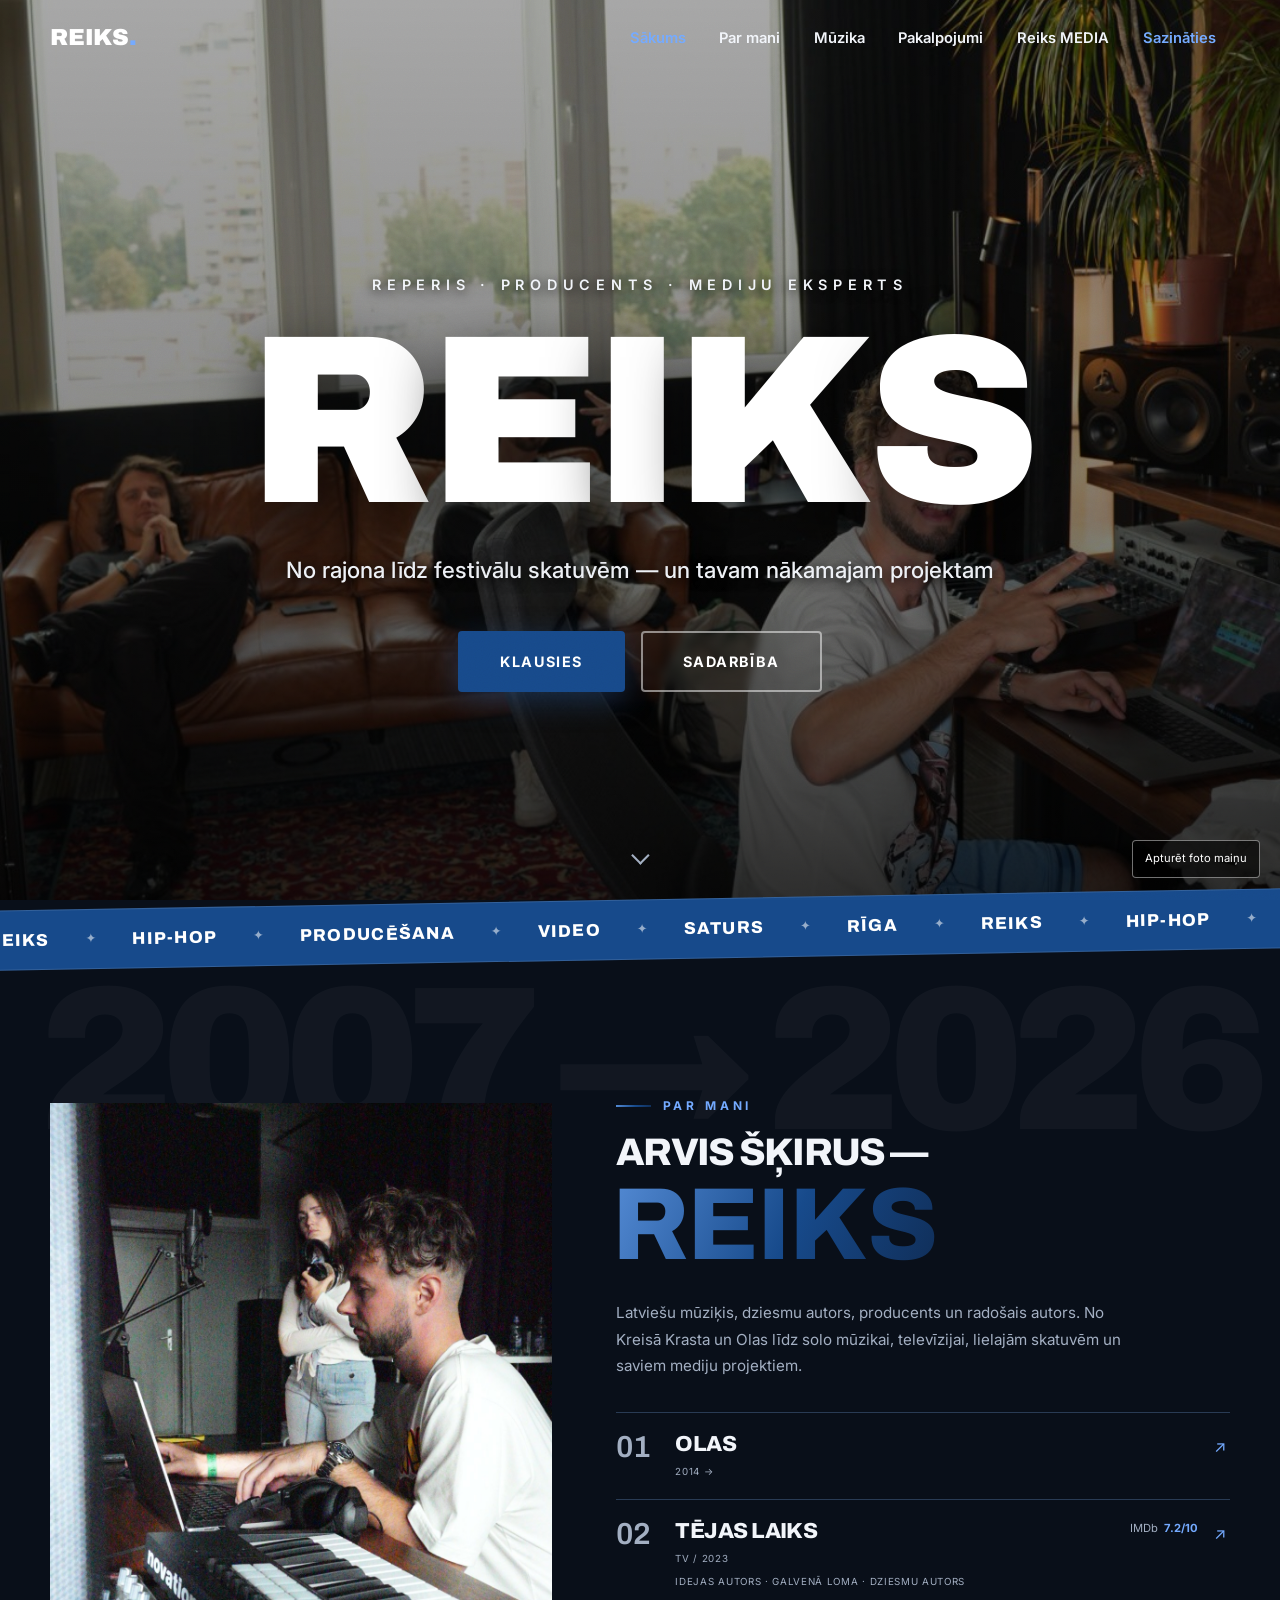
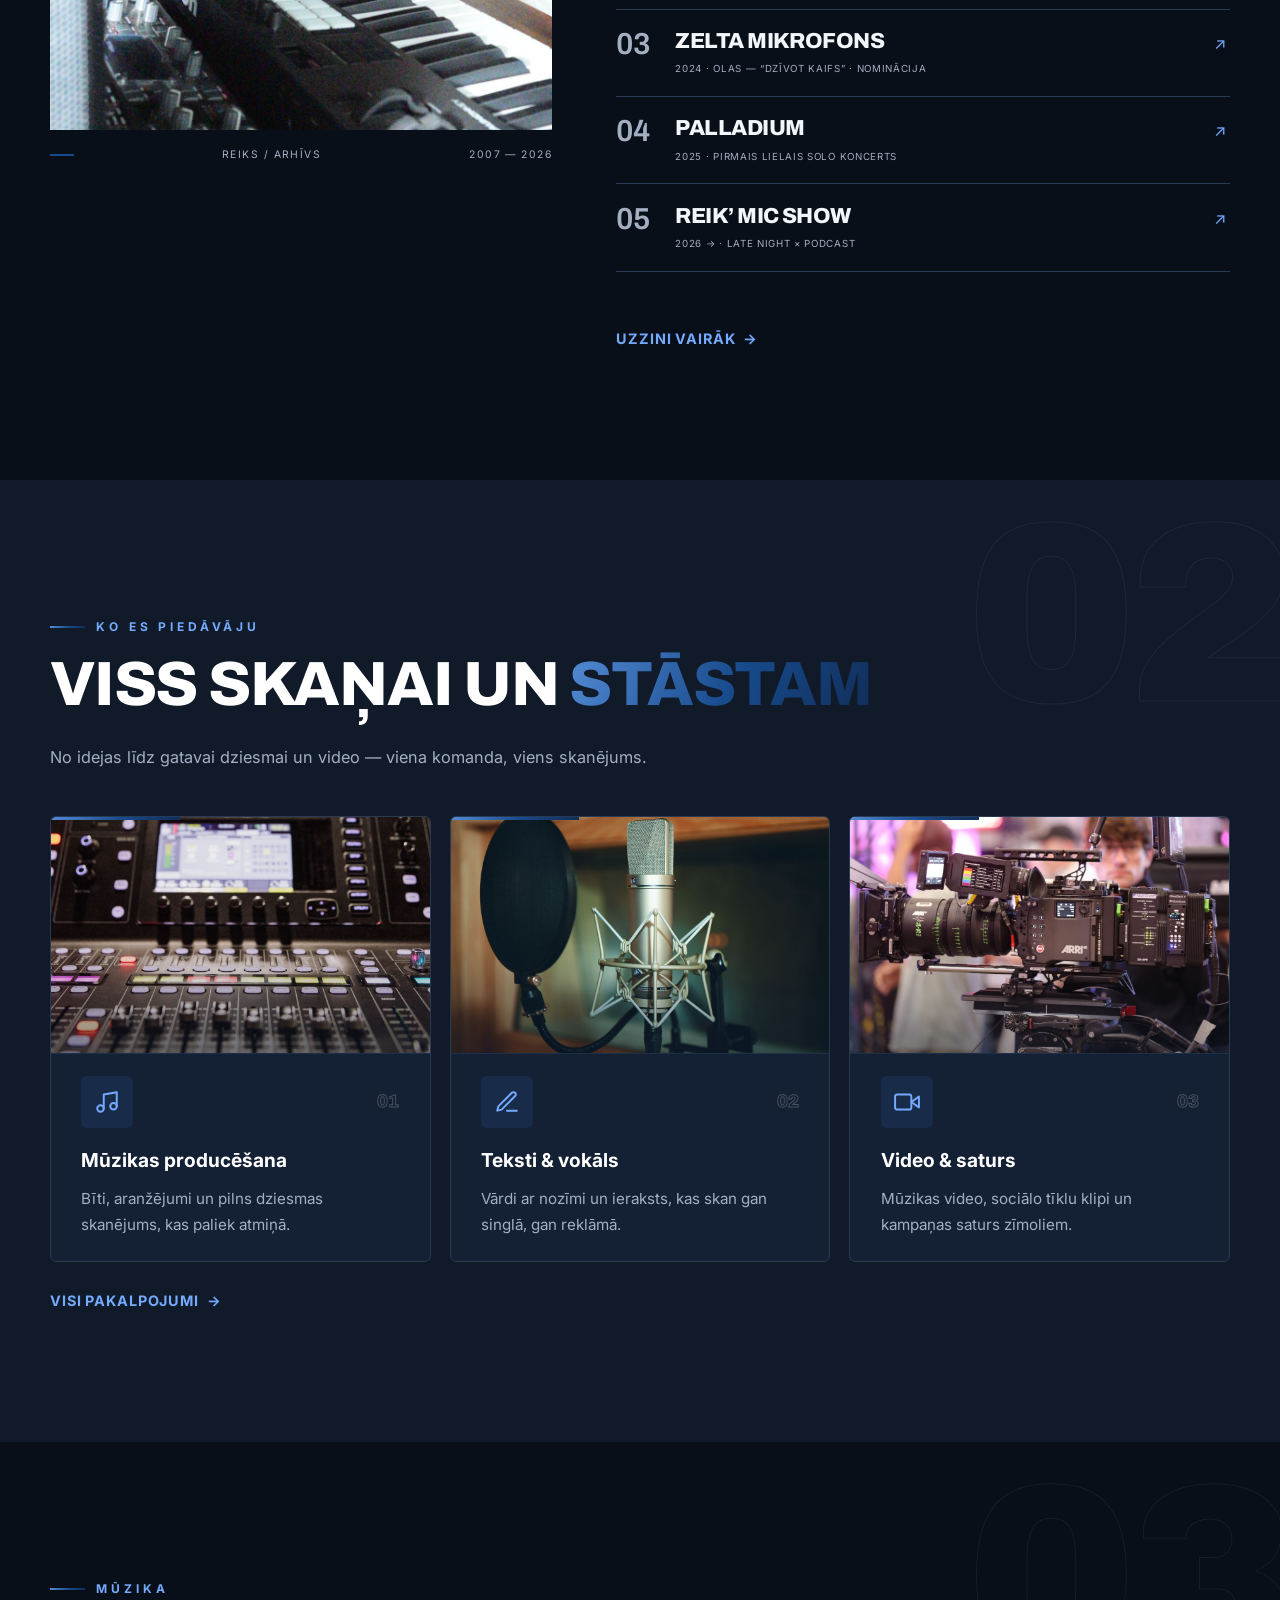
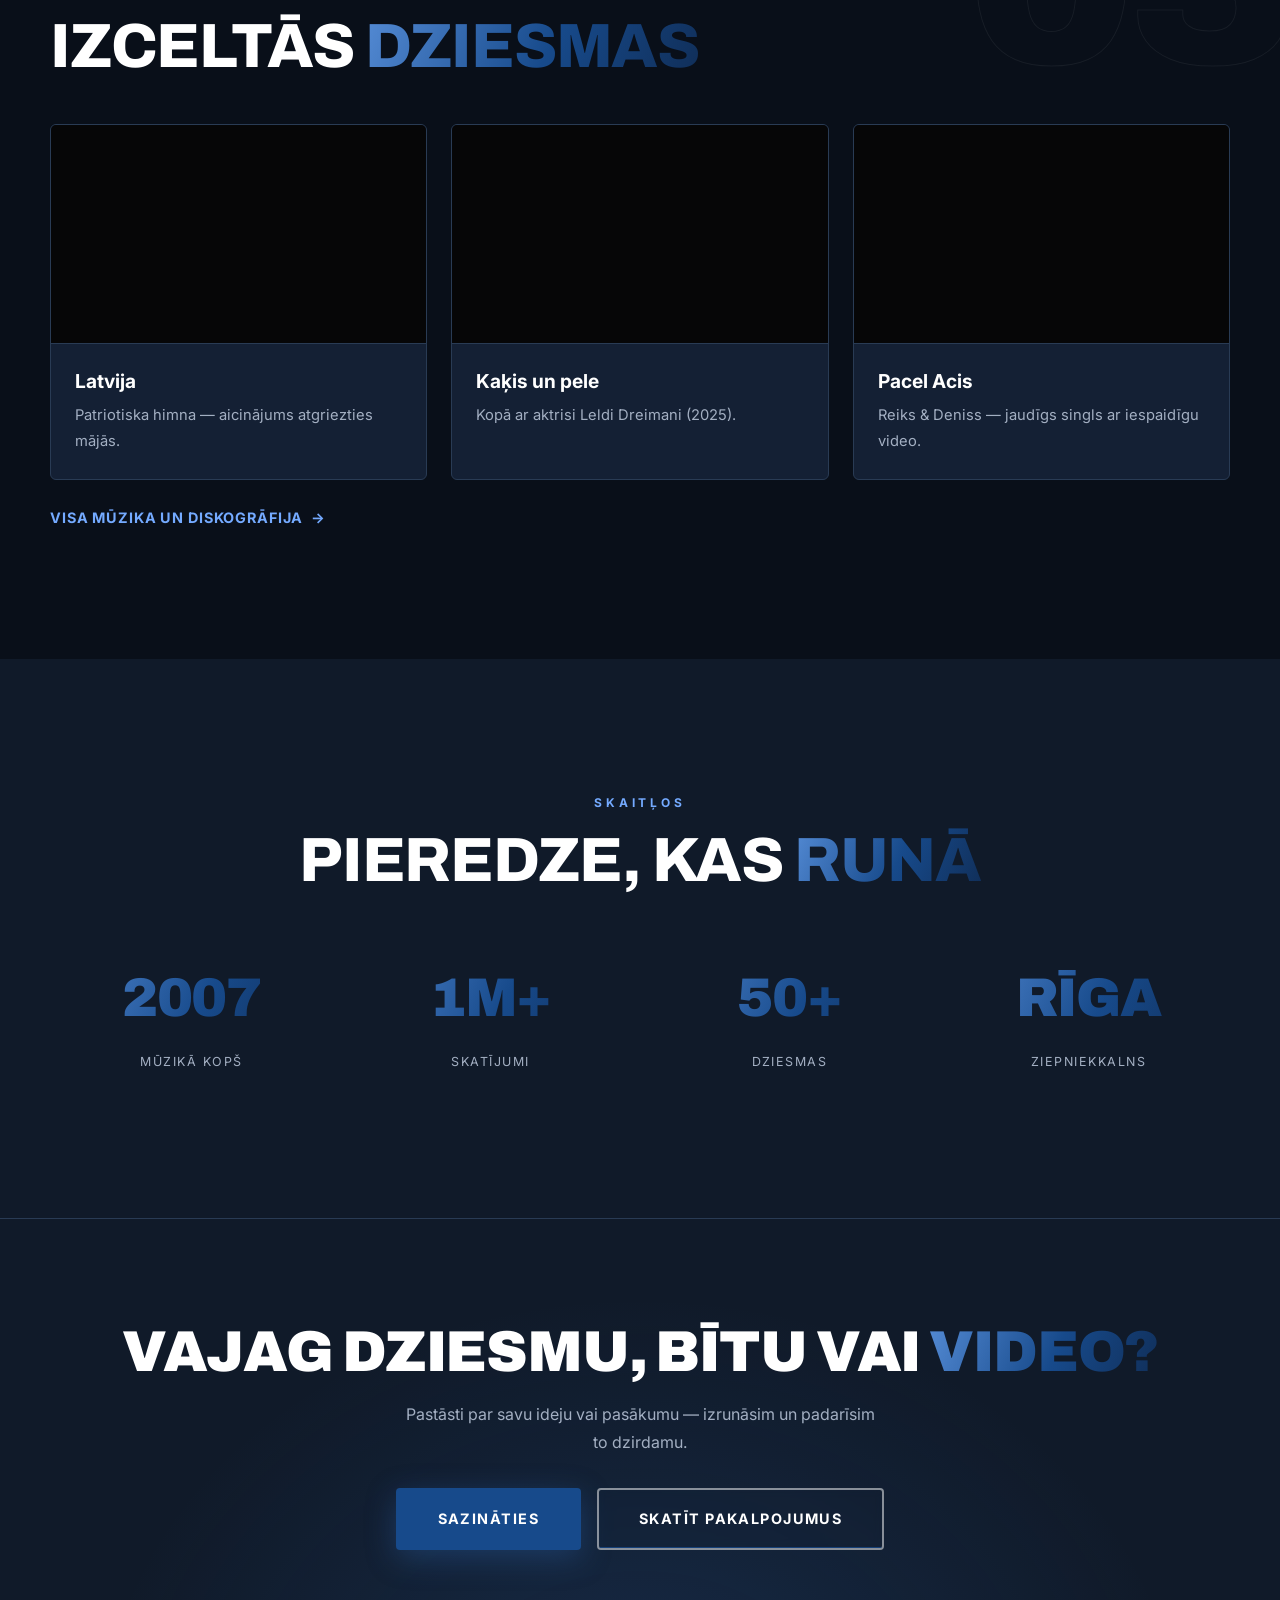
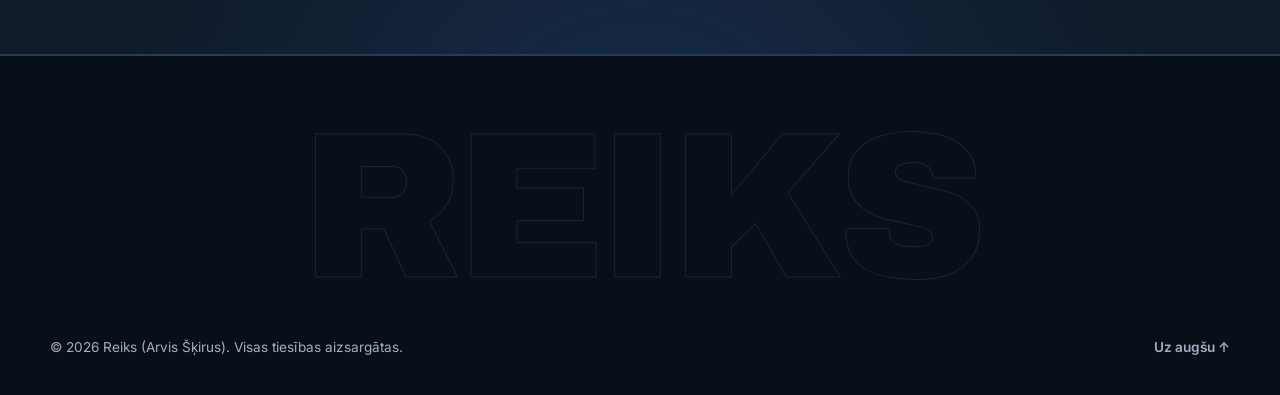
<file: index.html>
<!DOCTYPE html>
<html lang="lv">
<head>
  <meta charset="UTF-8">
  <meta name="viewport" content="width=device-width, initial-scale=1.0">
  <meta name="description" content="REIKS (Arvis Šķirus) — latviešu reperis, dziesmu autors, producents un mediju eksperts no Rīgas. Mūzika, sadarbības, producēšana, video un saturs.">
  <title>REIKS — Reperis · Producents · Mediju eksperts</title>
  <link rel="icon" type="image/svg+xml" href="assets/favicon.svg">
  <link rel="canonical" href="https://reiks.lv/">

  <!-- Open Graph / social sharing -->
  <meta property="og:type" content="website">
  <meta property="og:site_name" content="REIKS">
  <meta property="og:locale" content="lv_LV">
  <meta property="og:url" content="https://reiks.lv/">
  <meta property="og:title" content="REIKS — Reperis · Producents · Mediju eksperts">
  <meta property="og:description" content="Latviešu reperis, dziesmu autors, producents un mediju eksperts no Rīgas. Mūzika, producēšana, video un saturs.">
  <meta name="twitter:card" content="summary_large_image">

  <link rel="preconnect" href="https://fonts.googleapis.com">
  <link rel="preconnect" href="https://fonts.gstatic.com" crossorigin>
  <link href="https://fonts.googleapis.com/css2?family=Archivo:wght@600;700;800;900&family=Inter:wght@400;500;600;700;800&display=swap" rel="stylesheet">
  <link rel="stylesheet" href="styles.css">
  <link rel="stylesheet" href="career.css">
  <script src="career.js" defer></script>
</head>
<body>

  <div class="scroll-progress" aria-hidden="true"></div>

  <!-- ============================================================
       SHARED NAVIGATION (identical on every page — update all 4
       files if you change the links)
       ============================================================ -->
  <header class="site-header" id="site-header">
    <nav class="nav container" aria-label="Galvenā navigācija">
      <a href="/" class="nav__logo">REIKS<span class="nav__logo-dot">.</span></a>
      <button class="nav__toggle" aria-label="Atvērt izvēlni" aria-expanded="false" aria-controls="nav-menu">
        <span class="nav__toggle-bar"></span>
        <span class="nav__toggle-bar"></span>
        <span class="nav__toggle-bar"></span>
      </button>
      <ul class="nav__menu" id="nav-menu">
        <li><a href="/" class="nav__link nav__link--active">Sākums</a></li>
        <li><a href="/about" class="nav__link">Par mani</a></li>
        <li><a href="/music" class="nav__link">Mūzika</a></li>
        <li><a href="/services" class="nav__link">Pakalpojumi</a></li>
        <li><a href="/media" class="nav__link">Reiks MEDIA</a></li>
        <li><a href="/services#kontakti" class="nav__link nav__link--cta">Sazināties</a></li>
      </ul>
    </nav>
  </header>

  <main>

    <!-- ============================================================
         HERO
         ============================================================ -->
    <section class="hero hero--photos" id="sakums">
      <div class="hero__backdrop" aria-hidden="true">
        <img class="hero__slide is-active" src="assets/images/DSC04930.jpg" alt="" width="1080" height="1616" fetchpriority="high">
        <img class="hero__slide" src="assets/images/DSC04987.jpg" alt="" width="1080" height="1616" decoding="async">
      </div>
      <div class="hero__overlay"></div>
      <div class="hero__content container">
        <p class="hero__kicker">Reperis · Producents · Mediju eksperts</p>
        <h1 class="hero__title" id="hero-title">REIKS</h1>
        <p class="hero__tagline">No rajona līdz festivālu skatuvēm — un tavam nākamajam projektam</p>
        <div class="hero__actions">
          <a href="/music" class="btn btn--primary">Klausies</a>
          <a href="/services" class="btn btn--outline">Sadarbība</a>
        </div>
      </div>
      <button class="hero__pause" type="button" aria-pressed="false">Apturēt foto maiņu</button>
      <a href="#par-mani" class="hero__scroll" aria-label="Ritināt uz leju">
        <span class="hero__scroll-arrow"></span>
      </a>
    </section>

    <!-- MARQUEE -->
    <div class="marquee" aria-hidden="true">
      <div class="marquee__inner">
        <span>REIKS</span><i>✦</i><span>HIP-HOP</span><i>✦</i><span>PRODUCĒŠANA</span><i>✦</i><span>VIDEO</span><i>✦</i><span>SATURS</span><i>✦</i><span>RĪGA</span><i>✦</i>
        <span>REIKS</span><i>✦</i><span>HIP-HOP</span><i>✦</i><span>PRODUCĒŠANA</span><i>✦</i><span>VIDEO</span><i>✦</i><span>SATURS</span><i>✦</i><span>RĪGA</span><i>✦</i>
      </div>
    </div>

    <!-- ============================================================
         ABOUT TEASER (links to About page)
         ============================================================ -->
    <section class="section career" id="par-mani" aria-labelledby="career-title">
      <span class="career__years" aria-hidden="true">2007 → 2026</span>
      <div class="container career__grid">
        <figure class="career__media reveal">
          <div class="career__stage">
            <img class="career__image is-active" data-career-image="portrait" src="assets/images/DSC04987.jpg" alt="Reiks mūzikas studijā" width="1080" height="1616" loading="lazy">
            <img class="career__image" data-career-image="olas" src="assets/images/about/olas-photo.jpg" alt="Grupas OLAS dalībnieki — Arvis Reiks un Žanis Pavlovskis" width="500" height="500" loading="lazy" aria-hidden="true"><img class="career__image" data-career-image="tejas-laiks" src="assets/images/about/tejas-laiks-imdb.jpg" alt="Seriāla Tējas laiks plakāts no IMDb" width="380" height="562" loading="lazy" aria-hidden="true"><img class="career__image" data-career-image="zelta-mikrofons" src="assets/images/about/zelta-mikrofons-photo.jpg" alt="Zelta Mikrofons — balvas vizuālis pie OLAS nominācijas paziņojuma" width="1200" height="630" loading="lazy" aria-hidden="true"><img class="career__image" data-career-image="palladium" src="assets/images/about/palladium-photo.webp" alt="Reika solo koncerts Palladium — 2025. gada 14. novembris" width="1900" height="1000" loading="lazy" aria-hidden="true"><img class="career__image" data-career-image="reik-mic-show" src="assets/images/about/reik-mic-show-photo.jpg" alt="Reik Mic Show — epizode ar Alishuks M un Lāsmu Noviku" width="480" height="360" loading="lazy" aria-hidden="true">
          </div>
          <figcaption class="career__caption"><span>REIKS / ARHĪVS</span><span>2007 — 2026</span></figcaption>
        </figure>
        <div class="career__text">
          <p class="section__kicker reveal">Par mani</p>
          <h2 class="career__title reveal" id="career-title">ARVIS ŠĶIRUS —<br><span class="accent">REIKS</span></h2>
          <p class="career__intro reveal">Latviešu mūziķis, dziesmu autors, producents un radošais autors. No Kreisā Krasta un Olas līdz solo mūzikai, televīzijai, lielajām skatuvēm un saviem mediju projektiem.</p>
          <ol class="career__index"><li class="career__entry reveal">
      <button class="career__trigger" type="button" data-career="olas" aria-expanded="false" aria-controls="career-olas">
        <span class="career__number" aria-hidden="true">01</span><span class="career__copy"><span class="career__name">OLAS</span><span class="career__meta">2014 →</span></span><span class="career__arrow" aria-hidden="true">↗</span>
      </button>
      <div class="career__inline" id="career-olas" hidden><img src="assets/images/about/olas-photo.jpg" alt="Grupas OLAS dalībnieki — Arvis Reiks un Žanis Pavlovskis" width="500" height="500" loading="lazy"></div>
    </li><li class="career__entry reveal">
      <button class="career__trigger" type="button" data-career="tejas-laiks" aria-expanded="false" aria-controls="career-tejas-laiks">
        <span class="career__number" aria-hidden="true">02</span><span class="career__copy"><span class="career__name">TĒJAS LAIKS</span><span class="career__meta">TV / 2023</span><span class="career__meta">IDEJAS AUTORS · GALVENĀ LOMA · DZIESMU AUTORS</span></span><span class="career__arrow" aria-hidden="true">↗</span>
      </button>
      <a class="career__rating" href="https://www.imdb.com/title/tt29414906/" target="_blank" rel="noopener noreferrer" title="IMDb: 7.2/10 no 42 vērtējumiem; pārbaudīts 05.10.2026">IMDb <strong>7.2/10</strong><span aria-hidden="true">↗</span></a>
      <div class="career__inline" id="career-tejas-laiks" hidden><img src="assets/images/about/tejas-laiks-imdb.jpg" alt="Seriāla Tējas laiks plakāts no IMDb" width="380" height="562" loading="lazy"></div>
    </li><li class="career__entry reveal">
      <button class="career__trigger" type="button" data-career="zelta-mikrofons" aria-expanded="false" aria-controls="career-zelta-mikrofons">
        <span class="career__number" aria-hidden="true">03</span><span class="career__copy"><span class="career__name">ZELTA MIKROFONS</span><span class="career__meta">2024 · OLAS — “DZĪVOT KAIFS” · NOMINĀCIJA</span></span><span class="career__arrow" aria-hidden="true">↗</span>
      </button>
      <div class="career__inline" id="career-zelta-mikrofons" hidden><img src="assets/images/about/zelta-mikrofons-photo.jpg" alt="Zelta Mikrofons — balvas vizuālis pie OLAS nominācijas paziņojuma" width="1200" height="630" loading="lazy"></div>
    </li><li class="career__entry reveal">
      <button class="career__trigger" type="button" data-career="palladium" aria-expanded="false" aria-controls="career-palladium">
        <span class="career__number" aria-hidden="true">04</span><span class="career__copy"><span class="career__name">PALLADIUM</span><span class="career__meta">2025 · PIRMAIS LIELAIS SOLO KONCERTS</span></span><span class="career__arrow" aria-hidden="true">↗</span>
      </button>
      <div class="career__inline" id="career-palladium" hidden><img src="assets/images/about/palladium-photo.webp" alt="Reika solo koncerts Palladium — 2025. gada 14. novembris" width="1900" height="1000" loading="lazy"></div>
    </li><li class="career__entry reveal">
      <button class="career__trigger" type="button" data-career="reik-mic-show" aria-expanded="false" aria-controls="career-reik-mic-show">
        <span class="career__number" aria-hidden="true">05</span><span class="career__copy"><span class="career__name">REIK’ MIC SHOW</span><span class="career__meta">2026 → · LATE NIGHT × PODCAST</span></span><span class="career__arrow" aria-hidden="true">↗</span>
      </button>
      <div class="career__inline" id="career-reik-mic-show" hidden><img src="assets/images/about/reik-mic-show-photo.jpg" alt="Reik Mic Show — epizode ar Alishuks M un Lāsmu Noviku" width="480" height="360" loading="lazy"></div>
    </li></ol>
          <a href="/about" class="arrow-link reveal">Uzzini vairāk <span aria-hidden="true">→</span></a>
        </div>
      </div>
    </section>

    <!-- ============================================================
         CAPABILITIES PREVIEW (links to Services page)
         ============================================================ -->
    <section class="section section--alt" id="prasmes">
      <span class="section__ghost" aria-hidden="true">02</span>
      <div class="container">
        <p class="section__kicker reveal">Ko es piedāvāju</p>
        <h2 class="section__title reveal">Viss skaņai un <span class="accent">stāstam</span></h2>
        <p class="section__lead reveal">
          No idejas līdz gatavai dziesmai un video — viena komanda, viens skanējums.
        </p>

        <div class="services-grid">
          <article class="service-card service-card--visual glow-card reveal">
            <div class="service-card__media"><img class="service-card__photo service-card__photo--production" src="assets/images/services/production.jpg" alt="Mūzikas studijas miksēšanas pults" loading="lazy" decoding="async"></div>
            <div class="service-card__head">
              <div class="service-card__icon" aria-hidden="true">
                <svg viewBox="0 0 24 24" fill="none" stroke="currentColor" stroke-width="1.8" stroke-linecap="round" stroke-linejoin="round"><path d="M9 18V5l12-2v13"/><circle cx="6" cy="18" r="3"/><circle cx="18" cy="16" r="3"/></svg>
              </div>
              <span class="service-card__no">01</span>
            </div>
            <h3 class="service-card__title">Mūzikas producēšana</h3>
            <p class="service-card__text">Bīti, aranžējumi un pilns dziesmas skanējums, kas paliek atmiņā.</p>
          </article>

          <article class="service-card service-card--visual glow-card reveal">
            <div class="service-card__media"><img class="service-card__photo service-card__photo--vocals" src="assets/images/services/vocals.jpg" alt="Studijas mikrofons ar popfiltru vokāla ierakstam" loading="lazy" decoding="async"></div>
            <div class="service-card__head">
              <div class="service-card__icon" aria-hidden="true">
                <svg viewBox="0 0 24 24" fill="none" stroke="currentColor" stroke-width="1.8" stroke-linecap="round" stroke-linejoin="round"><path d="M12 20h9"/><path d="M16.5 3.5a2.121 2.121 0 0 1 3 3L7 19l-4 1 1-4L16.5 3.5z"/></svg>
              </div>
              <span class="service-card__no">02</span>
            </div>
            <h3 class="service-card__title">Teksti & vokāls</h3>
            <p class="service-card__text">Vārdi ar nozīmi un ieraksts, kas skan gan singlā, gan reklāmā.</p>
          </article>

          <article class="service-card service-card--visual glow-card reveal">
            <div class="service-card__media"><img class="service-card__photo service-card__photo--video" src="assets/images/services/video.jpg" alt="Profesionāla kino kamera filmēšanas laukumā" loading="lazy" decoding="async"></div>
            <div class="service-card__head">
              <div class="service-card__icon" aria-hidden="true">
                <svg viewBox="0 0 24 24" fill="none" stroke="currentColor" stroke-width="1.8" stroke-linecap="round" stroke-linejoin="round"><path d="M23 7l-7 5 7 5V7z"/><rect x="1" y="5" width="15" height="14" rx="2" ry="2"/></svg>
              </div>
              <span class="service-card__no">03</span>
            </div>
            <h3 class="service-card__title">Video & saturs</h3>
            <p class="service-card__text">Mūzikas video, sociālo tīklu klipi un kampaņas saturs zīmoliem.</p>
          </article>
        </div>

        <a href="/services" class="arrow-link reveal">Visi pakalpojumi <span aria-hidden="true">→</span></a>
      </div>
    </section>

    <!-- ============================================================
         FEATURED MUSIC (links to Music page)
         ============================================================ -->
    <section class="section music" id="muzika">
      <span class="section__ghost" aria-hidden="true">03</span>
      <div class="container">
        <p class="section__kicker reveal">Mūzika</p>
        <h2 class="section__title reveal">Izceltās <span class="accent">dziesmas</span></h2>

        <div class="music__grid">
          <article class="track-card glow-card reveal">
            <div class="track-card__embed">
              <iframe src="https://www.youtube-nocookie.com/embed/NeEOlbkTz-A" title="REIKS — LATVIJA (Official Video)" loading="lazy" allow="accelerometer; autoplay; clipboard-write; encrypted-media; gyroscope; picture-in-picture; web-share" allowfullscreen></iframe>
            </div>
            <div class="track-card__body">
              <h3 class="track-card__title">Latvija</h3>
              <p class="track-card__text">Patriotiska himna — aicinājums atgriezties mājās.</p>
            </div>
          </article>

          <article class="track-card glow-card reveal">
            <div class="track-card__embed">
              <iframe src="https://www.youtube-nocookie.com/embed/PH-bj7ggvGA" title="Reiks, Lelde Dreimane — Kaķis un pele (Laternu Stundā)" loading="lazy" allow="accelerometer; autoplay; clipboard-write; encrypted-media; gyroscope; picture-in-picture; web-share" allowfullscreen></iframe>
            </div>
            <div class="track-card__body">
              <h3 class="track-card__title">Kaķis un pele</h3>
              <p class="track-card__text">Kopā ar aktrisi Leldi Dreimani (2025).</p>
            </div>
          </article>

          <article class="track-card glow-card reveal">
            <div class="track-card__embed">
              <iframe src="https://www.youtube-nocookie.com/embed/BonzBC7Jm8U" title="Reiks & Deniss — Pacel Acis (Official Video)" loading="lazy" allow="accelerometer; autoplay; clipboard-write; encrypted-media; gyroscope; picture-in-picture; web-share" allowfullscreen></iframe>
            </div>
            <div class="track-card__body">
              <h3 class="track-card__title">Pacel Acis</h3>
              <p class="track-card__text">Reiks & Deniss — jaudīgs singls ar iespaidīgu video.</p>
            </div>
          </article>
        </div>

        <a href="/music" class="arrow-link reveal">Visa mūzika un diskogrāfija <span aria-hidden="true">→</span></a>
      </div>
    </section>

    <!-- ============================================================
         METRICS BAND
         ============================================================ -->
    <section class="section section--alt section--center">
      <div class="container">
        <p class="section__kicker reveal">Skaitļos</p>
        <h2 class="section__title reveal">Pieredze, kas <span class="accent">runā</span></h2>
        <div class="metrics">
          <div class="metric reveal"><span class="metric__num">2007</span><span class="metric__label">Mūzikā kopš</span></div>
          <div class="metric reveal"><span class="metric__num">1M+</span><span class="metric__label">Skatījumi</span></div>
          <div class="metric reveal"><span class="metric__num">50+</span><span class="metric__label">Dziesmas</span></div>
          <div class="metric reveal"><span class="metric__num">RĪGA</span><span class="metric__label">Ziepniekkalns</span></div>
        </div>
      </div>
    </section>

    <!-- ============================================================
         CTA BAND
         ============================================================ -->
    <section class="cta-band">
      <div class="container">
        <h2 class="cta-band__title reveal">Vajag dziesmu, bītu vai <span class="accent">video?</span></h2>
        <p class="cta-band__text reveal">Pastāsti par savu ideju vai pasākumu — izrunāsim un padarīsim to dzirdamu.</p>
        <div class="cta-band__actions reveal">
          <a href="/services#kontakti" class="btn btn--primary">Sazināties</a>
          <a href="/services" class="btn btn--outline">Skatīt pakalpojumus</a>
        </div>
      </div>
    </section>

  </main>

  <!-- ============================================================
       SHARED FOOTER
       ============================================================ -->
  <footer class="site-footer">
    <p class="site-footer__wordmark" aria-hidden="true">REIKS</p>
    <div class="container site-footer__inner">
      <p class="site-footer__copy">© <span id="year">2026</span> Reiks (Arvis Šķirus). Visas tiesības aizsargātas.</p>
      <a href="#sakums" class="site-footer__top">Uz augšu ↑</a>
    </div>
  </footer>

  <script src="script.js"></script>
</body>
</html>
</file>
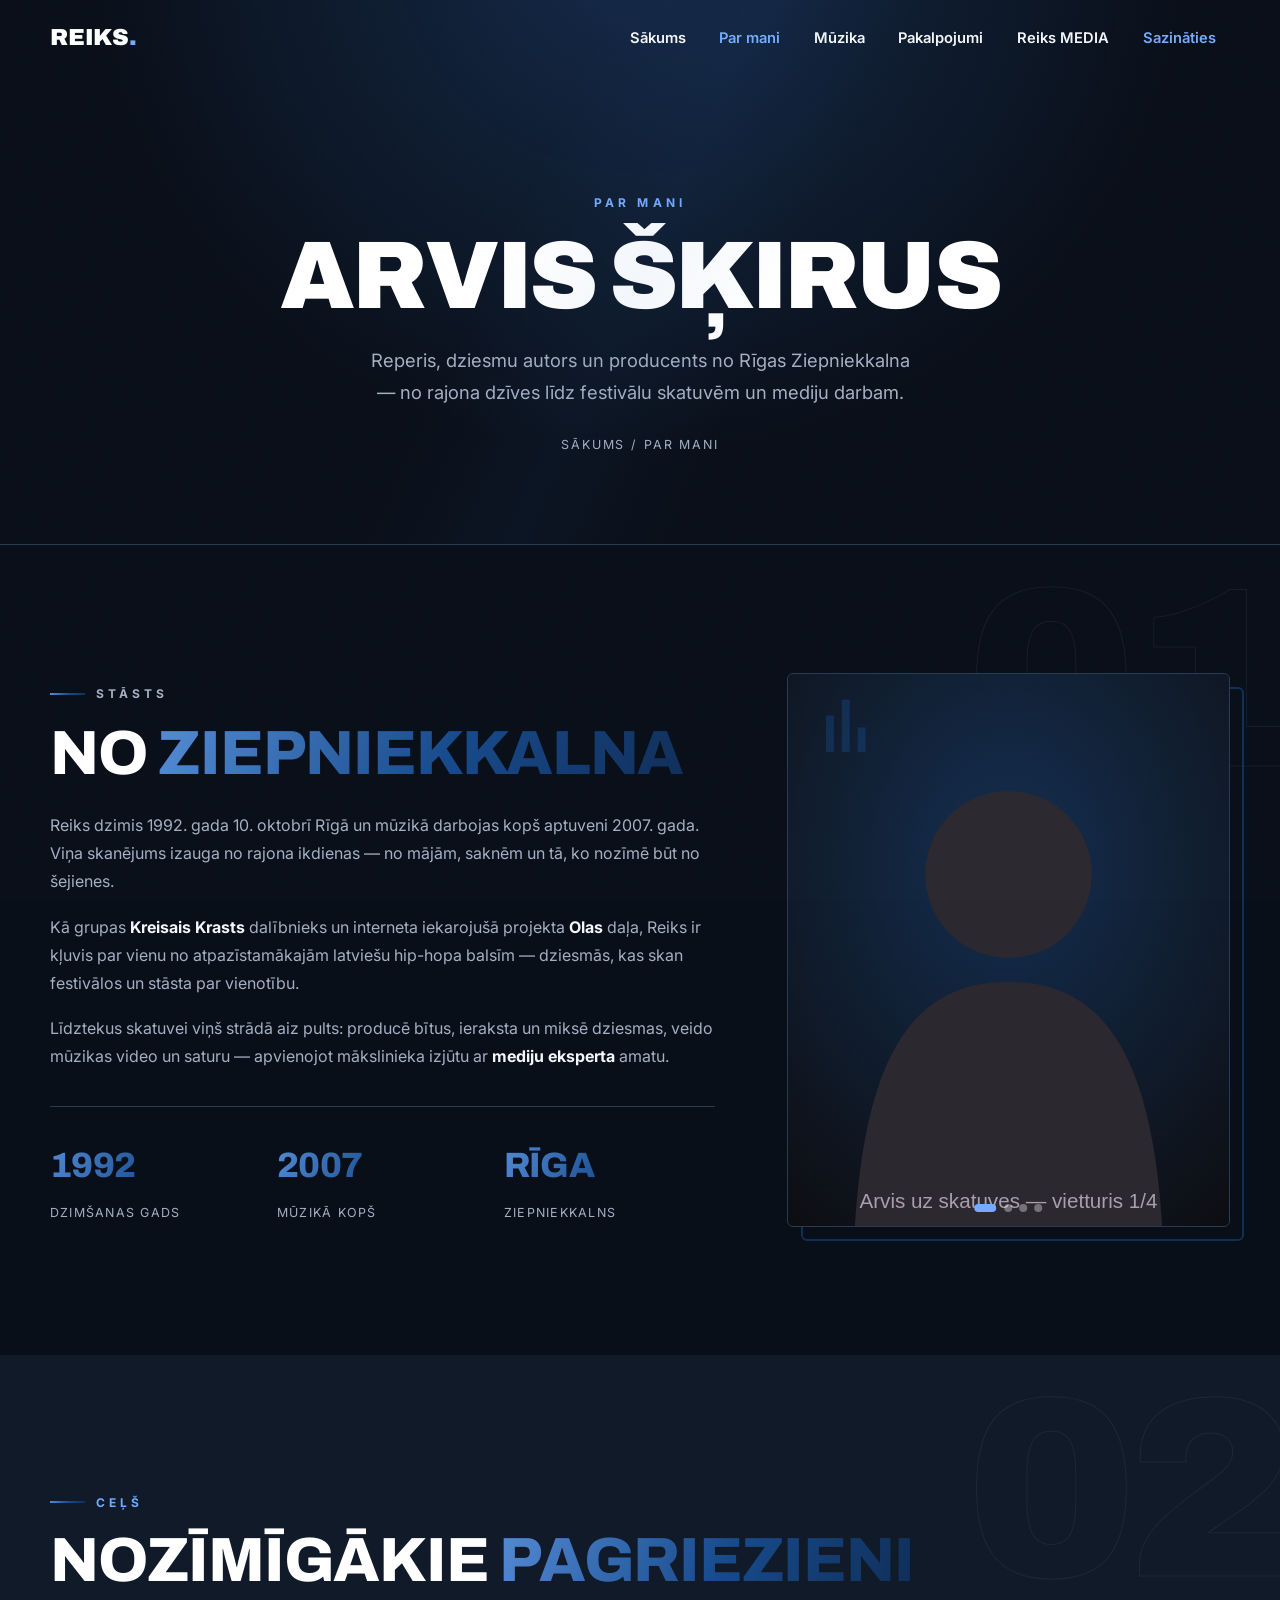
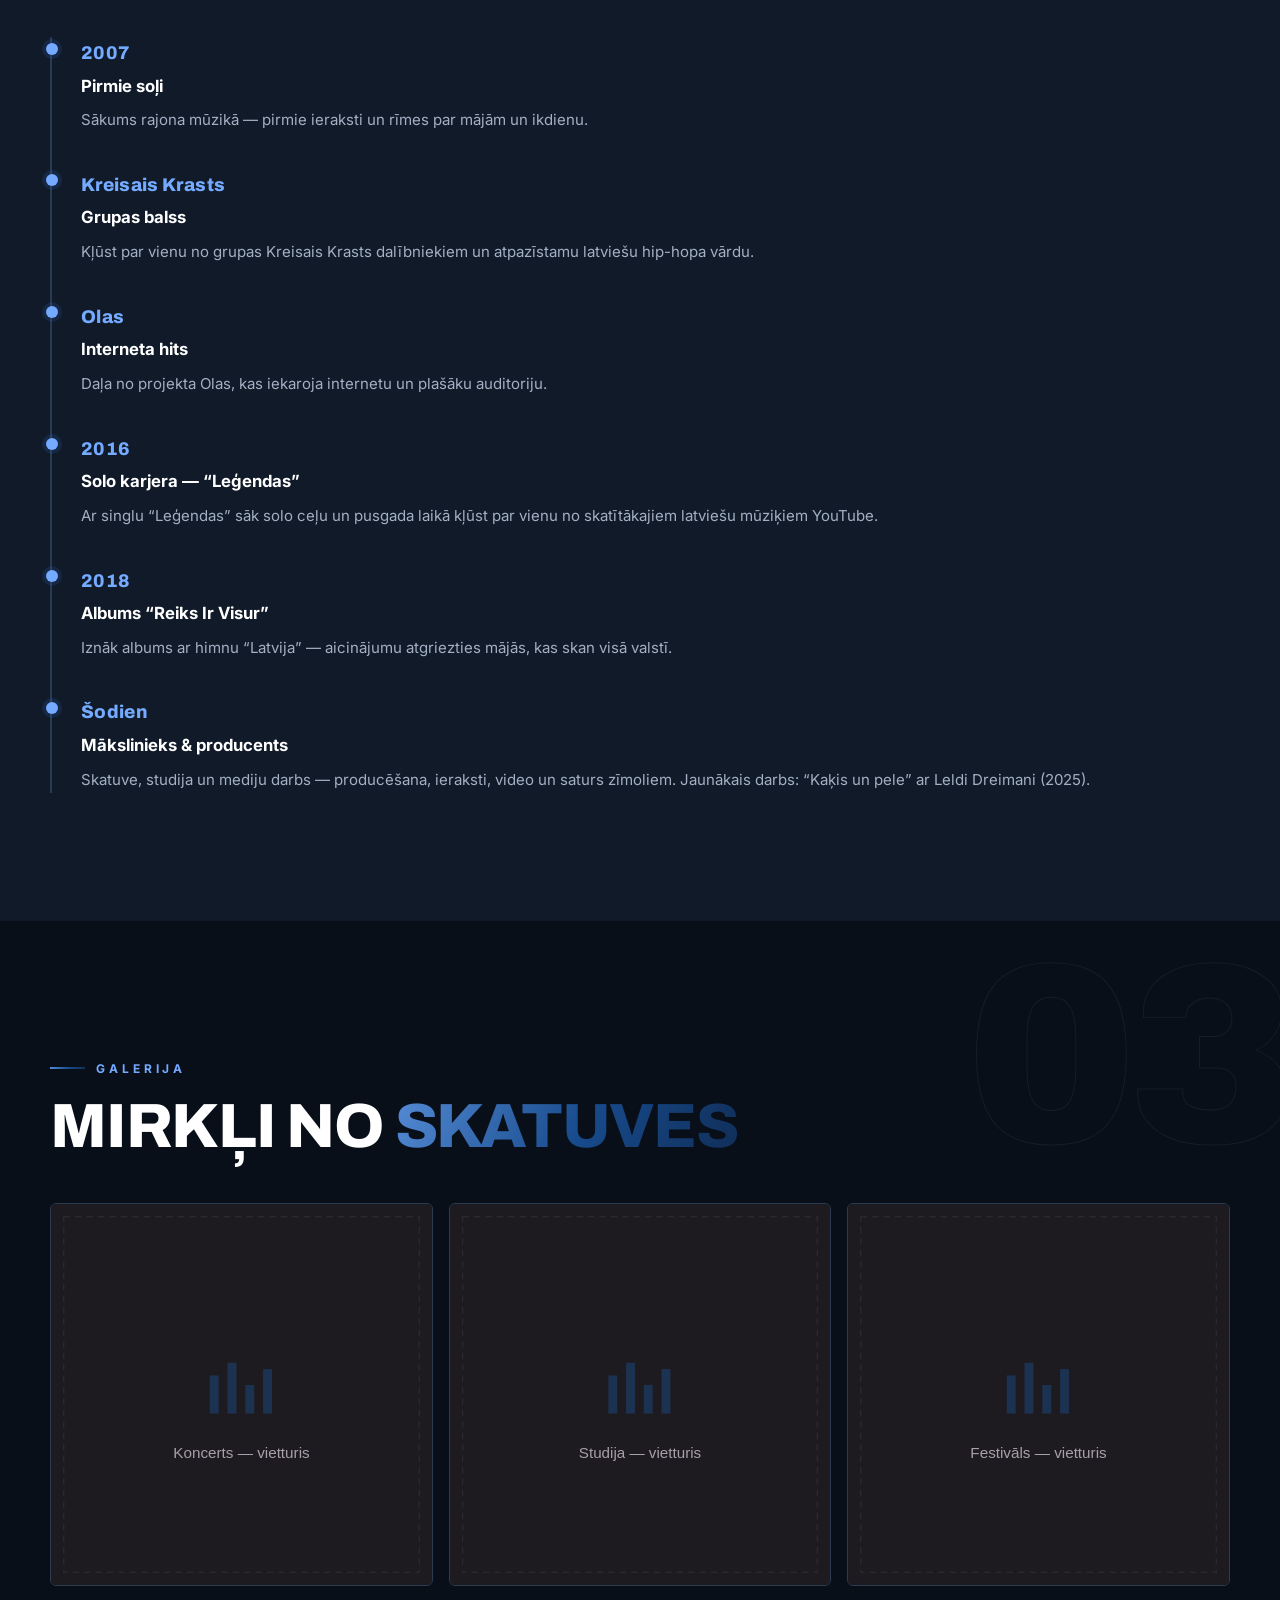
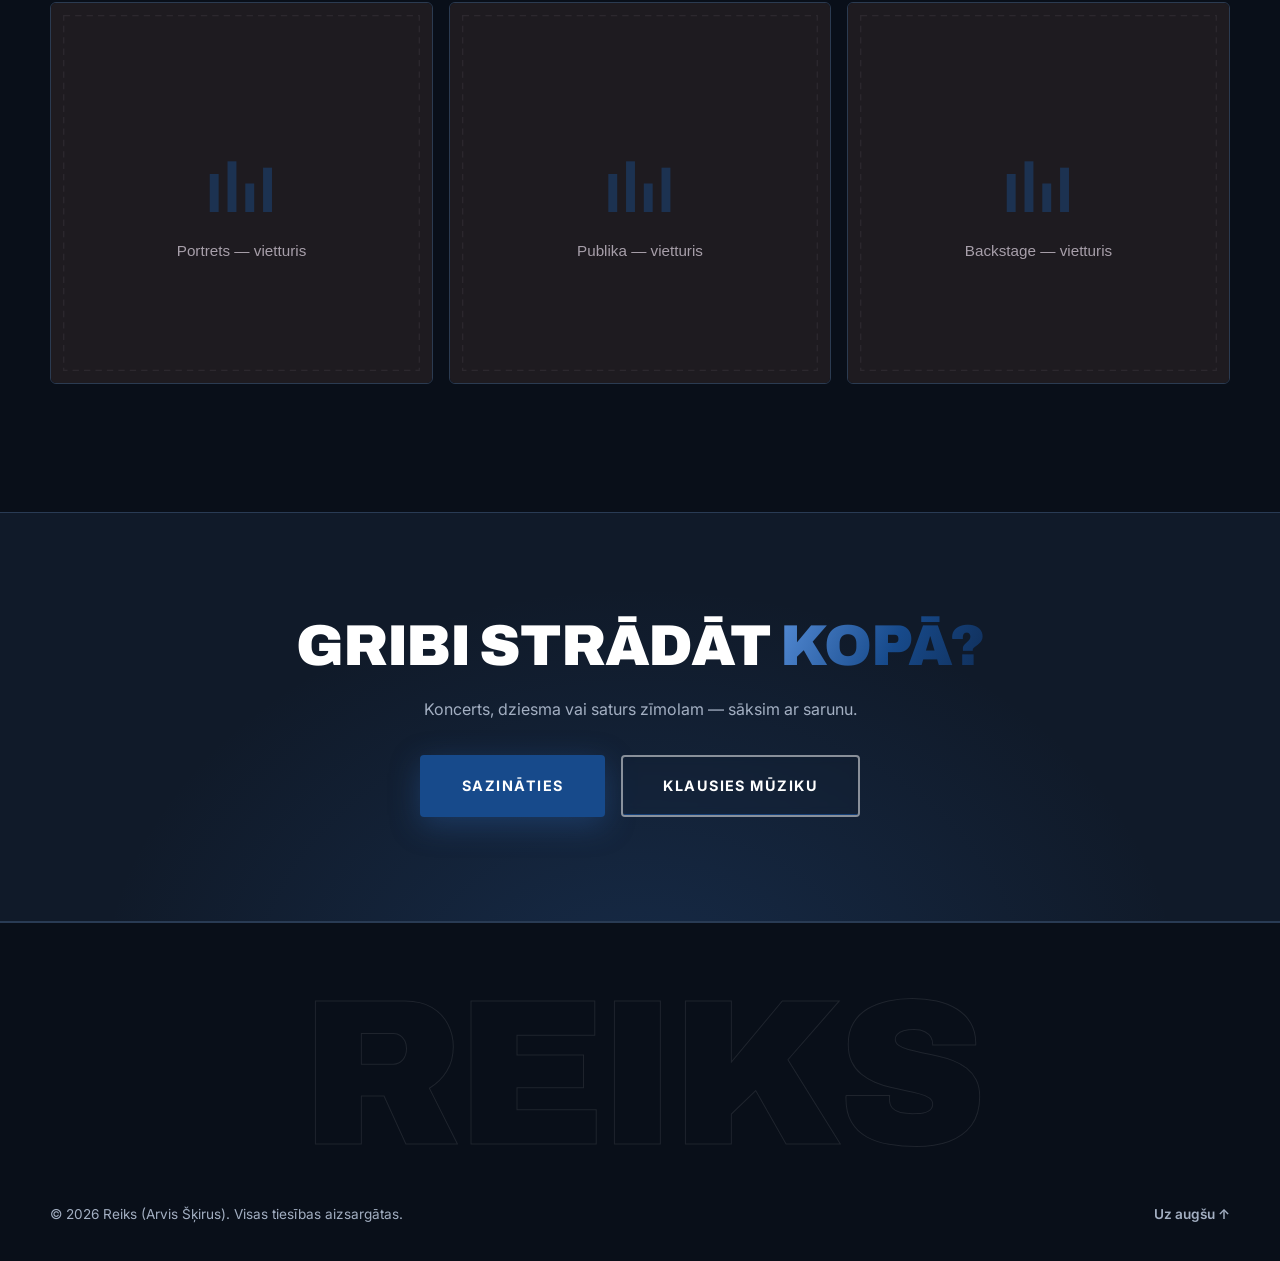
<file: about.html>
<!DOCTYPE html>
<html lang="lv">
<head>
  <meta charset="UTF-8">
  <meta name="viewport" content="width=device-width, initial-scale=1.0">
  <meta name="description" content="Par Reiks (Arvis Šķirus) — latviešu repera, dziesmu autora un producenta stāsts no Ziepniekkalna līdz festivālu skatuvēm un mediju darbam.">
  <title>Par mani — REIKS</title>
  <link rel="icon" type="image/svg+xml" href="assets/favicon.svg">
  <link rel="canonical" href="https://reiks.lv/about">

  <!-- Open Graph / social sharing -->
  <meta property="og:type" content="profile">
  <meta property="og:site_name" content="REIKS">
  <meta property="og:locale" content="lv_LV">
  <meta property="og:url" content="https://reiks.lv/about">
  <meta property="og:title" content="Par mani — REIKS">
  <meta property="og:description" content="Reiks (Arvis Šķirus) — no Rīgas Ziepniekkalna līdz festivālu skatuvēm un mediju darbam.">
  <meta name="twitter:card" content="summary_large_image">

  <link rel="preconnect" href="https://fonts.googleapis.com">
  <link rel="preconnect" href="https://fonts.gstatic.com" crossorigin>
  <link href="https://fonts.googleapis.com/css2?family=Archivo:wght@600;700;800;900&family=Inter:wght@400;500;600;700;800&display=swap" rel="stylesheet">
  <link rel="stylesheet" href="styles.css">
</head>
<body>

  <div class="scroll-progress" aria-hidden="true"></div>

  <header class="site-header" id="site-header">
    <nav class="nav container" aria-label="Galvenā navigācija">
      <a href="/" class="nav__logo">REIKS<span class="nav__logo-dot">.</span></a>
      <button class="nav__toggle" aria-label="Atvērt izvēlni" aria-expanded="false" aria-controls="nav-menu">
        <span class="nav__toggle-bar"></span>
        <span class="nav__toggle-bar"></span>
        <span class="nav__toggle-bar"></span>
      </button>
      <ul class="nav__menu" id="nav-menu">
        <li><a href="/" class="nav__link">Sākums</a></li>
        <li><a href="/about" class="nav__link nav__link--active">Par mani</a></li>
        <li><a href="/music" class="nav__link">Mūzika</a></li>
        <li><a href="/services" class="nav__link">Pakalpojumi</a></li>
        <li><a href="/media" class="nav__link">Reiks MEDIA</a></li>
        <li><a href="/services#kontakti" class="nav__link nav__link--cta">Sazināties</a></li>
      </ul>
    </nav>
  </header>

  <main>

    <!-- PAGE BANNER -->
    <section class="page-banner">
      <div class="container">
        <p class="page-banner__kicker">Par mani</p>
        <h1 class="page-banner__title">Arvis Šķirus</h1>
        <p class="page-banner__lead">Reperis, dziesmu autors un producents no Rīgas Ziepniekkalna — no rajona dzīves līdz festivālu skatuvēm un mediju darbam.</p>
        <p class="page-banner__path"><a href="/">Sākums</a> / Par mani</p>
      </div>
    </section>

    <!-- BIO + SLIDESHOW -->
    <section class="section">
      <span class="section__ghost" aria-hidden="true">01</span>
      <div class="container split split--media-right">
        <div class="split__media reveal">
          <div class="slideshow" role="img" aria-label="Reiks — foto slīdrāde">
            <img class="slideshow__slide slideshow__slide--active" src="assets/images/slide-1.svg" alt="Reiks uz skatuves">
            <img class="slideshow__slide" src="assets/images/slide-2.svg" alt="Reiks studijā" loading="lazy">
            <img class="slideshow__slide" src="assets/images/slide-3.svg" alt="Reiks festivālā" loading="lazy">
            <img class="slideshow__slide" src="assets/images/slide-4.svg" alt="Reiks ar publiku" loading="lazy">
            <div class="slideshow__dots" aria-hidden="true"></div>
          </div>
          <div class="about__image-frame" aria-hidden="true"></div>
        </div>
        <div class="about__text">
          <p class="section__kicker reveal">Stāsts</p>
          <h2 class="section__title reveal">No <span class="accent">Ziepniekkalna</span></h2>
          <p class="reveal">
            Reiks dzimis 1992. gada 10. oktobrī Rīgā un mūzikā darbojas kopš aptuveni
            2007. gada. Viņa skanējums izauga no rajona ikdienas — no mājām, saknēm
            un tā, ko nozīmē būt no šejienes.
          </p>
          <p class="reveal">
            Kā grupas <strong>Kreisais Krasts</strong> dalībnieks un interneta iekarojušā
            projekta <strong>Olas</strong> daļa, Reiks ir kļuvis par vienu no
            atpazīstamākajām latviešu hip-hopa balsīm — dziesmās, kas skan festivālos
            un stāsta par vienotību.
          </p>
          <p class="reveal">
            Līdztekus skatuvei viņš strādā aiz pults: producē bītus, ieraksta un miksē
            dziesmas, veido mūzikas video un saturu — apvienojot mākslinieka izjūtu ar
            <strong>mediju eksperta</strong> amatu.
          </p>

          <div class="about__stats reveal">
            <div class="stat"><span class="stat__num">1992</span><span class="stat__label">Dzimšanas gads</span></div>
            <div class="stat"><span class="stat__num">2007</span><span class="stat__label">Mūzikā kopš</span></div>
            <div class="stat"><span class="stat__num">RĪGA</span><span class="stat__label">Ziepniekkalns</span></div>
          </div>
        </div>
      </div>
    </section>

    <!-- TIMELINE -->
    <section class="section section--alt">
      <span class="section__ghost" aria-hidden="true">02</span>
      <div class="container">
        <p class="section__kicker reveal">Ceļš</p>
        <h2 class="section__title reveal">Nozīmīgākie <span class="accent">pagriezieni</span></h2>

        <div class="timeline">
          <div class="timeline__item reveal">
            <p class="timeline__year">2007</p>
            <h3 class="timeline__title">Pirmie soļi</h3>
            <p class="timeline__text">Sākums rajona mūzikā — pirmie ieraksti un rīmes par mājām un ikdienu.</p>
          </div>
          <div class="timeline__item reveal">
            <p class="timeline__year">Kreisais Krasts</p>
            <h3 class="timeline__title">Grupas balss</h3>
            <p class="timeline__text">Kļūst par vienu no grupas Kreisais Krasts dalībniekiem un atpazīstamu latviešu hip-hopa vārdu.</p>
          </div>
          <div class="timeline__item reveal">
            <p class="timeline__year">Olas</p>
            <h3 class="timeline__title">Interneta hits</h3>
            <p class="timeline__text">Daļa no projekta Olas, kas iekaroja internetu un plašāku auditoriju.</p>
          </div>
          <div class="timeline__item reveal">
            <p class="timeline__year">2016</p>
            <h3 class="timeline__title">Solo karjera — “Leģendas”</h3>
            <p class="timeline__text">Ar singlu “Leģendas” sāk solo ceļu un pusgada laikā kļūst par vienu no skatītākajiem latviešu mūziķiem YouTube.</p>
          </div>
          <div class="timeline__item reveal">
            <p class="timeline__year">2018</p>
            <h3 class="timeline__title">Albums “Reiks Ir Visur”</h3>
            <p class="timeline__text">Iznāk albums ar himnu “Latvija” — aicinājumu atgriezties mājās, kas skan visā valstī.</p>
          </div>
          <div class="timeline__item reveal">
            <p class="timeline__year">Šodien</p>
            <h3 class="timeline__title">Mākslinieks & producents</h3>
            <p class="timeline__text">Skatuve, studija un mediju darbs — producēšana, ieraksti, video un saturs zīmoliem. Jaunākais darbs: “Kaķis un pele” ar Leldi Dreimani (2025).</p>
          </div>
        </div>
      </div>
    </section>

    <!-- GALLERY -->
    <section class="section gallery">
      <span class="section__ghost" aria-hidden="true">03</span>
      <div class="container">
        <p class="section__kicker reveal">Galerija</p>
        <h2 class="section__title reveal">Mirkļi no <span class="accent">skatuves</span></h2>
        <div class="gallery__grid">
          <img class="reveal" src="assets/images/gallery-1.svg" alt="Foto no koncerta — vietturis" loading="lazy">
          <img class="reveal" src="assets/images/gallery-2.svg" alt="Foto no studijas — vietturis" loading="lazy">
          <img class="reveal" src="assets/images/gallery-3.svg" alt="Foto no festivāla — vietturis" loading="lazy">
          <img class="reveal" src="assets/images/gallery-4.svg" alt="Portreta foto — vietturis" loading="lazy">
          <img class="reveal" src="assets/images/gallery-5.svg" alt="Foto ar publiku — vietturis" loading="lazy">
          <img class="reveal" src="assets/images/gallery-6.svg" alt="Backstage foto — vietturis" loading="lazy">
        </div>
      </div>
    </section>

    <!-- CTA BAND -->
    <section class="cta-band">
      <div class="container">
        <h2 class="cta-band__title reveal">Gribi strādāt <span class="accent">kopā?</span></h2>
        <p class="cta-band__text reveal">Koncerts, dziesma vai saturs zīmolam — sāksim ar sarunu.</p>
        <div class="cta-band__actions reveal">
          <a href="/services#kontakti" class="btn btn--primary">Sazināties</a>
          <a href="/music" class="btn btn--outline">Klausies mūziku</a>
        </div>
      </div>
    </section>

  </main>

  <footer class="site-footer">
    <p class="site-footer__wordmark" aria-hidden="true">REIKS</p>
    <div class="container site-footer__inner">
      <p class="site-footer__copy">© <span id="year">2026</span> Reiks (Arvis Šķirus). Visas tiesības aizsargātas.</p>
      <a href="#" class="site-footer__top">Uz augšu ↑</a>
    </div>
  </footer>

  <script src="script.js"></script>
</body>
</html>
</file>
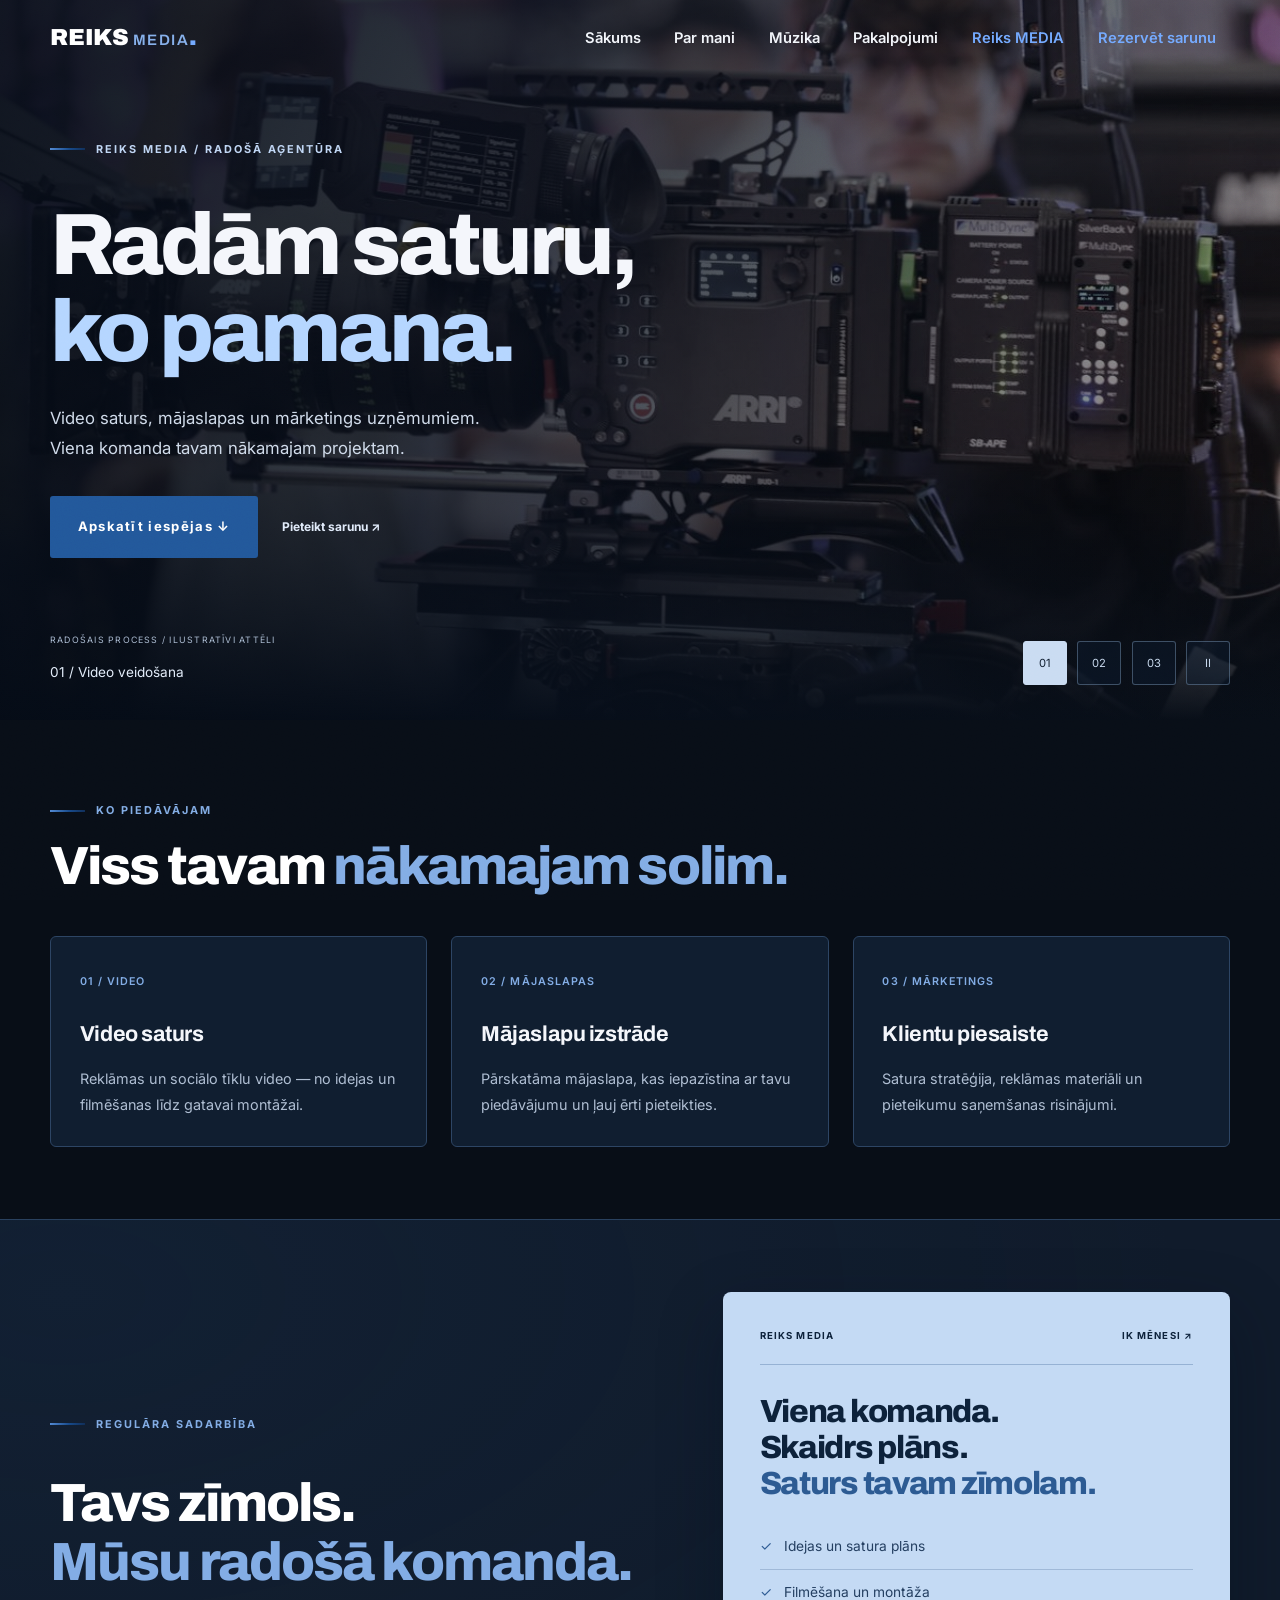
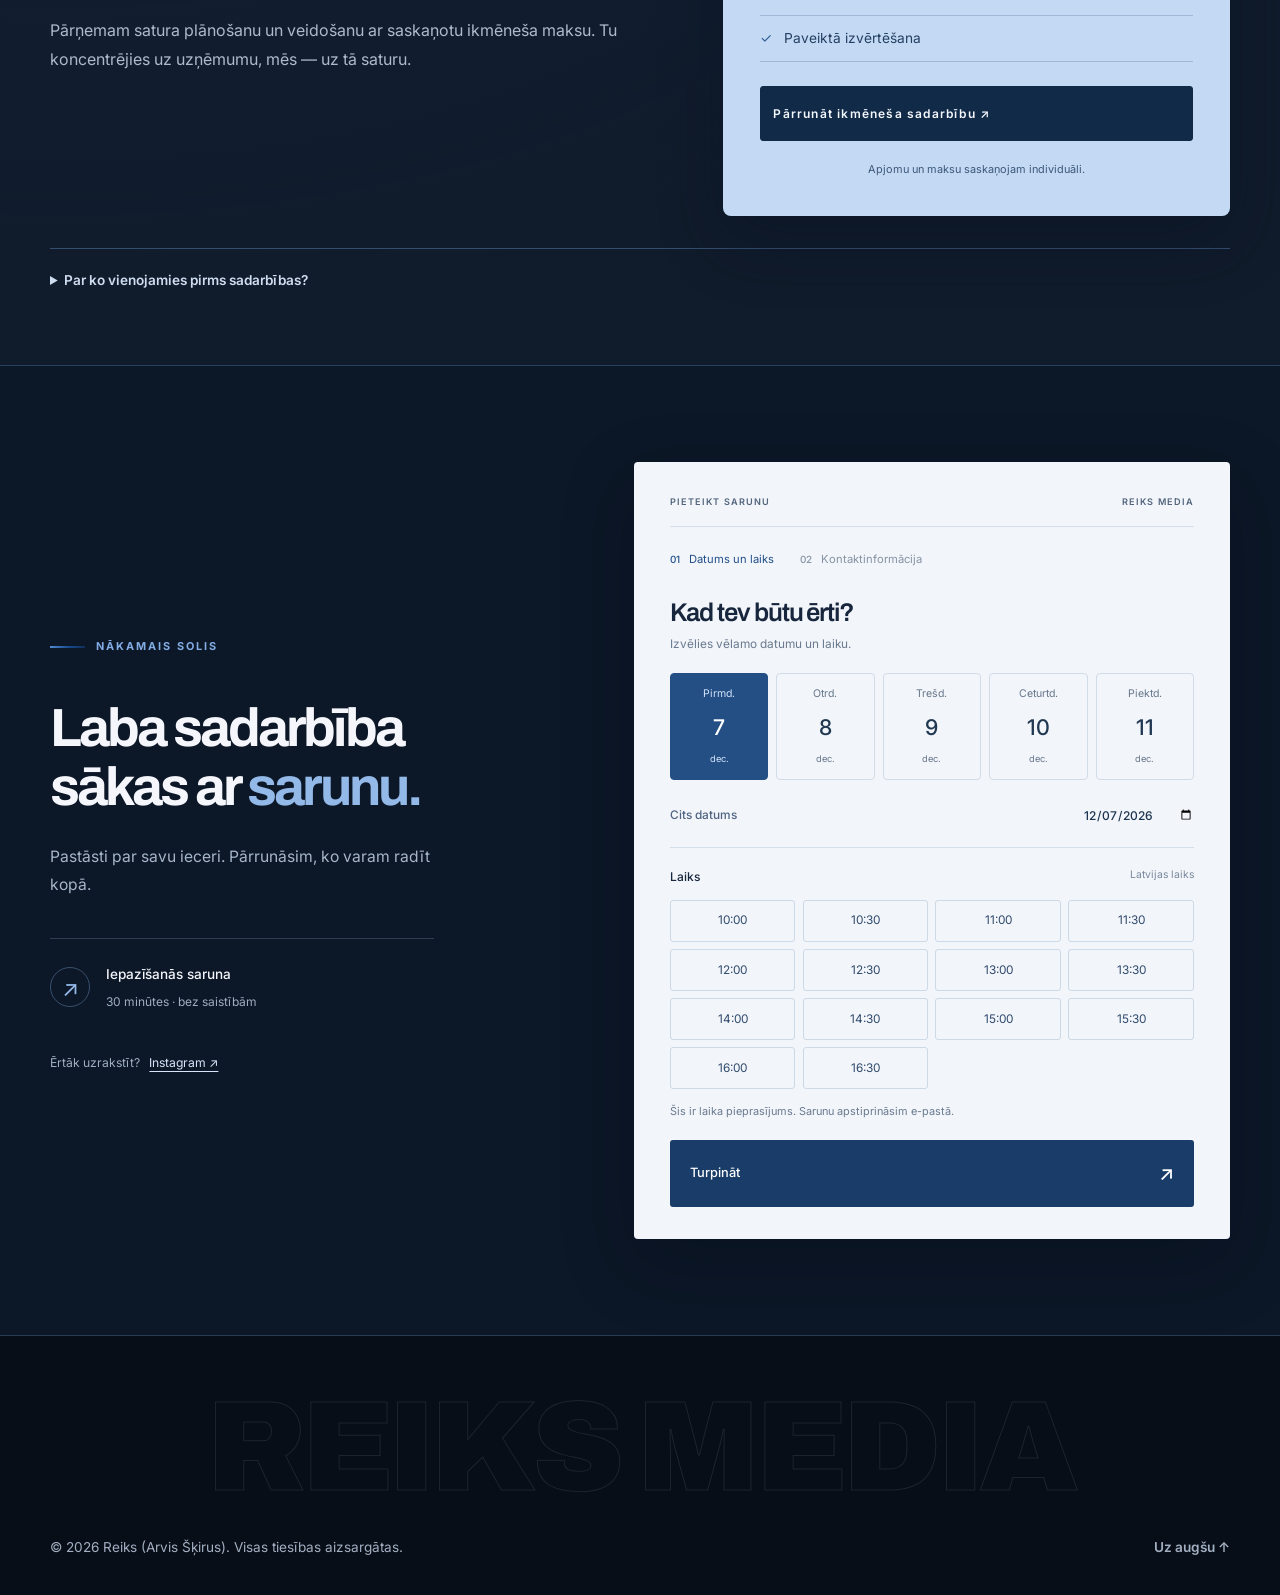
<file: media.html>
<!DOCTYPE html>
<html lang="lv">
<head>
  <meta charset="UTF-8">
  <meta name="viewport" content="width=device-width, initial-scale=1.0">
  <meta name="description" content="Reiks MEDIA — radošā aģentūra uzņēmumiem. Video veidošana, mājaslapu izstrāde, mārketings, klientu piesaiste un regulāra satura veidošana.">
  <title>Reiks MEDIA — radošā aģentūra</title>
  <link rel="icon" type="image/svg+xml" href="assets/favicon.svg">
  <link rel="canonical" href="https://reiks.lv/media">

  <!-- Open Graph / social sharing -->
  <meta property="og:type" content="website">
  <meta property="og:site_name" content="REIKS">
  <meta property="og:locale" content="lv_LV">
  <meta property="og:url" content="https://reiks.lv/media">
  <meta property="og:title" content="Reiks MEDIA — radošā aģentūra">
  <meta property="og:description" content="Video, mājaslapas un mārketings uzņēmumiem — no idejas līdz pieteikumam.">
  <meta name="twitter:card" content="summary_large_image">

  <link rel="preconnect" href="https://fonts.googleapis.com">
  <link rel="preconnect" href="https://fonts.gstatic.com" crossorigin>
  <link href="https://fonts.googleapis.com/css2?family=Archivo:wght@600;700;800;900&family=Inter:wght@400;500;600;700;800&display=swap" rel="stylesheet">
  <link rel="stylesheet" href="styles.css">
  <link rel="stylesheet" href="media.css">
</head>
<body class="media-page media-page--simple">

  <div class="scroll-progress" aria-hidden="true"></div>

  <header class="site-header" id="site-header">
    <nav class="nav container" aria-label="Galvenā navigācija">
      <a href="/" class="nav__logo">REIKS <small class="media-logo">MEDIA</small><span class="nav__logo-dot">.</span></a>
      <button class="nav__toggle" aria-label="Atvērt izvēlni" aria-expanded="false" aria-controls="nav-menu">
        <span class="nav__toggle-bar"></span>
        <span class="nav__toggle-bar"></span>
        <span class="nav__toggle-bar"></span>
      </button>
      <ul class="nav__menu" id="nav-menu">
        <li><a href="/" class="nav__link">Sākums</a></li>
        <li><a href="/about" class="nav__link">Par mani</a></li>
        <li><a href="/music" class="nav__link">Mūzika</a></li>
        <li><a href="/services" class="nav__link">Pakalpojumi</a></li>
        <li><a href="/media" class="nav__link nav__link--active" aria-current="page">Reiks MEDIA</a></li>
        <li><a href="#kontakti" class="nav__link nav__link--cta">Rezervēt sarunu</a></li>
      </ul>
    </nav>
  </header>

  <main id="saturs">
    <section class="media-hero media-hero--cinema" id="sakums" aria-label="Reiks MEDIA — radošā aģentūra">
      <div class="media-cinema" aria-roledescription="slaidrāde" aria-label="Radošā procesa foto">
        <img class="media-cinema__slide is-active" src="assets/images/services/video.jpg" alt="Profesionāla kamera filmēšanas laukumā" width="1200" height="800" fetchpriority="high">
        <img class="media-cinema__slide" src="assets/images/services/media-hero.jpg" alt="Videogrāfs gatavojas filmēšanai" width="1600" height="2400" decoding="async" aria-hidden="true">
        <img class="media-cinema__slide" src="assets/images/services/production.jpg" alt="Skaņas pults radošajā darba procesā" width="1200" height="1800" decoding="async" aria-hidden="true">
      </div>
      <div class="container media-cinema__content">
        <p class="section__kicker">REIKS MEDIA / RADOŠĀ AĢENTŪRA</p>
        <h1>Radām saturu,<br><span>ko pamana.</span></h1>
        <p class="media-cinema__lead">Video saturs, mājaslapas un mārketings uzņēmumiem.<br> Viena komanda tavam nākamajam projektam.</p>
        <div class="media-actions"><a class="btn btn--primary" href="#pakalpojumi">Apskatīt iespējas <span aria-hidden="true">↓</span></a><a class="arrow-link" href="#kontakti">Pieteikt sarunu ↗</a></div>
      </div>
      <div class="container media-cinema__bottom">
        <div><span class="media-cinema__eyebrow">RADOŠAIS PROCESS / ILUSTRATĪVI ATTĒLI</span><p id="media-slide-caption">01 / Video veidošana</p></div>
        <div class="media-cinema__controls" aria-label="Slaidrādes vadība">
          <button type="button" class="media-cinema__dot is-active" data-media-slide="0" aria-label="Rādīt foto: video veidošana" aria-pressed="true">01</button>
          <button type="button" class="media-cinema__dot" data-media-slide="1" aria-label="Rādīt foto: filmēšanas process" aria-pressed="false">02</button>
          <button type="button" class="media-cinema__dot" data-media-slide="2" aria-label="Rādīt foto: skaņas apstrāde" aria-pressed="false">03</button>
          <button type="button" class="media-cinema__pause" id="media-slides-pause" aria-label="Apturēt slaidrādi">Ⅱ</button>
        </div>
      </div>
    </section>
    <section class="section media-offer-summary" id="pakalpojumi" aria-labelledby="media-services-title"><div class="container">
      <p class="section__kicker">Ko piedāvājam</p><h2 class="section__title" id="media-services-title">Viss tavam <span class="accent">nākamajam solim.</span></h2>
      <div class="media-compact-services">
        <article><span class="media-number">01 / VIDEO</span><h3>Video saturs</h3><p>Reklāmas un sociālo tīklu video — no idejas un filmēšanas līdz gatavai montāžai.</p></article>
        <article><span class="media-number">02 / MĀJASLAPAS</span><h3>Mājaslapu izstrāde</h3><p>Pārskatāma mājaslapa, kas iepazīstina ar tavu piedāvājumu un ļauj ērti pieteikties.</p></article>
        <article><span class="media-number">03 / MĀRKETINGS</span><h3>Klientu piesaiste</h3><p>Satura stratēģija, reklāmas materiāli un pieteikumu saņemšanas risinājumi.</p></article>
      </div>
    </div></section>
    <section class="section media-retainer" id="sadarbiba" aria-labelledby="retainer-title"><div class="container">
      <div class="media-retainer__top">
        <div class="media-retainer__intro"><p class="section__kicker">Regulāra sadarbība</p><h2 class="section__title" id="retainer-title">Tavs zīmols.<br><span class="accent">Mūsu radošā komanda.</span></h2><p class="media-lead">Pārņemam satura plānošanu un veidošanu ar saskaņotu ikmēneša maksu. Tu koncentrējies uz uzņēmumu, mēs — uz tā saturu.</p></div>
        <aside class="media-retainer__offer" aria-label="Ikmēneša sadarbības piedāvājums"><div class="media-retainer__offer-top"><span>REIKS MEDIA</span><span>IK MĒNESI ↗</span></div><p class="media-retainer__offer-title">Viena komanda.<br>Skaidrs plāns.<br><span>Saturs tavam zīmolam.</span></p><ul class="media-retainer__included"><li>Idejas un satura plāns</li><li>Filmēšana un montāža</li><li>Paveiktā izvērtēšana</li></ul><a class="btn" href="#kontakti">Pārrunāt ikmēneša sadarbību ↗</a><p class="media-retainer__offer-note">Apjomu un maksu saskaņojam individuāli.</p></aside>
      </div>
      <details class="media-retainer__details"><summary>Par ko vienojamies pirms sadarbības?</summary><p>Par satura apjomu, filmēšanas reizēm, kanāliem, termiņiem, labojumiem un maksu. Publicēšanu iekļaujam pēc vienošanās. No tevis nepieciešama informācija par uzņēmumu un materiālu apstiprināšana.</p></details>
    </div></section>
    <section class="section section--alt media-booking" id="kontakti" aria-labelledby="booking-title"><div class="container">
      <div class="media-booking__layout">
        <div class="media-booking__intro">
          <p class="section__kicker">Nākamais solis</p>
          <h2 id="booking-title">Laba sadarbība<br>sākas ar <span>sarunu.</span></h2>
          <p class="media-lead">Pastāsti par savu ieceri. Pārrunāsim, ko varam radīt kopā.</p>
          <div class="media-booking__meeting"><span class="media-booking__meeting-icon" aria-hidden="true">↗</span><div><strong>Iepazīšanās saruna</strong><span>30 minūtes · bez saistībām</span></div></div>
          <p class="media-booking__alternative">Ērtāk uzrakstīt? <a href="https://www.instagram.com/reiksofficial/" target="_blank" rel="noopener">Instagram ↗</a></p>
        </div>
        <form class="media-booking__form" id="appointment-form" action="/api/booking" method="post" data-delivery="email" data-recipient="vitolsoskars@gmail.com">
          <div class="media-booking__form-top"><span>PIETEIKT SARUNU</span><span>REIKS MEDIA</span></div>
          <div class="media-booking__steps" aria-label="Pieteikuma soļi"><span id="booking-step-time" aria-current="step"><b>01</b> Datums un laiks</span><span id="booking-step-contact"><b>02</b> Kontaktinformācija</span></div>
          <div id="booking-time-panel">
            <h3>Kad tev būtu ērti?</h3>
            <p class="media-booking__hint">Izvēlies vēlamo datumu un laiku.</p>
            <div id="booking-days" class="media-booking__days" aria-label="Tuvākās darba dienas"></div>
            <label class="media-booking__date-label">Cits datums<input name="date" type="date" required aria-describedby="appointment-time-note"></label>
            <fieldset class="media-booking__times"><legend>Laiks <span>Latvijas laiks</span></legend>
<label><input type="radio" name="time" value="10:00" required><span>10:00</span></label><label><input type="radio" name="time" value="10:30" required><span>10:30</span></label><label><input type="radio" name="time" value="11:00" required><span>11:00</span></label><label><input type="radio" name="time" value="11:30" required><span>11:30</span></label><label><input type="radio" name="time" value="12:00" required><span>12:00</span></label><label><input type="radio" name="time" value="12:30" required><span>12:30</span></label><label><input type="radio" name="time" value="13:00" required><span>13:00</span></label><label><input type="radio" name="time" value="13:30" required><span>13:30</span></label><label><input type="radio" name="time" value="14:00" required><span>14:00</span></label><label><input type="radio" name="time" value="14:30" required><span>14:30</span></label><label><input type="radio" name="time" value="15:00" required><span>15:00</span></label><label><input type="radio" name="time" value="15:30" required><span>15:30</span></label><label><input type="radio" name="time" value="16:00" required><span>16:00</span></label><label><input type="radio" name="time" value="16:30" required><span>16:30</span></label>
            </fieldset>
            <p class="media-booking__hint media-booking__confirmation" id="appointment-time-note">Šis ir laika pieprasījums. Sarunu apstiprināsim e-pastā.</p>
            <button class="media-booking__button" id="booking-next" type="button" hidden>Turpināt <span aria-hidden="true">↗</span></button>
          </div>
          <div id="booking-contact-panel">
            <h3>Iepazīsimies.</h3>
            <div class="media-booking__selection" id="booking-selection" hidden><span id="booking-selection-text"></span><button id="booking-back" type="button">Mainīt</button></div>
            <div class="media-booking__fields"><label>Vārds<input name="name" autocomplete="name" required maxlength="100" placeholder="Tavs vārds"></label><label>E-pasts<input name="email" type="email" autocomplete="email" required maxlength="254" placeholder="vards@uznemums.lv"></label></div>
            <label class="media-booking__message">Tava iecere <span>(nav obligāti)</span><textarea name="message" rows="2" maxlength="2000" placeholder="Par ko vēlies parunāt?"></textarea></label>
            <div class="media-booking__trap" aria-hidden="true"><label>Mājaslapa<input name="website" tabindex="-1" autocomplete="off"></label></div>
            <button class="media-booking__button" type="submit">Nosūtīt e-pastā <span aria-hidden="true">↗</span></button>
            <p class="media-booking__hint media-booking__confirmation">Atvērsies tava e-pasta lietotne ar sagatavotu pieteikumu. Nosūti to, un mēs apstiprināsim sarunas laiku.</p>
          </div>
          <p class="media-booking__status" id="appointment-status" role="status" aria-live="polite"></p>
        </form>
      </div>
    </div></section>
  </main>
  <footer class="site-footer">
    <p class="site-footer__wordmark" aria-hidden="true">REIKS MEDIA</p>
    <div class="container site-footer__inner">
      <p class="site-footer__copy">© <span id="year">2026</span> Reiks (Arvis Šķirus). Visas tiesības aizsargātas.</p>
      <a href="#sakums" class="site-footer__top">Uz augšu ↑</a>
    </div>
  </footer>

  <script src="script.js"></script>
  <script src="media-slideshow.js"></script>
  <script src="media-booking.js"></script>
</body>
</html>
</file>
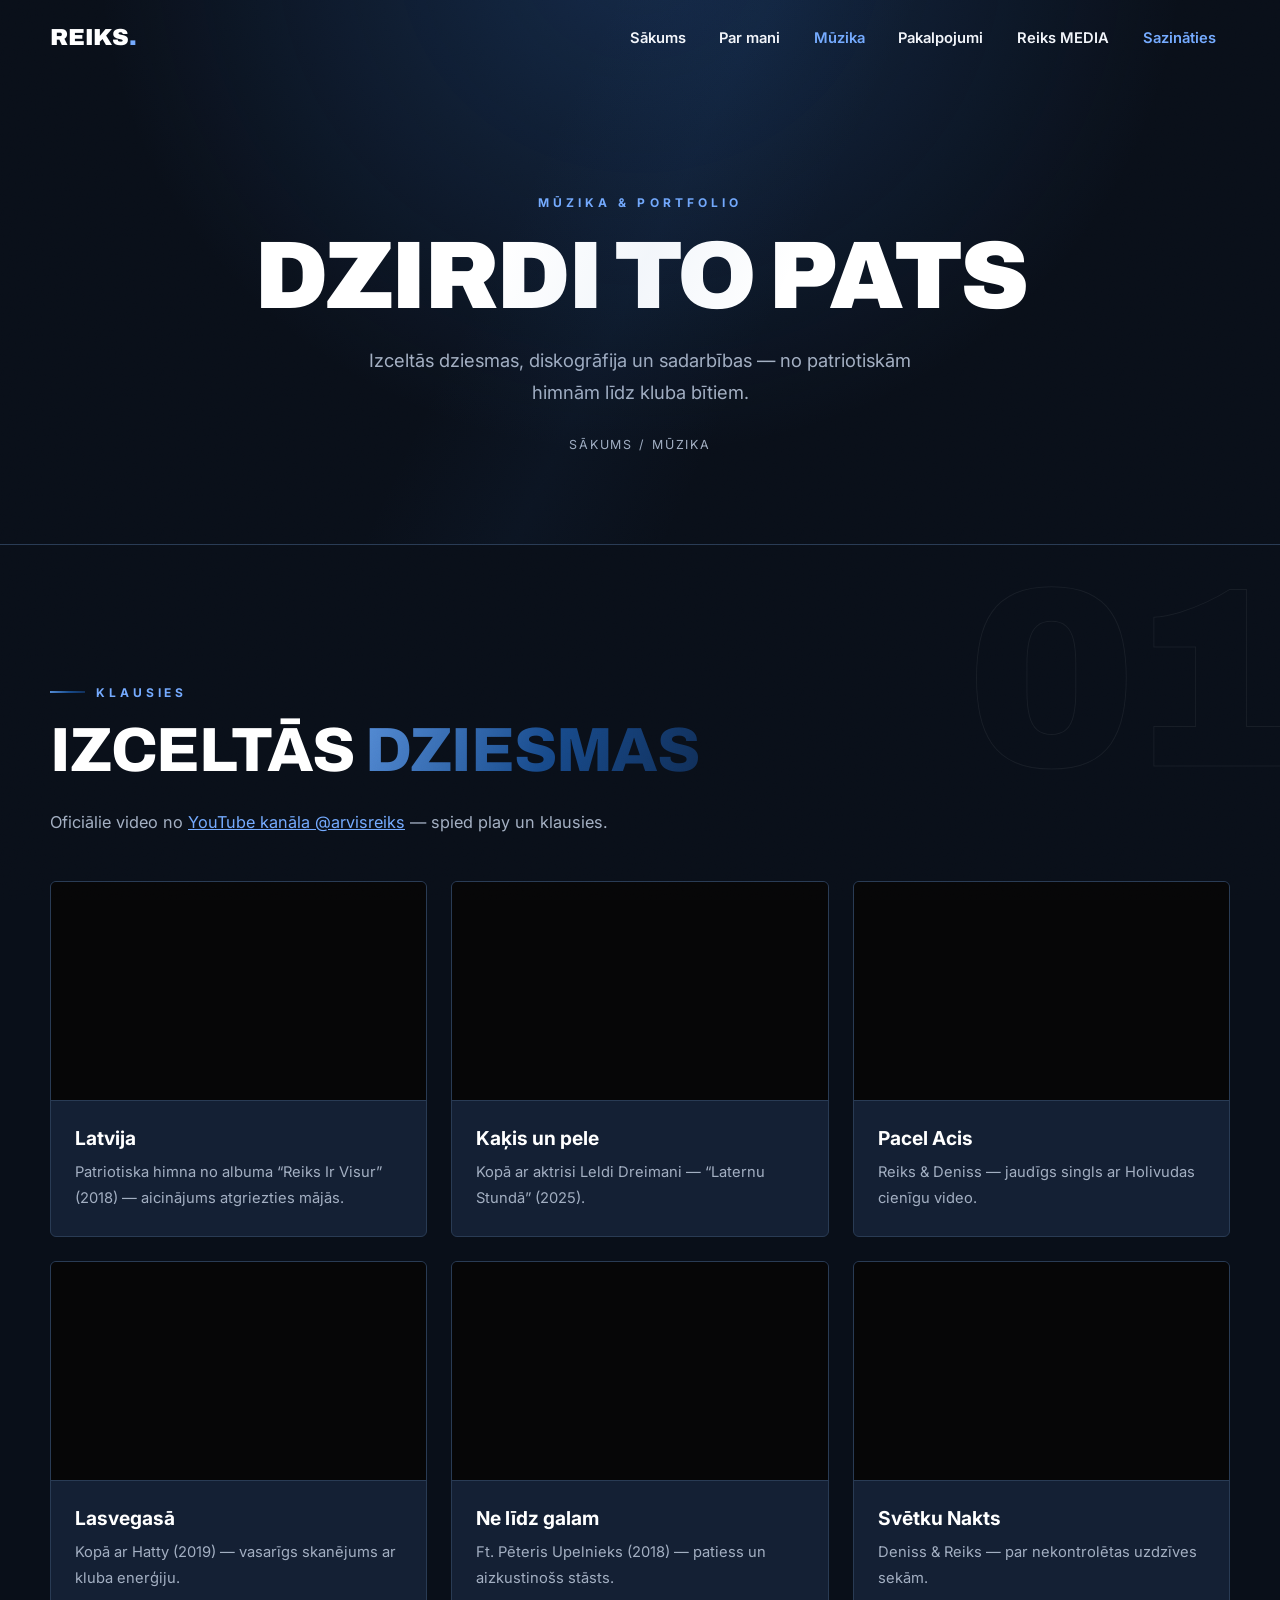
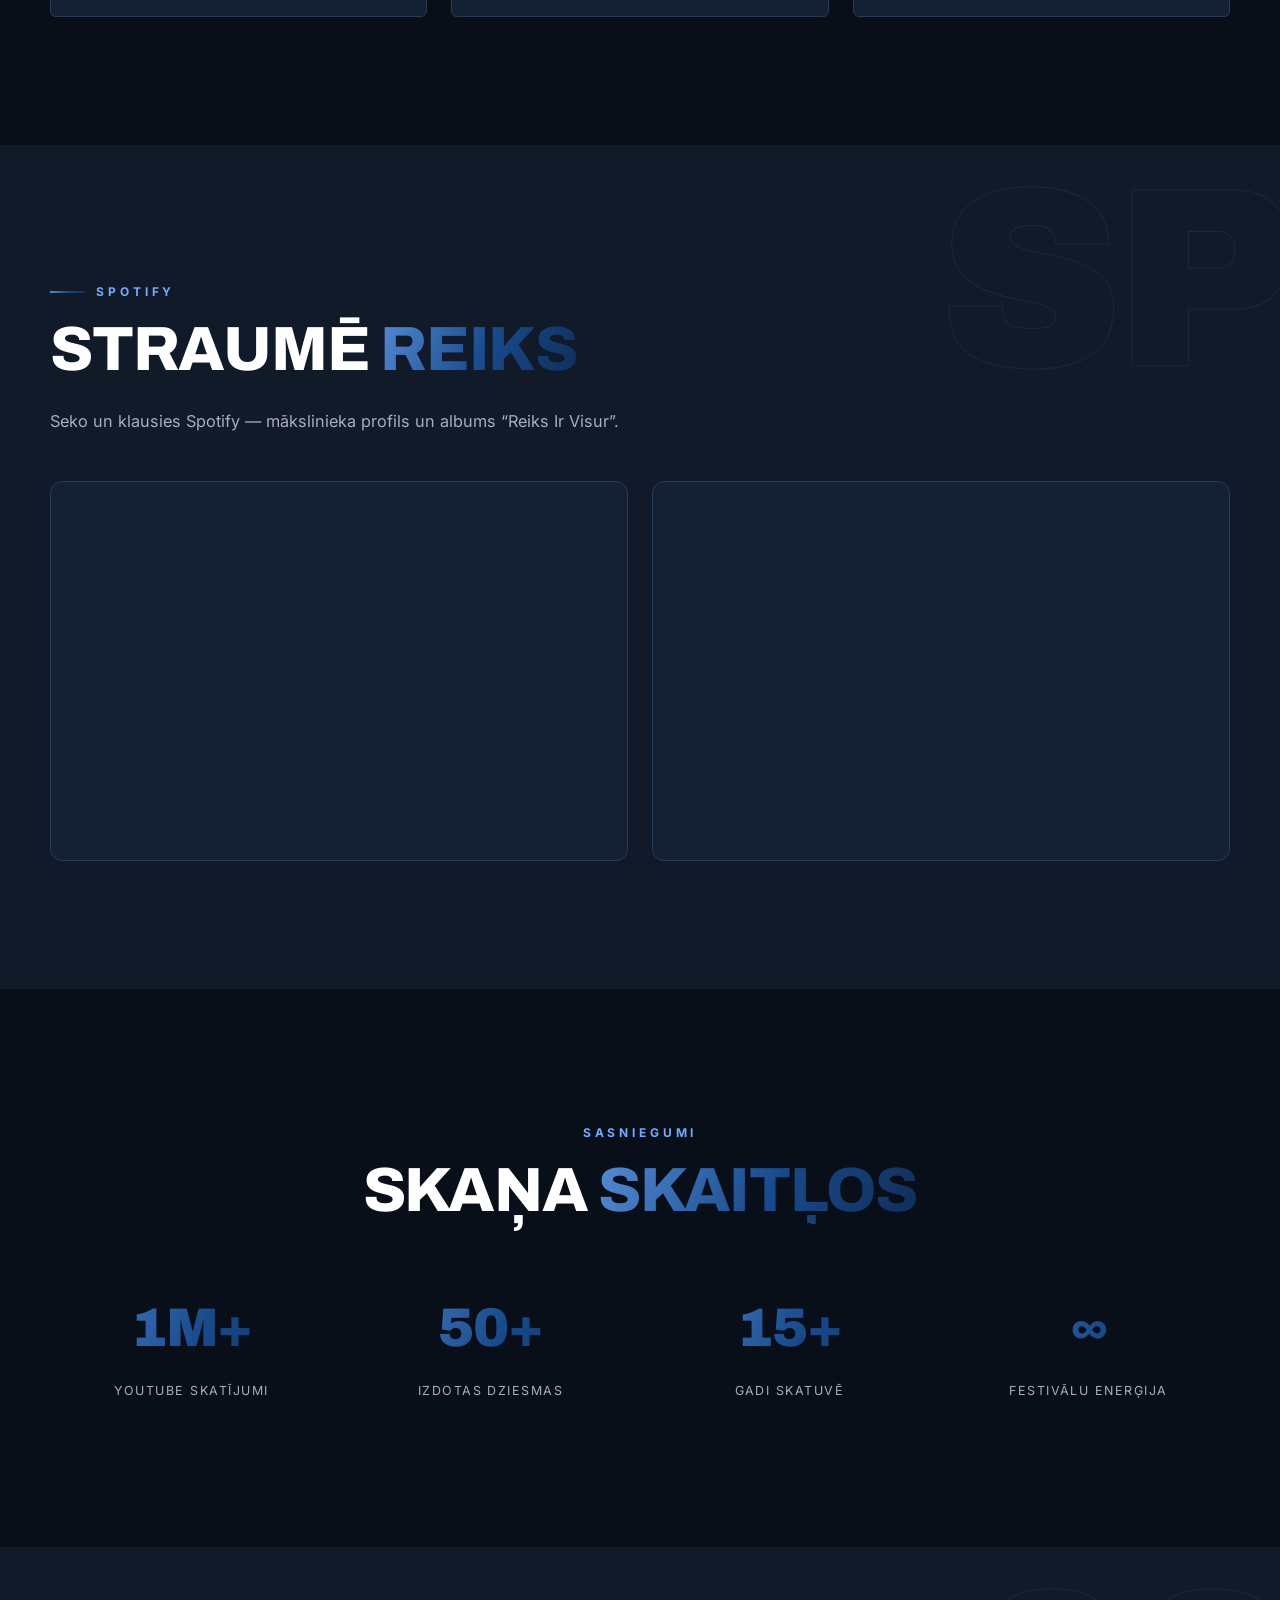
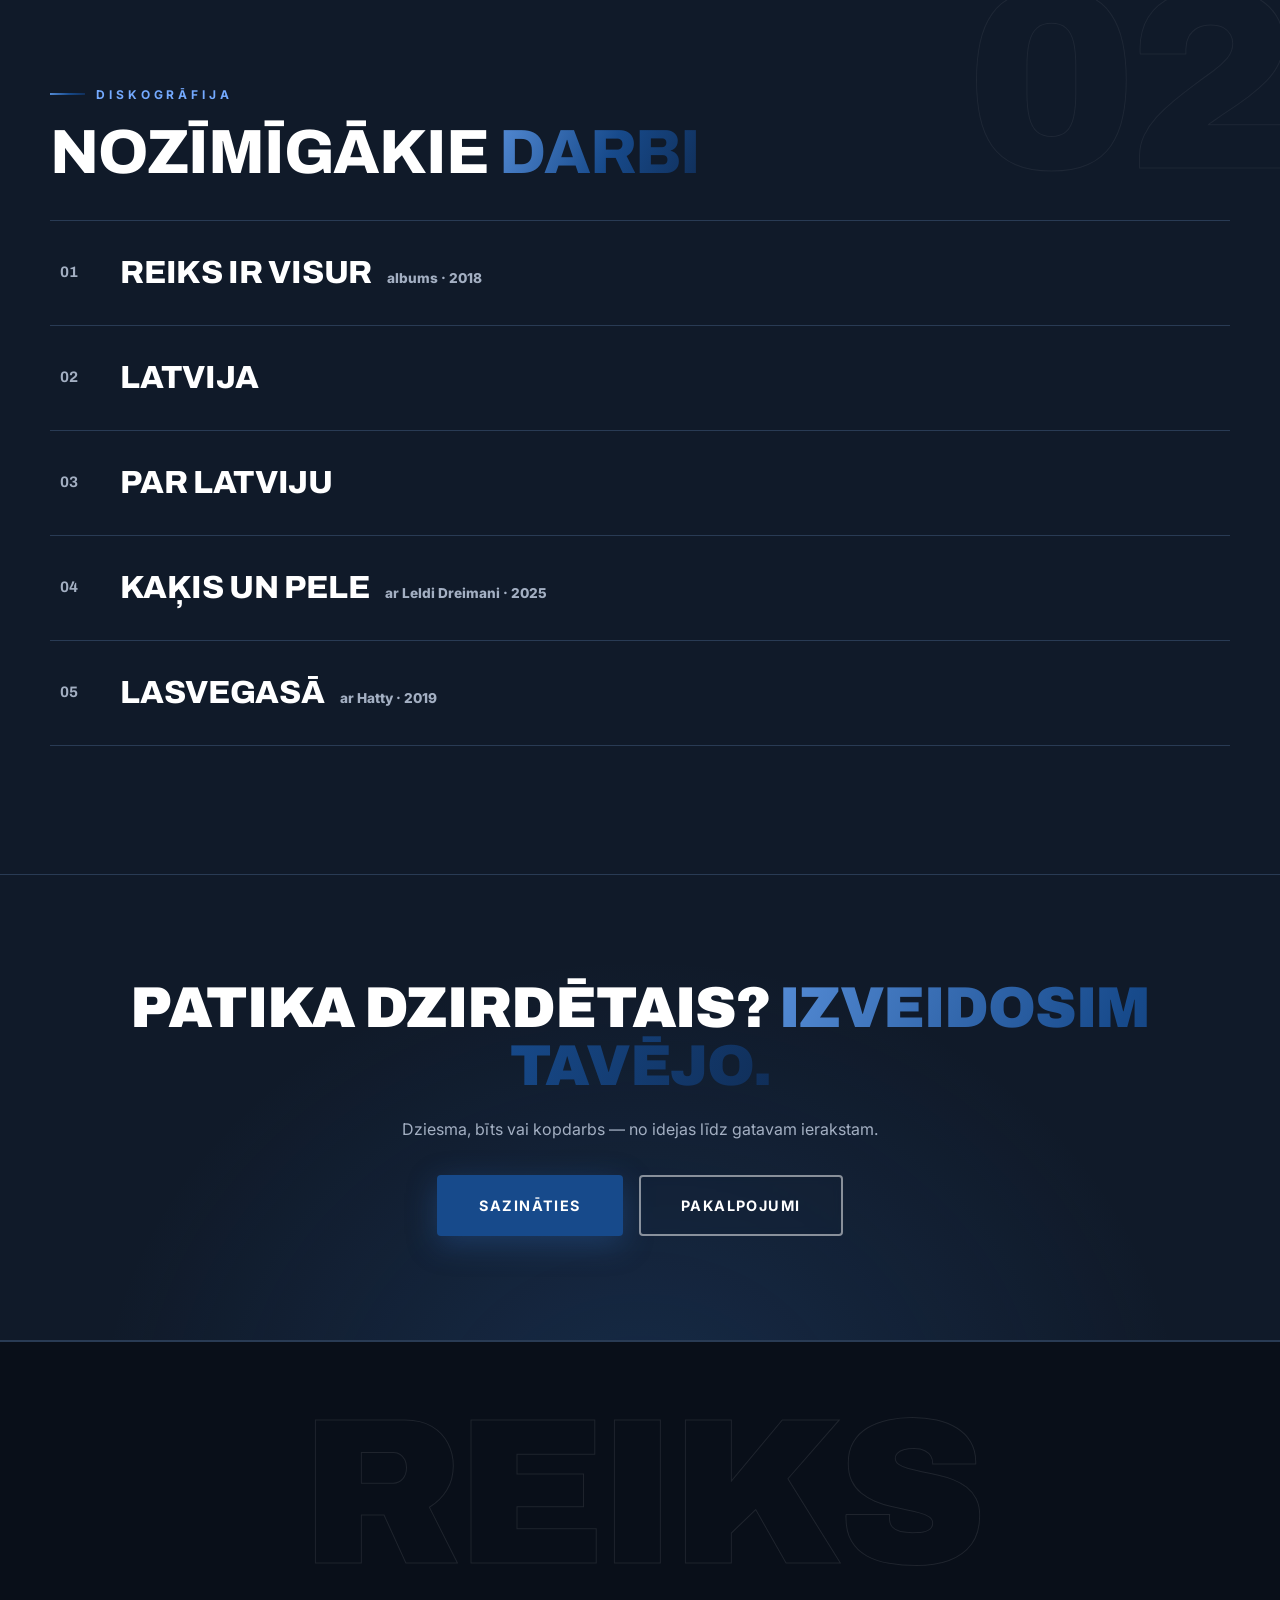
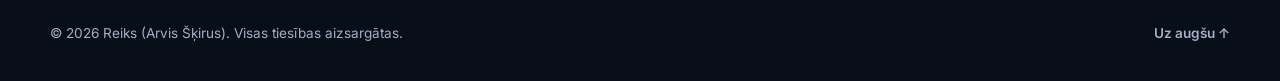
<file: music.html>
<!DOCTYPE html>
<html lang="lv">
<head>
  <meta charset="UTF-8">
  <meta name="viewport" content="width=device-width, initial-scale=1.0">
  <meta name="description" content="Reiks mūzika un portfolio — izceltās dziesmas, diskogrāfija, sadarbības un producētie darbi. Klausies un rezervē.">
  <title>Mūzika & Portfolio — REIKS</title>
  <link rel="icon" type="image/svg+xml" href="assets/favicon.svg">
  <link rel="canonical" href="https://reiks.lv/music">

  <!-- Open Graph / social sharing -->
  <meta property="og:type" content="website">
  <meta property="og:site_name" content="REIKS">
  <meta property="og:locale" content="lv_LV">
  <meta property="og:url" content="https://reiks.lv/music">
  <meta property="og:title" content="Mūzika & Portfolio — REIKS">
  <meta property="og:description" content="Izceltās dziesmas, diskogrāfija un sadarbības — klausies Reiks mūziku.">
  <meta name="twitter:card" content="summary_large_image">

  <link rel="preconnect" href="https://fonts.googleapis.com">
  <link rel="preconnect" href="https://fonts.gstatic.com" crossorigin>
  <link href="https://fonts.googleapis.com/css2?family=Archivo:wght@600;700;800;900&family=Inter:wght@400;500;600;700;800&display=swap" rel="stylesheet">
  <link rel="stylesheet" href="styles.css">
</head>
<body>

  <div class="scroll-progress" aria-hidden="true"></div>

  <header class="site-header" id="site-header">
    <nav class="nav container" aria-label="Galvenā navigācija">
      <a href="/" class="nav__logo">REIKS<span class="nav__logo-dot">.</span></a>
      <button class="nav__toggle" aria-label="Atvērt izvēlni" aria-expanded="false" aria-controls="nav-menu">
        <span class="nav__toggle-bar"></span>
        <span class="nav__toggle-bar"></span>
        <span class="nav__toggle-bar"></span>
      </button>
      <ul class="nav__menu" id="nav-menu">
        <li><a href="/" class="nav__link">Sākums</a></li>
        <li><a href="/about" class="nav__link">Par mani</a></li>
        <li><a href="/music" class="nav__link nav__link--active">Mūzika</a></li>
        <li><a href="/services" class="nav__link">Pakalpojumi</a></li>
        <li><a href="/media" class="nav__link">Reiks MEDIA</a></li>
        <li><a href="/services#kontakti" class="nav__link nav__link--cta">Sazināties</a></li>
      </ul>
    </nav>
  </header>

  <main>

    <!-- PAGE BANNER -->
    <section class="page-banner">
      <div class="container">
        <p class="page-banner__kicker">Mūzika & Portfolio</p>
        <h1 class="page-banner__title">Dzirdi to pats</h1>
        <p class="page-banner__lead">Izceltās dziesmas, diskogrāfija un sadarbības — no patriotiskām himnām līdz kluba bītiem.</p>
        <p class="page-banner__path"><a href="/">Sākums</a> / Mūzika</p>
      </div>
    </section>

    <!-- FEATURED TRACKS -->
    <section class="section music">
      <span class="section__ghost" aria-hidden="true">01</span>
      <div class="container">
        <p class="section__kicker reveal">Klausies</p>
        <h2 class="section__title reveal">Izceltās <span class="accent">dziesmas</span></h2>
        <p class="section__lead reveal">
          Oficiālie video no <a href="https://www.youtube.com/@arvisreiks" target="_blank" rel="noopener" style="color:var(--color-accent-hi);">YouTube kanāla @arvisreiks</a> — spied play un klausies.
        </p>

        <div class="music__grid">
          <article class="track-card glow-card reveal">
            <div class="track-card__embed">
              <iframe src="https://www.youtube-nocookie.com/embed/NeEOlbkTz-A" title="REIKS — LATVIJA (Official Video)" loading="lazy" allow="accelerometer; autoplay; clipboard-write; encrypted-media; gyroscope; picture-in-picture; web-share" allowfullscreen></iframe>
            </div>
            <div class="track-card__body">
              <h3 class="track-card__title">Latvija</h3>
              <p class="track-card__text">Patriotiska himna no albuma “Reiks Ir Visur” (2018) — aicinājums atgriezties mājās.</p>
            </div>
          </article>

          <article class="track-card glow-card reveal">
            <div class="track-card__embed">
              <iframe src="https://www.youtube-nocookie.com/embed/PH-bj7ggvGA" title="Reiks, Lelde Dreimane — Kaķis un pele (Laternu Stundā)" loading="lazy" allow="accelerometer; autoplay; clipboard-write; encrypted-media; gyroscope; picture-in-picture; web-share" allowfullscreen></iframe>
            </div>
            <div class="track-card__body">
              <h3 class="track-card__title">Kaķis un pele</h3>
              <p class="track-card__text">Kopā ar aktrisi Leldi Dreimani — “Laternu Stundā” (2025).</p>
            </div>
          </article>

          <article class="track-card glow-card reveal">
            <div class="track-card__embed">
              <iframe src="https://www.youtube-nocookie.com/embed/BonzBC7Jm8U" title="Reiks & Deniss — Pacel Acis (Official Video)" loading="lazy" allow="accelerometer; autoplay; clipboard-write; encrypted-media; gyroscope; picture-in-picture; web-share" allowfullscreen></iframe>
            </div>
            <div class="track-card__body">
              <h3 class="track-card__title">Pacel Acis</h3>
              <p class="track-card__text">Reiks & Deniss — jaudīgs singls ar Holivudas cienīgu video.</p>
            </div>
          </article>

          <article class="track-card glow-card reveal">
            <div class="track-card__embed">
              <iframe src="https://www.youtube-nocookie.com/embed/Hbm8dUbOQCQ" title="Reiks, Hatty — Lasvegasā (Official Video)" loading="lazy" allow="accelerometer; autoplay; clipboard-write; encrypted-media; gyroscope; picture-in-picture; web-share" allowfullscreen></iframe>
            </div>
            <div class="track-card__body">
              <h3 class="track-card__title">Lasvegasā</h3>
              <p class="track-card__text">Kopā ar Hatty (2019) — vasarīgs skanējums ar kluba enerģiju.</p>
            </div>
          </article>

          <article class="track-card glow-card reveal">
            <div class="track-card__embed">
              <iframe src="https://www.youtube-nocookie.com/embed/mao5pFW3v0o" title="REIKS ft. Pēteris Upelnieks — Ne līdz galam (Official Video)" loading="lazy" allow="accelerometer; autoplay; clipboard-write; encrypted-media; gyroscope; picture-in-picture; web-share" allowfullscreen></iframe>
            </div>
            <div class="track-card__body">
              <h3 class="track-card__title">Ne līdz galam</h3>
              <p class="track-card__text">Ft. Pēteris Upelnieks (2018) — patiess un aizkustinošs stāsts.</p>
            </div>
          </article>

          <article class="track-card glow-card reveal">
            <div class="track-card__embed">
              <iframe src="https://www.youtube-nocookie.com/embed/bFmg46F1924" title="DENISS & REIKS — SVĒTKU NAKTS (Official Video)" loading="lazy" allow="accelerometer; autoplay; clipboard-write; encrypted-media; gyroscope; picture-in-picture; web-share" allowfullscreen></iframe>
            </div>
            <div class="track-card__body">
              <h3 class="track-card__title">Svētku Nakts</h3>
              <p class="track-card__text">Deniss & Reiks — par nekontrolētas uzdzīves sekām.</p>
            </div>
          </article>
        </div>
      </div>
    </section>

    <!-- SPOTIFY -->
    <section class="section section--alt spotify">
      <span class="section__ghost" aria-hidden="true">SP</span>
      <div class="container">
        <p class="section__kicker reveal">Spotify</p>
        <h2 class="section__title reveal">Straumē <span class="accent">Reiks</span></h2>
        <p class="section__lead reveal">
          Seko un klausies Spotify — mākslinieka profils un albums “Reiks Ir Visur”.
        </p>

        <div class="spotify__grid">
          <div class="spotify__embed reveal">
            <iframe src="https://open.spotify.com/embed/artist/0agK424hlJvnrcduTPH8r4?theme=0" title="Reiks — Spotify mākslinieka profils" width="100%" height="380" frameborder="0" allow="autoplay; clipboard-write; encrypted-media; fullscreen; picture-in-picture" loading="lazy"></iframe>
          </div>
          <div class="spotify__embed reveal">
            <iframe src="https://open.spotify.com/embed/album/6BxBNkJAF6nLT90Y7v6u2y?theme=0" title="Reiks Ir Visur — albums Spotify" width="100%" height="380" frameborder="0" allow="autoplay; clipboard-write; encrypted-media; fullscreen; picture-in-picture" loading="lazy"></iframe>
          </div>
        </div>
      </div>
    </section>

    <!-- METRICS -->
    <section class="section section--center">
      <div class="container">
        <p class="section__kicker reveal">Sasniegumi</p>
        <h2 class="section__title reveal">Skaņa <span class="accent">skaitļos</span></h2>
        <div class="metrics">
          <div class="metric reveal"><span class="metric__num">1M+</span><span class="metric__label">YouTube skatījumi</span></div>
          <div class="metric reveal"><span class="metric__num">50+</span><span class="metric__label">Izdotas dziesmas</span></div>
          <div class="metric reveal"><span class="metric__num">15+</span><span class="metric__label">Gadi skatuvē</span></div>
          <div class="metric reveal"><span class="metric__num">∞</span><span class="metric__label">Festivālu enerģija</span></div>
        </div>
      </div>
    </section>

    <!-- DISCOGRAPHY -->
    <section class="section section--alt discography">
      <span class="section__ghost" aria-hidden="true">02</span>
      <div class="container">
        <p class="section__kicker reveal">Diskogrāfija</p>
        <h2 class="section__title reveal">Nozīmīgākie <span class="accent">darbi</span></h2>

        <ul class="discography__list">
          <li class="discography__item reveal"><a href="https://open.spotify.com/album/6BxBNkJAF6nLT90Y7v6u2y" target="_blank" rel="noopener" class="discography__row"><span class="discography__num">01</span><span class="discography__name">Reiks Ir Visur <small>albums · 2018</small></span><span class="discography__arrow" aria-hidden="true">→</span></a></li>
          <li class="discography__item reveal"><a href="https://open.spotify.com/track/6AV8syNUhqrtWHfyyvOrF1" target="_blank" rel="noopener" class="discography__row"><span class="discography__num">02</span><span class="discography__name">Latvija</span><span class="discography__arrow" aria-hidden="true">→</span></a></li>
          <li class="discography__item reveal"><a href="https://open.spotify.com/track/6jvNnsYQ2RmTdz8IuxT4JP" target="_blank" rel="noopener" class="discography__row"><span class="discography__num">03</span><span class="discography__name">Par Latviju</span><span class="discography__arrow" aria-hidden="true">→</span></a></li>
          <li class="discography__item reveal"><a href="https://www.youtube.com/watch?v=PH-bj7ggvGA" target="_blank" rel="noopener" class="discography__row"><span class="discography__num">04</span><span class="discography__name">Kaķis un pele <small>ar Leldi Dreimani · 2025</small></span><span class="discography__arrow" aria-hidden="true">→</span></a></li>
          <li class="discography__item reveal"><a href="https://www.youtube.com/watch?v=Hbm8dUbOQCQ" target="_blank" rel="noopener" class="discography__row"><span class="discography__num">05</span><span class="discography__name">Lasvegasā <small>ar Hatty · 2019</small></span><span class="discography__arrow" aria-hidden="true">→</span></a></li>
        </ul>
      </div>
    </section>

    <!-- CTA BAND -->
    <section class="cta-band">
      <div class="container">
        <h2 class="cta-band__title reveal">Patika dzirdētais? <span class="accent">Izveidosim tavējo.</span></h2>
        <p class="cta-band__text reveal">Dziesma, bīts vai kopdarbs — no idejas līdz gatavam ierakstam.</p>
        <div class="cta-band__actions reveal">
          <a href="/services#kontakti" class="btn btn--primary">Sazināties</a>
          <a href="/services" class="btn btn--outline">Pakalpojumi</a>
        </div>
      </div>
    </section>

  </main>

  <footer class="site-footer">
    <p class="site-footer__wordmark" aria-hidden="true">REIKS</p>
    <div class="container site-footer__inner">
      <p class="site-footer__copy">© <span id="year">2026</span> Reiks (Arvis Šķirus). Visas tiesības aizsargātas.</p>
      <a href="#" class="site-footer__top">Uz augšu ↑</a>
    </div>
  </footer>

  <script src="script.js"></script>
</body>
</html>
</file>
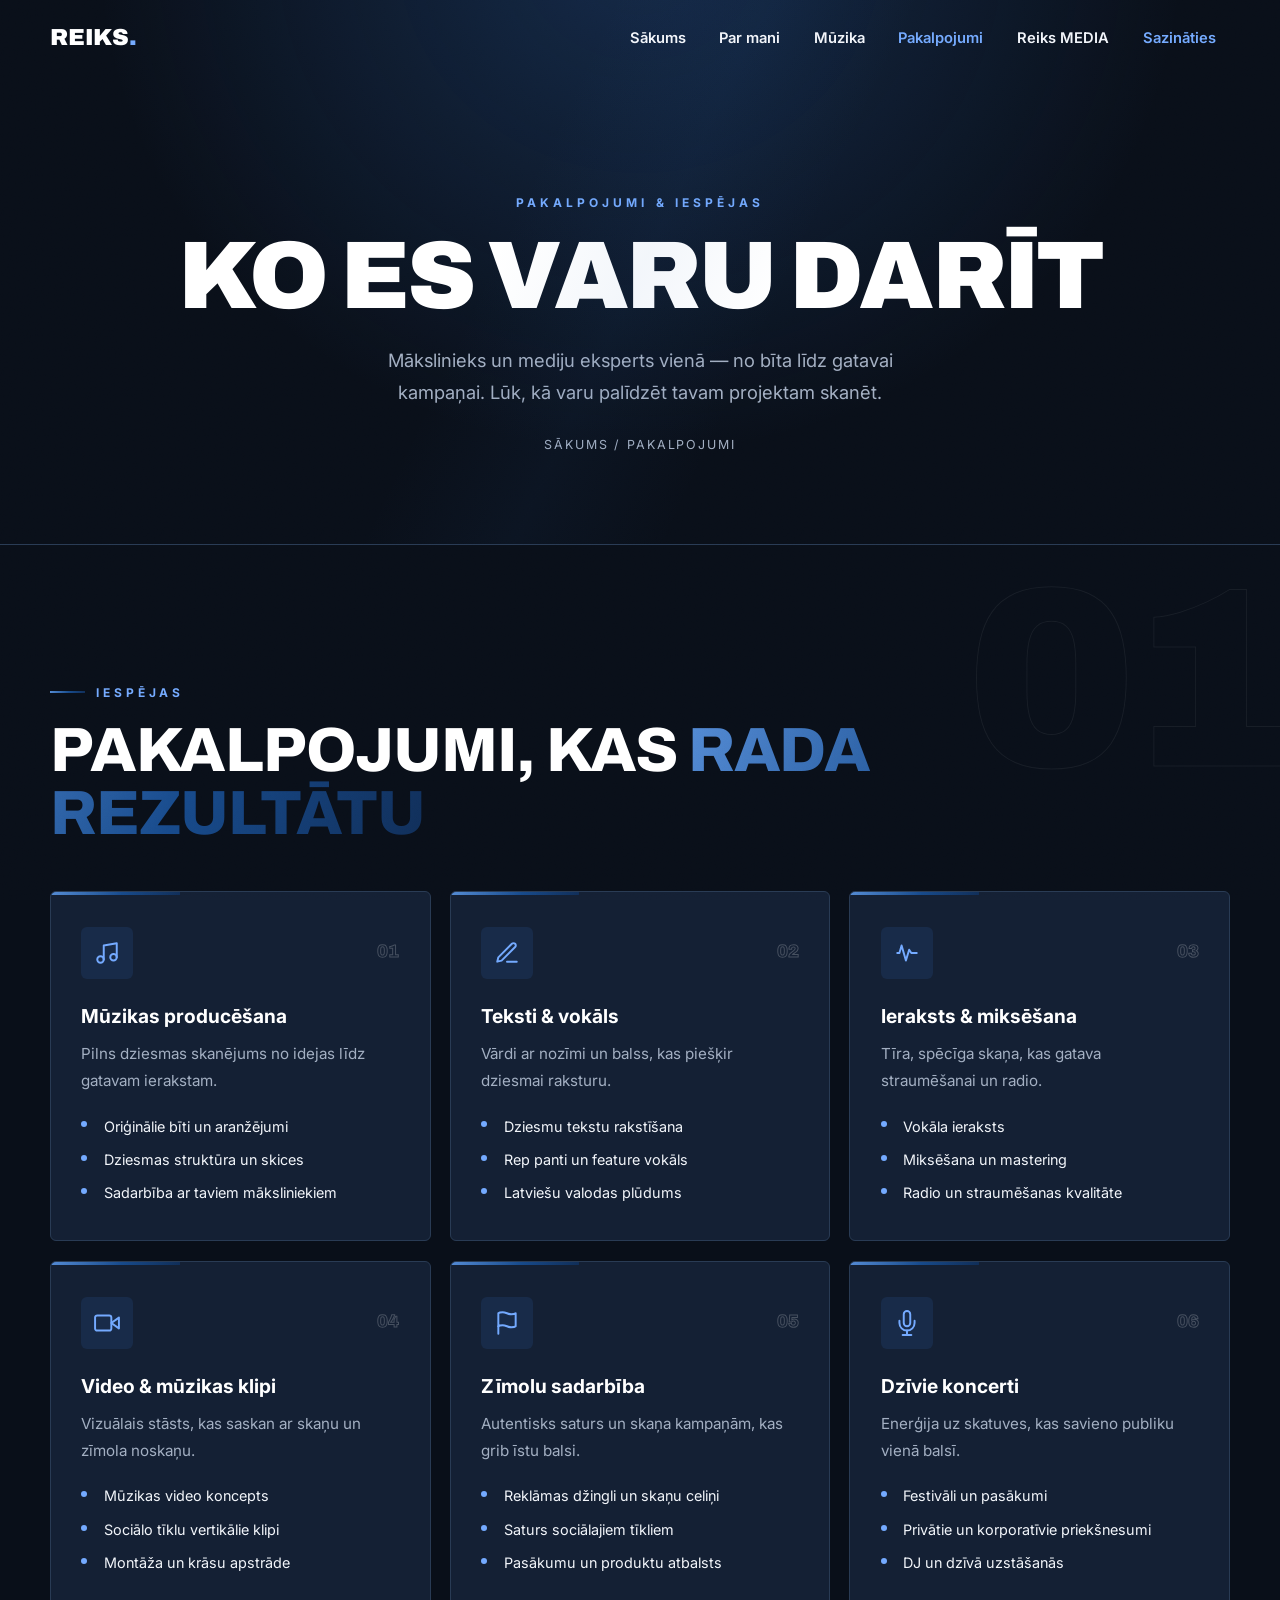
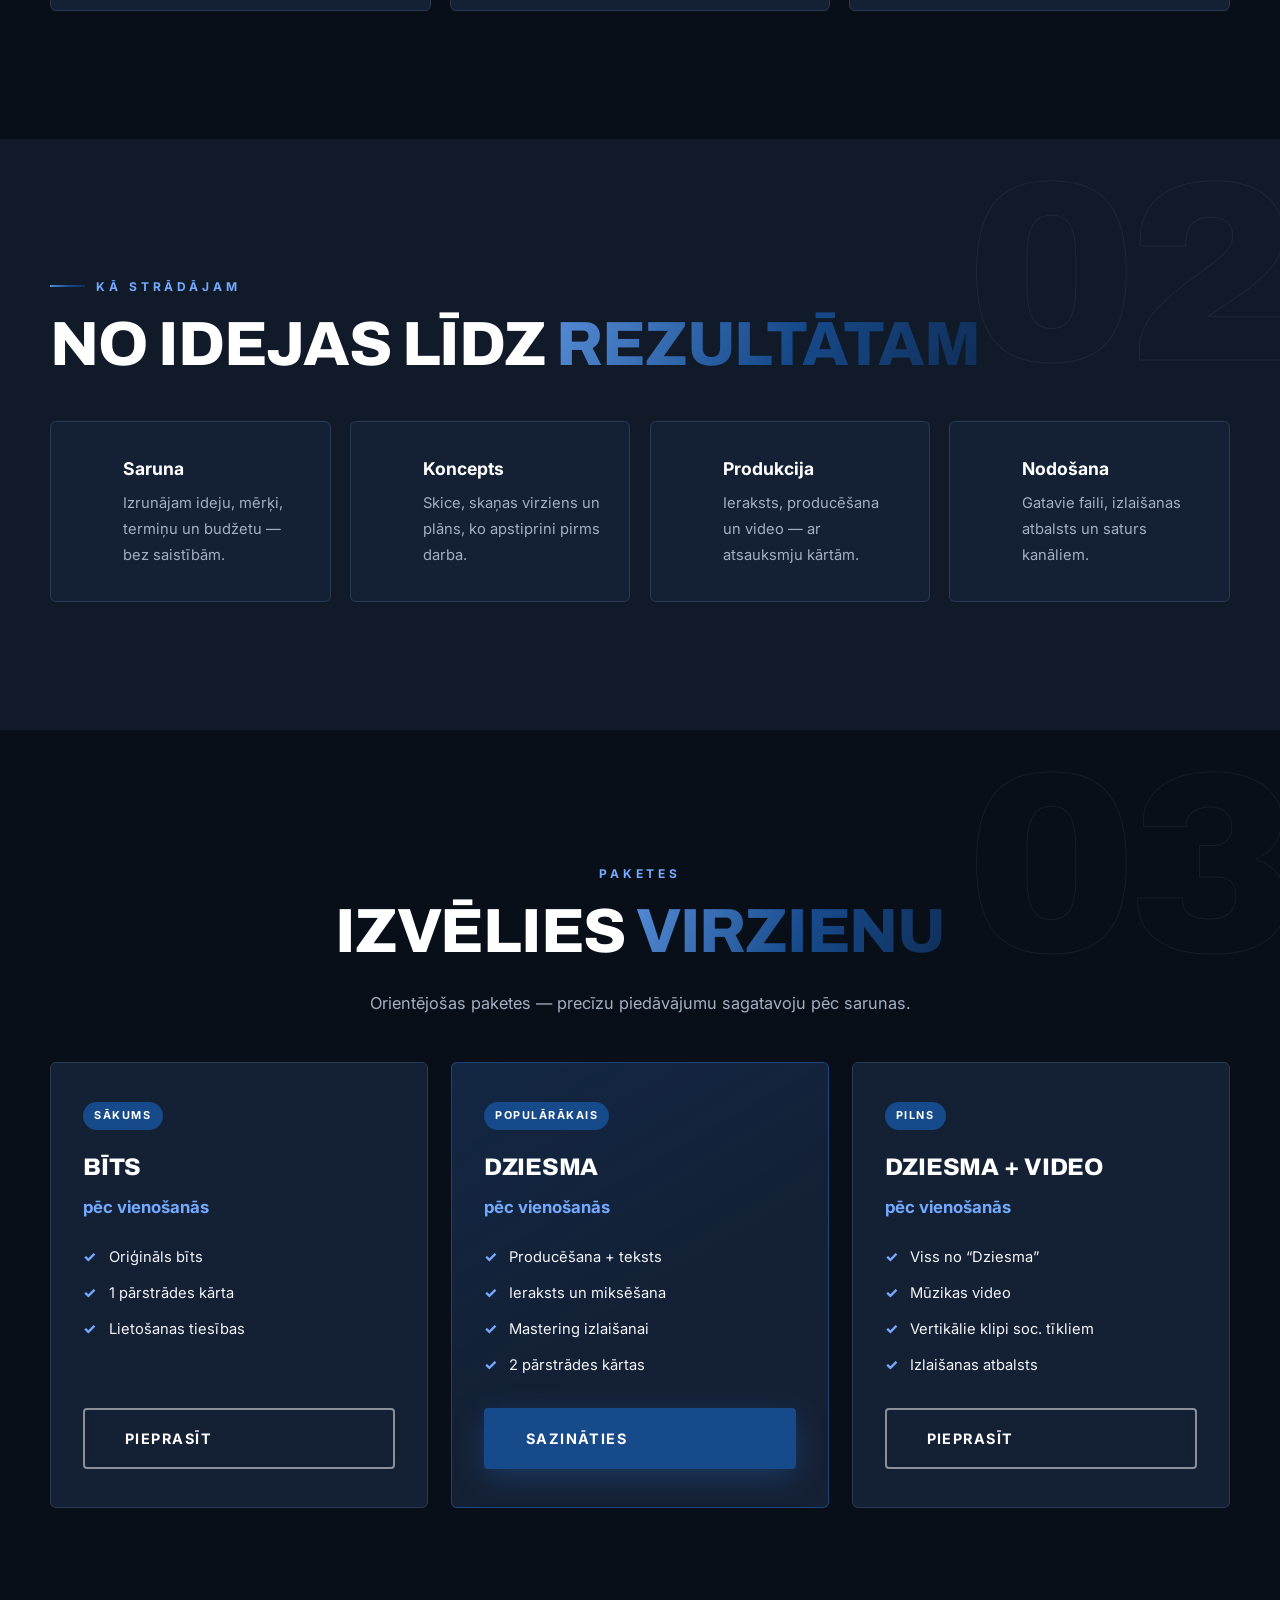
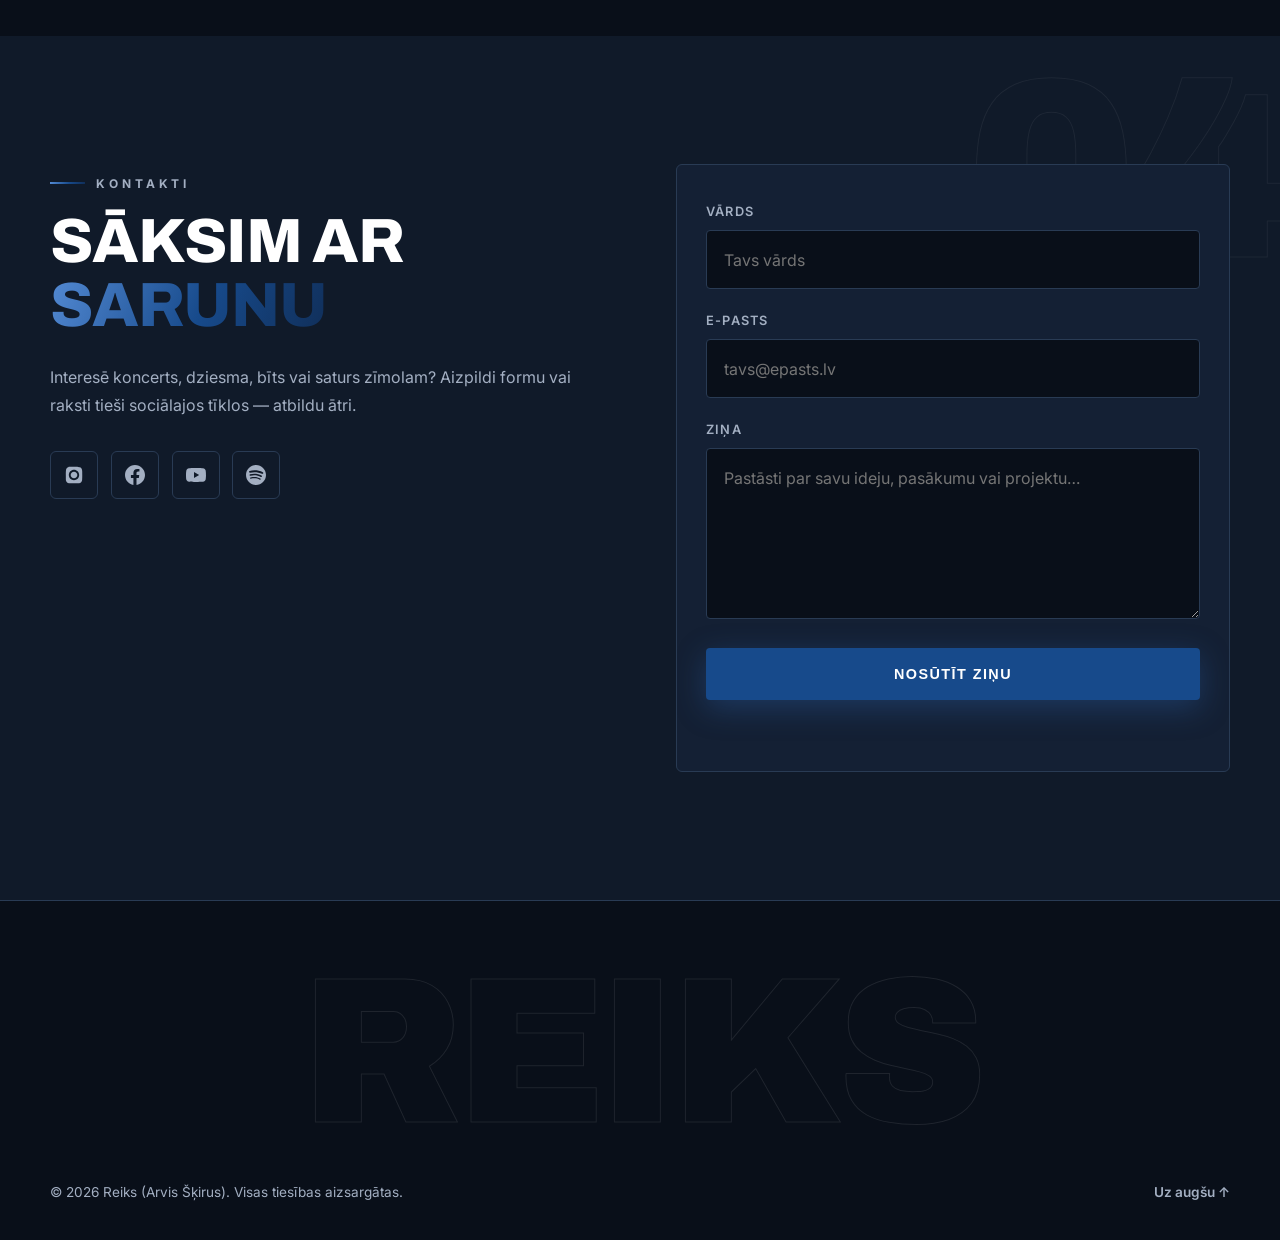
<file: services.html>
<!DOCTYPE html>
<html lang="lv">
<head>
  <meta charset="UTF-8">
  <meta name="viewport" content="width=device-width, initial-scale=1.0">
  <meta name="description" content="Reiks pakalpojumi un iespējas — mūzikas producēšana, dziesmu tekstu rakstīšana, ieraksts, miksēšana, video, saturs zīmoliem un dzīvie koncerti.">
  <title>Pakalpojumi & Iespējas — REIKS</title>
  <link rel="icon" type="image/svg+xml" href="assets/favicon.svg">
  <link rel="canonical" href="https://reiks.lv/services">

  <!-- Open Graph / social sharing -->
  <meta property="og:type" content="website">
  <meta property="og:site_name" content="REIKS">
  <meta property="og:locale" content="lv_LV">
  <meta property="og:url" content="https://reiks.lv/services">
  <meta property="og:title" content="Pakalpojumi & Iespējas — REIKS">
  <meta property="og:description" content="Mūzikas producēšana, teksti, ieraksts, video un zīmolu sadarbība — no bīta līdz gatavai kampaņai.">
  <meta name="twitter:card" content="summary_large_image">

  <link rel="preconnect" href="https://fonts.googleapis.com">
  <link rel="preconnect" href="https://fonts.gstatic.com" crossorigin>
  <link href="https://fonts.googleapis.com/css2?family=Archivo:wght@600;700;800;900&family=Inter:wght@400;500;600;700;800&display=swap" rel="stylesheet">
  <link rel="stylesheet" href="styles.css">
</head>
<body>

  <div class="scroll-progress" aria-hidden="true"></div>

  <header class="site-header" id="site-header">
    <nav class="nav container" aria-label="Galvenā navigācija">
      <a href="/" class="nav__logo">REIKS<span class="nav__logo-dot">.</span></a>
      <button class="nav__toggle" aria-label="Atvērt izvēlni" aria-expanded="false" aria-controls="nav-menu">
        <span class="nav__toggle-bar"></span>
        <span class="nav__toggle-bar"></span>
        <span class="nav__toggle-bar"></span>
      </button>
      <ul class="nav__menu" id="nav-menu">
        <li><a href="/" class="nav__link">Sākums</a></li>
        <li><a href="/about" class="nav__link">Par mani</a></li>
        <li><a href="/music" class="nav__link">Mūzika</a></li>
        <li><a href="/services" class="nav__link nav__link--active">Pakalpojumi</a></li>
        <li><a href="/media" class="nav__link">Reiks MEDIA</a></li>
        <li><a href="#kontakti" class="nav__link nav__link--cta">Sazināties</a></li>
      </ul>
    </nav>
  </header>

  <main>

    <!-- PAGE BANNER -->
    <section class="page-banner">
      <div class="container">
        <p class="page-banner__kicker">Pakalpojumi & Iespējas</p>
        <h1 class="page-banner__title">Ko es varu darīt</h1>
        <p class="page-banner__lead">Mākslinieks un mediju eksperts vienā — no bīta līdz gatavai kampaņai. Lūk, kā varu palīdzēt tavam projektam skanēt.</p>
        <p class="page-banner__path"><a href="/">Sākums</a> / Pakalpojumi</p>
      </div>
    </section>

    <!-- SERVICES GRID -->
    <section class="section">
      <span class="section__ghost" aria-hidden="true">01</span>
      <div class="container">
        <p class="section__kicker reveal">Iespējas</p>
        <h2 class="section__title reveal">Pakalpojumi, kas <span class="accent">rada rezultātu</span></h2>

        <div class="services-grid">

          <article class="service-card glow-card reveal">
            <div class="service-card__head">
              <div class="service-card__icon" aria-hidden="true">
                <svg viewBox="0 0 24 24" fill="none" stroke="currentColor" stroke-width="1.8" stroke-linecap="round" stroke-linejoin="round"><path d="M9 18V5l12-2v13"/><circle cx="6" cy="18" r="3"/><circle cx="18" cy="16" r="3"/></svg>
              </div>
              <span class="service-card__no">01</span>
            </div>
            <h3 class="service-card__title">Mūzikas producēšana</h3>
            <p class="service-card__text">Pilns dziesmas skanējums no idejas līdz gatavam ierakstam.</p>
            <ul class="service-card__list">
              <li>Oriģinālie bīti un aranžējumi</li>
              <li>Dziesmas struktūra un skices</li>
              <li>Sadarbība ar taviem māksliniekiem</li>
            </ul>
          </article>

          <article class="service-card glow-card reveal">
            <div class="service-card__head">
              <div class="service-card__icon" aria-hidden="true">
                <svg viewBox="0 0 24 24" fill="none" stroke="currentColor" stroke-width="1.8" stroke-linecap="round" stroke-linejoin="round"><path d="M12 20h9"/><path d="M16.5 3.5a2.121 2.121 0 0 1 3 3L7 19l-4 1 1-4L16.5 3.5z"/></svg>
              </div>
              <span class="service-card__no">02</span>
            </div>
            <h3 class="service-card__title">Teksti & vokāls</h3>
            <p class="service-card__text">Vārdi ar nozīmi un balss, kas piešķir dziesmai raksturu.</p>
            <ul class="service-card__list">
              <li>Dziesmu tekstu rakstīšana</li>
              <li>Rep panti un feature vokāls</li>
              <li>Latviešu valodas plūdums</li>
            </ul>
          </article>

          <article class="service-card glow-card reveal">
            <div class="service-card__head">
              <div class="service-card__icon" aria-hidden="true">
                <svg viewBox="0 0 24 24" fill="none" stroke="currentColor" stroke-width="1.8" stroke-linecap="round" stroke-linejoin="round"><path d="M3 12h2l2-7 4 14 3-10 2 3h5"/></svg>
              </div>
              <span class="service-card__no">03</span>
            </div>
            <h3 class="service-card__title">Ieraksts & miksēšana</h3>
            <p class="service-card__text">Tīra, spēcīga skaņa, kas gatava straumēšanai un radio.</p>
            <ul class="service-card__list">
              <li>Vokāla ieraksts</li>
              <li>Miksēšana un mastering</li>
              <li>Radio un straumēšanas kvalitāte</li>
            </ul>
          </article>

          <article class="service-card glow-card reveal">
            <div class="service-card__head">
              <div class="service-card__icon" aria-hidden="true">
                <svg viewBox="0 0 24 24" fill="none" stroke="currentColor" stroke-width="1.8" stroke-linecap="round" stroke-linejoin="round"><path d="M23 7l-7 5 7 5V7z"/><rect x="1" y="5" width="15" height="14" rx="2" ry="2"/></svg>
              </div>
              <span class="service-card__no">04</span>
            </div>
            <h3 class="service-card__title">Video & mūzikas klipi</h3>
            <p class="service-card__text">Vizuālais stāsts, kas saskan ar skaņu un zīmola noskaņu.</p>
            <ul class="service-card__list">
              <li>Mūzikas video koncepts</li>
              <li>Sociālo tīklu vertikālie klipi</li>
              <li>Montāža un krāsu apstrāde</li>
            </ul>
          </article>

          <article class="service-card glow-card reveal">
            <div class="service-card__head">
              <div class="service-card__icon" aria-hidden="true">
                <svg viewBox="0 0 24 24" fill="none" stroke="currentColor" stroke-width="1.8" stroke-linecap="round" stroke-linejoin="round"><path d="M4 15s1-1 4-1 5 2 8 2 4-1 4-1V3s-1 1-4 1-5-2-8-2-4 1-4 1z"/><line x1="4" y1="22" x2="4" y2="15"/></svg>
              </div>
              <span class="service-card__no">05</span>
            </div>
            <h3 class="service-card__title">Zīmolu sadarbība</h3>
            <p class="service-card__text">Autentisks saturs un skaņa kampaņām, kas grib īstu balsi.</p>
            <ul class="service-card__list">
              <li>Reklāmas džingli un skaņu celiņi</li>
              <li>Saturs sociālajiem tīkliem</li>
              <li>Pasākumu un produktu atbalsts</li>
            </ul>
          </article>

          <article class="service-card glow-card reveal">
            <div class="service-card__head">
              <div class="service-card__icon" aria-hidden="true">
                <svg viewBox="0 0 24 24" fill="none" stroke="currentColor" stroke-width="1.8" stroke-linecap="round" stroke-linejoin="round"><path d="M12 1a3 3 0 0 0-3 3v8a3 3 0 0 0 6 0V4a3 3 0 0 0-3-3z"/><path d="M19 10v2a7 7 0 0 1-14 0v-2"/><line x1="12" y1="19" x2="12" y2="23"/><line x1="8" y1="23" x2="16" y2="23"/></svg>
              </div>
              <span class="service-card__no">06</span>
            </div>
            <h3 class="service-card__title">Dzīvie koncerti</h3>
            <p class="service-card__text">Enerģija uz skatuves, kas savieno publiku vienā balsī.</p>
            <ul class="service-card__list">
              <li>Festivāli un pasākumi</li>
              <li>Privātie un korporatīvie priekšnesumi</li>
              <li>DJ un dzīvā uzstāšanās</li>
            </ul>
          </article>

        </div>
      </div>
    </section>

    <!-- PROCESS -->
    <section class="section section--alt">
      <span class="section__ghost" aria-hidden="true">02</span>
      <div class="container">
        <p class="section__kicker reveal">Kā strādājam</p>
        <h2 class="section__title reveal">No idejas līdz <span class="accent">rezultātam</span></h2>

        <div class="process">
          <article class="process__step glow-card reveal">
            <h3 class="process__title">Saruna</h3>
            <p class="process__text">Izrunājam ideju, mērķi, termiņu un budžetu — bez saistībām.</p>
          </article>
          <article class="process__step glow-card reveal">
            <h3 class="process__title">Koncepts</h3>
            <p class="process__text">Skice, skaņas virziens un plāns, ko apstiprini pirms darba.</p>
          </article>
          <article class="process__step glow-card reveal">
            <h3 class="process__title">Produkcija</h3>
            <p class="process__text">Ieraksts, producēšana un video — ar atsauksmju kārtām.</p>
          </article>
          <article class="process__step glow-card reveal">
            <h3 class="process__title">Nodošana</h3>
            <p class="process__text">Gatavie faili, izlaišanas atbalsts un saturs kanāliem.</p>
          </article>
        </div>
      </div>
    </section>

    <!-- PACKAGES -->
    <section class="section">
      <span class="section__ghost" aria-hidden="true">03</span>
      <div class="container section--center">
        <p class="section__kicker reveal">Paketes</p>
        <h2 class="section__title reveal">Izvēlies <span class="accent">virzienu</span></h2>
        <p class="section__lead reveal" style="margin-inline:auto;">
          Orientējošas paketes — precīzu piedāvājumu sagatavoju pēc sarunas.
        </p>
      </div>
      <div class="container">
        <div class="pricing">
          <article class="price-card glow-card reveal">
            <span class="price-card__tag">Sākums</span>
            <h3 class="price-card__name">Bīts</h3>
            <p class="price-card__price">pēc vienošanās</p>
            <ul class="price-card__list">
              <li>Oriģināls bīts</li>
              <li>1 pārstrādes kārta</li>
              <li>Lietošanas tiesības</li>
            </ul>
            <a href="#kontakti" class="btn btn--outline btn--full">Pieprasīt</a>
          </article>

          <article class="price-card glow-card price-card--featured reveal">
            <span class="price-card__tag">Populārākais</span>
            <h3 class="price-card__name">Dziesma</h3>
            <p class="price-card__price">pēc vienošanās</p>
            <ul class="price-card__list">
              <li>Producēšana + teksts</li>
              <li>Ieraksts un miksēšana</li>
              <li>Mastering izlaišanai</li>
              <li>2 pārstrādes kārtas</li>
            </ul>
            <a href="#kontakti" class="btn btn--primary btn--full">Sazināties</a>
          </article>

          <article class="price-card glow-card reveal">
            <span class="price-card__tag">Pilns</span>
            <h3 class="price-card__name">Dziesma + Video</h3>
            <p class="price-card__price">pēc vienošanās</p>
            <ul class="price-card__list">
              <li>Viss no “Dziesma”</li>
              <li>Mūzikas video</li>
              <li>Vertikālie klipi soc. tīkliem</li>
              <li>Izlaišanas atbalsts</li>
            </ul>
            <a href="#kontakti" class="btn btn--outline btn--full">Pieprasīt</a>
          </article>
        </div>
      </div>
    </section>

    <!-- CONTACT / BOOKING -->
    <section class="section section--alt contact" id="kontakti">
      <span class="section__ghost" aria-hidden="true">04</span>
      <div class="container contact__grid">
        <div class="contact__info">
          <p class="section__kicker reveal">Kontakti</p>
          <h2 class="section__title reveal">Sāksim ar <span class="accent">sarunu</span></h2>
          <p class="reveal">
            Interesē koncerts, dziesma, bīts vai saturs zīmolam? Aizpildi formu
            vai raksti tieši sociālajos tīklos — atbildu ātri.
          </p>

          <ul class="contact__socials reveal" aria-label="Sociālie tīkli">
            <li><a href="https://www.instagram.com/reiksofficial/" target="_blank" rel="noopener" aria-label="Instagram"><svg viewBox="0 0 24 24" fill="currentColor"><path d="M12 2.2c3.2 0 3.6 0 4.9.1 1.2.1 1.8.2 2.2.4.6.2 1 .5 1.4.9.4.4.7.8.9 1.4.2.4.4 1 .4 2.2.1 1.3.1 1.7.1 4.9s0 3.6-.1 4.9c-.1 1.2-.2 1.8-.4 2.2-.2.6-.5 1-.9 1.4-.4.4-.8.7-1.4.9-.4.2-1 .4-2.2.4-1.3.1-1.7.1-4.9.1s-3.6 0-4.9-.1c-1.2-.1-1.8-.2-2.2-.4-.6-.2-1-.5-1.4-.9-.4-.4-.7-.8-.9-1.4-.2-.4-.4-1-.4-2.2C2.2 15.6 2.2 15.2 2.2 12s0-3.6.1-4.9c.1-1.2.2-1.8.4-2.2.2-.6.5-1 .9-1.4.4-.4.8-.7 1.4-.9.4-.2 1-.4 2.2-.4C8.4 2.2 8.8 2.2 12 2.2zm0 3.6c-3.4 0-6.2 2.8-6.2 6.2s2.8 6.2 6.2 6.2 6.2-2.8 6.2-6.2-2.8-6.2-6.2-6.2zm0 10.2c-2.2 0-4-1.8-4-4s1.8-4 4-4 4 1.8 4 4-1.8 4-4 4zm7.8-10.4c0 .8-.6 1.4-1.4 1.4-.8 0-1.4-.6-1.4-1.4 0-.8.6-1.4 1.4-1.4.8 0 1.4.6 1.4 1.4z"/></svg></a></li>
            <li><a href="https://www.facebook.com/reikskk/" target="_blank" rel="noopener" aria-label="Facebook"><svg viewBox="0 0 24 24" fill="currentColor"><path d="M24 12c0-6.6-5.4-12-12-12S0 5.4 0 12c0 6 4.4 11 10.1 11.9v-8.4H7.1V12h3v-2.6c0-3 1.8-4.7 4.5-4.7 1.3 0 2.7.2 2.7.2v3h-1.5c-1.5 0-2 .9-2 1.9V12h3.3l-.5 3.5h-2.8v8.4C19.6 23 24 18 24 12z"/></svg></a></li>
            <li><a href="https://www.youtube.com/@arvisreiks" target="_blank" rel="noopener" aria-label="YouTube"><svg viewBox="0 0 24 24" fill="currentColor"><path d="M23.5 6.2c-.3-1-1.1-1.8-2.1-2.1C19.5 3.6 12 3.6 12 3.6s-7.5 0-9.4.5c-1 .3-1.8 1.1-2.1 2.1C0 8.1 0 12 0 12s0 3.9.5 5.8c.3 1 1.1 1.8 2.1 2.1 1.9.5 9.4.5 9.4.5s7.5 0 9.4-.5c1-.3 1.8-1.1 2.1-2.1.5-1.9.5-5.8.5-5.8s0-3.9-.5-5.8zM9.6 15.6V8.4L15.8 12l-6.2 3.6z"/></svg></a></li>
            <li><a href="https://open.spotify.com/artist/0agK424hlJvnrcduTPH8r4" target="_blank" rel="noopener" aria-label="Spotify"><svg viewBox="0 0 24 24" fill="currentColor"><path d="M12 0C5.4 0 0 5.4 0 12s5.4 12 12 12 12-5.4 12-12S18.6 0 12 0zm5.5 17.3c-.2.4-.7.5-1 .3-2.9-1.8-6.5-2.2-10.8-1.2-.4.1-.8-.2-.9-.6-.1-.4.2-.8.6-.9 4.7-1.1 8.7-.6 11.9 1.4.3.2.4.7.2 1zm1.5-3.3c-.3.4-.8.6-1.3.3-3.3-2-8.3-2.6-12.2-1.4-.5.1-1-.1-1.2-.6-.1-.5.1-1 .6-1.2 4.4-1.3 9.9-.7 13.7 1.6.5.3.6.9.4 1.3zm.1-3.4C15.2 8.3 8.8 8.1 5.1 9.2c-.6.2-1.2-.2-1.4-.7-.2-.6.2-1.2.7-1.4 4.3-1.3 11.3-1 15.8 1.6.5.3.7 1 .4 1.5-.3.5-1 .7-1.5.4z"/></svg></a></li>
          </ul>
        </div>

        <form class="contact__form glow-card reveal" id="contact-form" novalidate>
          <div class="form-field">
            <label for="name">Vārds</label>
            <input type="text" id="name" name="name" required autocomplete="name" placeholder="Tavs vārds">
          </div>
          <div class="form-field">
            <label for="email">E-pasts</label>
            <input type="email" id="email" name="email" required autocomplete="email" placeholder="tavs@epasts.lv">
          </div>
          <div class="form-field">
            <label for="message">Ziņa</label>
            <textarea id="message" name="message" rows="5" required placeholder="Pastāsti par savu ideju, pasākumu vai projektu…"></textarea>
          </div>
          <button type="submit" class="btn btn--primary btn--full">Nosūtīt ziņu</button>
          <p class="contact__form-status" id="form-status" role="status" aria-live="polite"></p>
        </form>
      </div>
    </section>

  </main>

  <footer class="site-footer">
    <p class="site-footer__wordmark" aria-hidden="true">REIKS</p>
    <div class="container site-footer__inner">
      <p class="site-footer__copy">© <span id="year">2026</span> Reiks (Arvis Šķirus). Visas tiesības aizsargātas.</p>
      <a href="#" class="site-footer__top">Uz augšu ↑</a>
    </div>
  </footer>

  <script src="script.js"></script>
</body>
</html>
</file>
<file: styles.css>
/* ================================================================
   REIKS — LANDING PAGE STYLES  (v2 — "top tier" design pass)
   ----------------------------------------------------------------
   HOW TO EDIT:
   - All colors, fonts and spacing live in the :root variables below.
     Change a value once and it updates everywhere.
   - Each section of the page has its own clearly-marked block.
   - Mobile-first: base styles are for phones; @media blocks at the
     end adapt the layout for tablets and desktops.
   ================================================================ */

/* ----------------------------------------------------------------
   DESIGN TOKENS (colors, fonts, spacing)
   ---------------------------------------------------------------- */
:root {
  /* Colors — blue accent on a navy near-black theme (bold-modern) */
  --color-bg:        #090f19;   /* page background */
  --color-bg-alt:    #101a29;   /* alternate section background */
  --color-surface:   #142034;   /* cards */
  --color-border:    #293b54;   /* subtle card borders */
  --color-text:      #f2f5fa;   /* main text */
  --color-text-dim:  #a3afc2;   /* secondary text */
  --color-accent:    #174a8b;   /* deep blue */
  --color-accent-hi: #74aaff;   /* light blue for glows/hovers */
  --color-white:     #ffffff;

  /* Gradient used for accent text and glows */
  --gradient-accent: linear-gradient(115deg, #548bd5 0%, #174a8b 55%, #102e58 100%);

  /* Typography — Archivo (heavy) for display, Inter for body (see <head>) */
  --font-display: "Archivo", "Arial Black", Impact, sans-serif;
  --font-body: "Inter", "Segoe UI", system-ui, sans-serif;
  --display-weight: 800;

  /* Layout — sharper, more architectural than before */
  --container-max: 1180px;
  --section-pad: clamp(4.5rem, 11vw, 8rem);
  --radius: 6px;
  --radius-sm: 4px;
}

/* ----------------------------------------------------------------
   RESET & BASE
   ---------------------------------------------------------------- */
*, *::before, *::after { box-sizing: border-box; margin: 0; padding: 0; }

html { scroll-behavior: smooth; }

body {
  font-family: var(--font-body);
  background: var(--color-bg);
  color: var(--color-text);
  line-height: 1.75;
  -webkit-font-smoothing: antialiased;
  overflow-x: hidden; /* ghost numbers overflow on purpose */
}

img { max-width: 100%; display: block; }

a { color: inherit; }

/* Film-grain texture over the whole page — subtle, adds analog warmth.
   Pure CSS (SVG noise), sits above everything but ignores clicks. */
body::after {
  content: "";
  position: fixed;
  inset: 0;
  z-index: 300;
  pointer-events: none;
  opacity: 0.05;
  mix-blend-mode: overlay;
  background-image: url("data:image/svg+xml,%3Csvg xmlns='http://www.w3.org/2000/svg' width='160' height='160'%3E%3Cfilter id='n'%3E%3CfeTurbulence type='fractalNoise' baseFrequency='0.85' numOctaves='2' stitchTiles='stitch'/%3E%3C/filter%3E%3Crect width='100%25' height='100%25' filter='url(%23n)'/%3E%3C/svg%3E");
}

/* Visible focus outline for keyboard users */
a:focus-visible, button:focus-visible, input:focus-visible, textarea:focus-visible {
  outline: 2px solid var(--color-accent-hi);
  outline-offset: 3px;
}

::selection { background: var(--color-accent); color: var(--color-white); }

.container {
  width: min(100% - 2.5rem, var(--container-max));
  margin-inline: auto;
}

/* Accent words inside headings get the gradient treatment */
.accent {
  background: var(--gradient-accent);
  -webkit-background-clip: text;
  background-clip: text;
  color: transparent;
}

/* ----------------------------------------------------------------
   SCROLL PROGRESS BAR (top of page; width set by script.js)
   ---------------------------------------------------------------- */
.scroll-progress {
  position: fixed;
  top: 0; left: 0;
  height: 3px;
  width: 0%;
  background: var(--gradient-accent);
  z-index: 200;
}

/* ----------------------------------------------------------------
   BUTTONS
   ---------------------------------------------------------------- */
.btn {
  position: relative;
  display: inline-block;
  padding: 1rem 2.5rem;
  font-weight: 700;
  font-size: 0.9rem;
  letter-spacing: 0.1em;
  text-decoration: none;
  text-transform: uppercase;
  border-radius: var(--radius-sm);
  border: 2px solid transparent;
  cursor: pointer;
  overflow: hidden;
  transition: transform 0.2s ease, background 0.2s ease,
              border-color 0.2s ease, box-shadow 0.2s ease, color 0.2s ease;
}
.btn:hover { transform: translateY(-3px); }
.btn:active { transform: translateY(-1px); }

.btn--primary {
  background: var(--color-accent);
  color: var(--color-white);
  box-shadow: 0 8px 30px rgba(45, 103, 181, 0.35);
}
.btn--primary:hover {
  background: var(--color-accent-hi);
  box-shadow: 0 12px 40px rgba(45, 103, 181, 0.45);
}

/* Outline button — blue fill sweeps up from the bottom on hover */
.btn--outline {
  border-color: rgba(255, 255, 255, 0.5);
  color: var(--color-white);
  backdrop-filter: blur(4px);
  z-index: 0;
}
.btn--outline::before {
  content: "";
  position: absolute;
  inset: 0;
  z-index: -1;
  background: var(--color-accent);
  transform: translateY(100%);
  transition: transform 0.3s cubic-bezier(0.4, 0, 0.2, 1);
}
.btn--outline:hover {
  border-color: var(--color-accent);
  color: var(--color-white);
}
.btn--outline:hover::before { transform: translateY(0); }

.btn--full { width: 100%; }
.btn--sm { padding: 0.75rem 1.7rem; font-size: 0.82rem; }

/* ----------------------------------------------------------------
   NAVIGATION (sticky header; .site-header--solid added on scroll)
   ---------------------------------------------------------------- */
.site-header {
  position: fixed;
  top: 0; left: 0; right: 0;
  z-index: 100;
  transition: background 0.3s ease, border-color 0.3s ease;
  border-bottom: 1px solid transparent;
}
.site-header--solid {
  background: rgba(10, 10, 11, 0.82);
  backdrop-filter: blur(14px);
  border-bottom-color: var(--color-border);
}

.nav {
  display: flex;
  align-items: center;
  justify-content: space-between;
  padding-block: 1.1rem;
}

.nav__logo {
  font-family: var(--font-display);
  font-weight: 900;
  font-size: 1.45rem;
  letter-spacing: -0.01em;
  text-transform: uppercase;
  text-decoration: none;
  color: var(--color-white);
}
.nav__logo-dot { color: var(--color-accent-hi); }
.nav__logo:hover { color: var(--color-accent-hi); }

/* Hamburger button — hidden on desktop */
.nav__toggle {
  display: flex;
  flex-direction: column;
  gap: 5px;
  background: none;
  border: none;
  padding: 6px;
  cursor: pointer;
}
.nav__toggle-bar {
  width: 26px;
  height: 2px;
  background: var(--color-white);
  border-radius: 2px;
  transition: transform 0.25s ease, opacity 0.25s ease;
}
.nav__toggle[aria-expanded="true"] .nav__toggle-bar:nth-child(1) { transform: translateY(7px) rotate(45deg); }
.nav__toggle[aria-expanded="true"] .nav__toggle-bar:nth-child(2) { opacity: 0; }
.nav__toggle[aria-expanded="true"] .nav__toggle-bar:nth-child(3) { transform: translateY(-7px) rotate(-45deg); }

/* Mobile menu — collapsed by default, opened via JS (.nav__menu--open) */
.nav__menu {
  position: absolute;
  top: 100%;
  left: 0; right: 0;
  display: flex;
  flex-direction: column;
  list-style: none;
  background: rgba(10, 10, 11, 0.97);
  backdrop-filter: blur(14px);
  border-bottom: 1px solid var(--color-border);
  max-height: 0;
  overflow: hidden;
  transition: max-height 0.35s ease;
}
.nav__menu--open { max-height: 30rem; }

.nav__link {
  display: block;
  padding: 0.95rem 1.5rem;
  text-decoration: none;
  font-weight: 600;
  font-size: 0.95rem;
  color: var(--color-text);
  transition: color 0.2s ease;
}
.nav__link:hover,
.nav__link--active { color: var(--color-accent-hi); }

.nav__link--cta { color: var(--color-accent-hi); }

/* ----------------------------------------------------------------
   1. HERO
   ---------------------------------------------------------------- */
.hero {
  position: relative;
  min-height: 100svh;
  display: flex;
  align-items: center;
  justify-content: center;
  text-align: center;

  /* HERO BACKGROUND IMAGE — replace hero-bg.svg with a real photo,
     e.g. url("assets/images/hero-bg.jpg") */
  background: url("assets/images/hero-bg.svg") center / cover no-repeat, var(--color-bg);
}

/* Dark gradient + vignette over the background so text stays readable */
.hero__overlay {
  position: absolute;
  inset: 0;
  background:
    radial-gradient(ellipse at 50% 110%, rgba(45, 103, 181, 0.22), transparent 55%),
    linear-gradient(to bottom,
      rgba(10, 10, 11, 0.6) 0%,
      rgba(10, 10, 11, 0.3) 45%,
      rgba(10, 10, 11, 0.97) 100%);
}

.hero__content { position: relative; z-index: 1; padding-top: 4rem; }

.hero__kicker {
  text-transform: uppercase;
  letter-spacing: 0.4em;
  font-size: clamp(0.7rem, 2vw, 0.9rem);
  font-weight: 600;
  color: var(--color-text-dim);
  margin-bottom: 1.2rem;
}

.hero__title {
  font-family: var(--font-display);
  font-weight: 900;
  font-size: clamp(5rem, 22vw, 15rem);
  line-height: 0.88;
  letter-spacing: -0.03em;
  text-transform: uppercase;
  color: var(--color-white);
  text-shadow: 0 20px 60px rgba(0, 0, 0, 0.7);
}

/* Letters injected by script.js animate in one-by-one */
.hero__title .letter {
  display: inline-block;
  opacity: 0;
  transform: translateY(0.4em) rotate(4deg);
  animation: letter-in 0.7s cubic-bezier(0.2, 0.7, 0.2, 1) forwards;
  animation-delay: calc(var(--i) * 90ms + 150ms);
}
@keyframes letter-in {
  to { opacity: 1; transform: translateY(0) rotate(0); }
}

.hero__tagline {
  font-size: clamp(1.05rem, 3vw, 1.4rem);
  font-weight: 500;
  color: var(--color-text-dim);
  margin: 1.4rem 0 2.6rem;
}

.hero__actions {
  display: flex;
  flex-wrap: wrap;
  gap: 1rem;
  justify-content: center;
}

/* Animated equalizer — 10 bars pulsing at different speeds */
.hero__eq {
  display: flex;
  gap: 6px;
  justify-content: center;
  align-items: flex-end;
  height: 42px;
  margin-top: 3.2rem;
}
.hero__eq span {
  width: 5px;
  border-radius: 3px;
  background: var(--gradient-accent);
  animation: eq-bounce 1.1s ease-in-out infinite alternate;
}
/* Each bar gets its own rhythm */
.hero__eq span:nth-child(1)  { height: 30%; animation-duration: 0.9s;  }
.hero__eq span:nth-child(2)  { height: 70%; animation-duration: 1.3s;  }
.hero__eq span:nth-child(3)  { height: 45%; animation-duration: 0.8s;  }
.hero__eq span:nth-child(4)  { height: 90%; animation-duration: 1.15s; }
.hero__eq span:nth-child(5)  { height: 55%; animation-duration: 0.95s; }
.hero__eq span:nth-child(6)  { height: 80%; animation-duration: 1.25s; }
.hero__eq span:nth-child(7)  { height: 40%; animation-duration: 0.85s; }
.hero__eq span:nth-child(8)  { height: 65%; animation-duration: 1.05s; }
.hero__eq span:nth-child(9)  { height: 85%; animation-duration: 1.35s; }
.hero__eq span:nth-child(10) { height: 35%; animation-duration: 0.75s; }
@keyframes eq-bounce {
  from { transform: scaleY(0.3); }
  to   { transform: scaleY(1); }
}

/* Bouncing scroll-down arrow */
.hero__scroll {
  position: absolute;
  bottom: 1.8rem;
  left: 50%;
  transform: translateX(-50%);
  z-index: 1;
  padding: 0.6rem;
}
.hero__scroll-arrow {
  display: block;
  width: 13px;
  height: 13px;
  border-right: 2px solid var(--color-text-dim);
  border-bottom: 2px solid var(--color-text-dim);
  transform: rotate(45deg);
  animation: bounce 2s infinite;
}
@keyframes bounce {
  0%, 100% { transform: rotate(45deg) translate(0, 0); }
  50%      { transform: rotate(45deg) translate(6px, 6px); }
}

/* ----------------------------------------------------------------
   MARQUEE RIBBON — infinite scrolling strip below the hero
   ---------------------------------------------------------------- */
.marquee {
  overflow: hidden;
  background: var(--color-accent);
  transform: rotate(-1deg) scale(1.02); /* slight tilt = energy */
  padding-block: 0.85rem;
  border-block: 1px solid rgba(255, 255, 255, 0.12);
}
.marquee__inner {
  display: flex;
  align-items: center;
  gap: 2.2rem;
  width: max-content;
  animation: marquee-scroll 22s linear infinite;
}
.marquee__inner span {
  font-family: var(--font-display);
  font-weight: 800;
  font-size: 1.05rem;
  letter-spacing: 0.06em;
  text-transform: uppercase;
  color: var(--color-white);
  white-space: nowrap;
}
.marquee__inner i {
  font-style: normal;
  color: rgba(255, 255, 255, 0.55);
  font-size: 0.8rem;
}
@keyframes marquee-scroll {
  from { transform: translateX(0); }
  to   { transform: translateX(-50%); } /* content is duplicated, so -50% loops seamlessly */
}

/* ----------------------------------------------------------------
   SHARED SECTION STYLES
   ---------------------------------------------------------------- */
.section {
  position: relative;
  padding-block: var(--section-pad);
}

.section--alt { background: var(--color-bg-alt); }

/* Giant ghost number in the section corner (decorative) */
.section__ghost {
  position: absolute;
  top: 0.5rem;
  right: -0.5rem;
  font-family: var(--font-display);
  font-weight: 900;
  font-size: clamp(7rem, 22vw, 16rem);
  line-height: 1;
  letter-spacing: -0.04em;
  color: transparent;
  -webkit-text-stroke: 1px rgba(255, 255, 255, 0.06);
  pointer-events: none;
  user-select: none;
}

.section__kicker {
  display: inline-flex;
  align-items: center;
  gap: 0.7rem;
  text-transform: uppercase;
  letter-spacing: 0.32em;
  font-size: 0.75rem;
  font-weight: 700;
  color: var(--color-accent-hi);
  margin-bottom: 1rem;
}
/* Little line before the kicker text */
.section__kicker::before {
  content: "";
  width: 2.2rem;
  height: 2px;
  background: var(--gradient-accent);
}

.section__title {
  font-family: var(--font-display);
  font-weight: 800;
  font-size: clamp(2.3rem, 6.2vw, 3.9rem);
  line-height: 1.02;
  letter-spacing: -0.02em;
  margin-bottom: 1.6rem;
  color: var(--color-white);
  text-transform: uppercase;
}

/* ----------------------------------------------------------------
   GLOW CARDS — shared hover treatment (mouse-tracking radial glow).
   script.js updates --mx / --my with the cursor position.
   ---------------------------------------------------------------- */
.glow-card {
  position: relative;
  background: var(--color-surface);
  border: 1px solid var(--color-border);
  border-radius: var(--radius);
  overflow: hidden;
  transition: transform 0.25s ease, border-color 0.25s ease, box-shadow 0.25s ease;
}
.glow-card::before {
  content: "";
  position: absolute;
  inset: 0;
  background: radial-gradient(340px circle at var(--mx, 50%) var(--my, 50%),
              rgba(45, 103, 181, 0.13), transparent 65%);
  opacity: 0;
  transition: opacity 0.3s ease;
  pointer-events: none;
}
.glow-card:hover {
  transform: translateY(-6px);
  border-color: rgba(45, 103, 181, 0.45);
  box-shadow: 0 18px 50px rgba(0, 0, 0, 0.45);
}
.glow-card:hover::before { opacity: 1; }

/* ----------------------------------------------------------------
   2. ABOUT
   ---------------------------------------------------------------- */
.about__grid {
  display: grid;
  gap: 3rem;
}

.about__media { position: relative; }

/* --- Video-style slideshow -------------------------------------
   Slides sit on top of each other; the active one fades in and
   slowly zooms (Ken Burns effect), so it feels like video footage.
   script.js rotates the .slideshow__slide--active class. */
.slideshow {
  position: relative;
  z-index: 1;
  aspect-ratio: 4 / 5;
  border-radius: var(--radius);
  border: 1px solid var(--color-border);
  overflow: hidden;
  background: var(--color-surface);
}

.slideshow__slide {
  position: absolute;
  inset: 0;
  width: 100%;
  height: 100%;
  object-fit: cover;
  opacity: 0;
  transform: scale(1);
  transition: opacity 1.2s ease;
}
.slideshow__slide--active {
  opacity: 1;
  /* Slow push-in: 1 → 1.08 over the length of the slide */
  animation: kenburns 6s ease-out forwards;
}
@keyframes kenburns {
  from { transform: scale(1); }
  to   { transform: scale(1.08); }
}

/* Progress dots (bottom centre); built by script.js */
.slideshow__dots {
  position: absolute;
  bottom: 0.9rem;
  left: 50%;
  transform: translateX(-50%);
  display: flex;
  gap: 0.45rem;
  z-index: 2;
}
.slideshow__dot {
  width: 8px;
  height: 8px;
  border-radius: 999px;
  border: none;
  padding: 0;
  cursor: pointer;
  background: rgba(255, 255, 255, 0.35);
  transition: background 0.3s ease, width 0.3s ease;
}
.slideshow__dot--active {
  width: 22px;
  background: var(--color-accent-hi);
}

/* Offset maroon frame behind the slideshow */
.about__image-frame {
  position: absolute;
  inset: 0;
  border-radius: var(--radius);
  border: 2px solid var(--color-accent);
  transform: translate(14px, 14px);
  opacity: 0.55;
}

.about__text p { margin-bottom: 1.1rem; color: var(--color-text-dim); }
.about__text p strong { color: var(--color-text); }

/* Stats strip */
.about__stats {
  display: grid;
  grid-template-columns: repeat(3, 1fr);
  gap: 1rem;
  margin-top: 2.2rem;
  border-top: 1px solid var(--color-border);
  padding-top: 1.8rem;
}
.stat__num {
  display: block;
  font-family: var(--font-display);
  font-weight: 800;
  letter-spacing: -0.02em;
  font-size: clamp(1.5rem, 4vw, 2.2rem);
  background: var(--gradient-accent);
  -webkit-background-clip: text;
  background-clip: text;
  color: transparent;
}
.stat__label {
  font-size: 0.78rem;
  text-transform: uppercase;
  letter-spacing: 0.1em;
  color: var(--color-text-dim);
}

/* ----------------------------------------------------------------
   3. SKILLS (What He Does)
   ---------------------------------------------------------------- */
.skills__grid {
  display: grid;
  gap: 1.2rem;
  margin-top: 2.8rem;
  grid-template-columns: 1fr;
}

.skill-card { padding: 2.2rem 1.8rem; }

.skill-card__icon {
  width: 52px;
  height: 52px;
  display: flex;
  align-items: center;
  justify-content: center;
  border-radius: var(--radius);
  background: rgba(45, 103, 181, 0.16);
  color: var(--color-accent-hi);
  margin-bottom: 1.4rem;
}
.skill-card__icon svg { width: 26px; height: 26px; }

.skill-card__title {
  font-size: 1.15rem;
  font-weight: 700;
  margin-bottom: 0.5rem;
  color: var(--color-white);
}

.skill-card__text {
  color: var(--color-text-dim);
  font-size: 0.95rem;
}

/* The call-out card in the last grid slot */
.skill-card--highlight {
  display: flex;
  flex-direction: column;
  justify-content: center;
  align-items: flex-start;
  gap: 0.4rem;
  background: linear-gradient(140deg, rgba(45, 103, 181, 0.25), var(--color-surface) 65%);
  border-color: rgba(45, 103, 181, 0.35);
}
.skill-card--highlight .btn { margin-top: 1rem; }

/* ----------------------------------------------------------------
   4. MUSIC (featured tracks)
   ---------------------------------------------------------------- */
.music__grid {
  display: grid;
  gap: 1.5rem;
  margin-top: 2.8rem;
  grid-template-columns: 1fr;
}

.track-card__embed {
  aspect-ratio: 16 / 9;
  background: #060607;
  border-bottom: 1px solid var(--color-border);
}
.track-card__embed iframe { width: 100%; height: 100%; border: 0; }

/* Play-button placeholder shown until a real embed is pasted in */
.track-card__placeholder {
  width: 100%;
  height: 100%;
  display: flex;
  align-items: center;
  justify-content: center;
}
.track-card__placeholder svg {
  width: 58px;
  height: 58px;
  color: var(--color-accent);
  opacity: 0.9;
  filter: drop-shadow(0 0 24px rgba(45, 103, 181, 0.45));
  transition: transform 0.25s ease;
}
.track-card:hover .track-card__placeholder svg { transform: scale(1.15); }

.track-card__body { padding: 1.3rem 1.5rem 1.5rem; }

.track-card__title {
  font-size: 1.2rem;
  font-weight: 700;
  color: var(--color-white);
  margin-bottom: 0.3rem;
}

.track-card__text {
  color: var(--color-text-dim);
  font-size: 0.92rem;
}

/* ----------------------------------------------------------------
   5. DISCOGRAPHY — big interactive rows
   ---------------------------------------------------------------- */
.discography__list {
  list-style: none;
  margin-top: 2.2rem;
}

.discography__item { border-bottom: 1px solid var(--color-border); }
.discography__item:first-child { border-top: 1px solid var(--color-border); }

.discography__row {
  display: flex;
  align-items: center;
  gap: 1.4rem;
  padding: 1.5rem 0.6rem;
  text-decoration: none;
  transition: background 0.25s ease, padding-left 0.25s ease;
}
.discography__row:hover {
  background: rgba(45, 103, 181, 0.09);
  padding-left: 1.4rem;
}

.discography__num {
  font-family: var(--font-display);
  font-weight: 700;
  font-size: 0.95rem;
  color: var(--color-text-dim);
  min-width: 2.4rem;
  transition: color 0.25s ease;
}
.discography__row:hover .discography__num { color: var(--color-accent-hi); }

.discography__name {
  flex: 1;
  font-family: var(--font-display);
  font-weight: 800;
  font-size: clamp(1.3rem, 4vw, 2rem);
  letter-spacing: -0.01em;
  text-transform: uppercase;
  color: var(--color-white);
}
.discography__name small {
  font-family: var(--font-body);
  font-size: 0.85rem;
  text-transform: none;
  letter-spacing: 0;
  color: var(--color-text-dim);
  margin-left: 0.6rem;
}

.discography__arrow {
  font-size: 1.4rem;
  color: var(--color-accent-hi);
  opacity: 0;
  transform: translateX(-10px);
  transition: opacity 0.25s ease, transform 0.25s ease;
}
.discography__row:hover .discography__arrow {
  opacity: 1;
  transform: translateX(0);
}

/* ----------------------------------------------------------------
   6. GALLERY
   ---------------------------------------------------------------- */
.gallery__grid {
  display: grid;
  gap: 1rem;
  margin-top: 2.8rem;
  grid-template-columns: repeat(2, 1fr);
}

.gallery__grid img {
  width: 100%;
  aspect-ratio: 1;
  object-fit: cover;
  border-radius: var(--radius);
  border: 1px solid var(--color-border);
  filter: saturate(0.9);
  transition: transform 0.3s ease, filter 0.3s ease, border-color 0.3s ease;
}
.gallery__grid img:hover {
  transform: scale(1.03);
  filter: saturate(1.15);
  border-color: rgba(45, 103, 181, 0.4);
}

/* ----------------------------------------------------------------
   7. CONTACT / BOOKING
   ---------------------------------------------------------------- */
.contact__grid {
  display: grid;
  gap: 3rem;
}

.contact__info p { color: var(--color-text-dim); }

.contact__socials {
  list-style: none;
  display: flex;
  gap: 0.8rem;
  margin-top: 2rem;
}
.contact__socials a {
  display: flex;
  align-items: center;
  justify-content: center;
  width: 48px;
  height: 48px;
  border-radius: var(--radius);
  border: 1px solid var(--color-border);
  color: var(--color-text-dim);
  transition: color 0.2s ease, border-color 0.2s ease,
              transform 0.2s ease, box-shadow 0.2s ease;
}
.contact__socials a:hover {
  color: var(--color-white);
  border-color: var(--color-accent);
  background: var(--color-accent);
  transform: translateY(-4px);
  box-shadow: 0 10px 26px rgba(45, 103, 181, 0.4);
}
.contact__socials svg { width: 20px; height: 20px; }

.contact__form { padding: 2.2rem 1.8rem; }

.form-field { margin-bottom: 1.3rem; }

.form-field label {
  display: block;
  font-weight: 600;
  font-size: 0.8rem;
  text-transform: uppercase;
  letter-spacing: 0.1em;
  margin-bottom: 0.45rem;
  color: var(--color-text-dim);
}

.form-field input,
.form-field textarea {
  width: 100%;
  padding: 0.9rem 1.1rem;
  font: inherit;
  color: var(--color-text);
  background: var(--color-bg);
  border: 1px solid var(--color-border);
  border-radius: var(--radius-sm);
  transition: border-color 0.2s ease, box-shadow 0.2s ease;
}
.form-field input:focus,
.form-field textarea:focus {
  border-color: var(--color-accent-hi);
  box-shadow: 0 0 0 3px rgba(45, 103, 181, 0.15);
  outline: none;
}

.form-field textarea { resize: vertical; }

.contact__form-status {
  margin-top: 1rem;
  font-size: 0.9rem;
  color: var(--color-accent-hi);
  text-align: center;
  min-height: 1.4em;
}

/* ----------------------------------------------------------------
   8. FOOTER — giant outlined wordmark
   ---------------------------------------------------------------- */
.site-footer {
  border-top: 1px solid var(--color-border);
  padding: 3rem 0 2.2rem;
  overflow: hidden;
}

.site-footer__wordmark {
  font-family: var(--font-display);
  font-weight: 900;
  letter-spacing: -0.03em;
  font-size: clamp(4.5rem, 18vw, 13rem);
  line-height: 1;
  text-align: center;
  color: transparent;
  -webkit-text-stroke: 1px rgba(255, 255, 255, 0.09);
  user-select: none;
  margin-bottom: 1.5rem;
  transition: -webkit-text-stroke-color 0.4s ease;
}
.site-footer__wordmark:hover { -webkit-text-stroke-color: rgba(45, 103, 181, 0.4); }

.site-footer__inner {
  display: flex;
  flex-direction: column;
  align-items: center;
  gap: 0.8rem;
  text-align: center;
}

.site-footer__copy {
  font-size: 0.85rem;
  color: var(--color-text-dim);
}

.site-footer__top {
  font-size: 0.85rem;
  font-weight: 600;
  text-decoration: none;
  color: var(--color-text-dim);
  transition: color 0.2s ease;
}
.site-footer__top:hover { color: var(--color-accent-hi); }

/* ----------------------------------------------------------------
   SCROLL-REVEAL ANIMATION
   Elements with class="reveal" slide in when they enter the
   viewport (script.js adds .reveal--visible). Sibling cards get a
   small stagger via --stagger, also set in script.js.
   ---------------------------------------------------------------- */
.reveal {
  opacity: 0;
  transform: translateY(28px);
  transition: opacity 0.7s ease, transform 0.7s ease;
  transition-delay: calc(var(--stagger, 0) * 90ms);
}
.reveal--visible {
  opacity: 1;
  transform: translateY(0);
}

/* Respect users who prefer no motion */
@media (prefers-reduced-motion: reduce) {
  html { scroll-behavior: auto; }
  .reveal { opacity: 1; transform: none; transition: none; }
  .hero__title .letter { opacity: 1; transform: none; animation: none; }
  .hero__eq span, .hero__scroll-arrow, .marquee__inner { animation: none; }
  .slideshow__slide--active { animation: none; } /* crossfade only, no zoom */
}

/* ----------------------------------------------------------------
   RESPONSIVE — TABLET (≥ 640px)
   ---------------------------------------------------------------- */
@media (min-width: 640px) {
  .skills__grid { grid-template-columns: repeat(2, 1fr); }
  .gallery__grid { grid-template-columns: repeat(3, 1fr); }
}

/* ----------------------------------------------------------------
   RESPONSIVE — DESKTOP (≥ 900px)
   ---------------------------------------------------------------- */
@media (min-width: 900px) {
  /* Nav: show links inline, hide hamburger */
  .nav__toggle { display: none; }
  .nav__menu {
    position: static;
    flex-direction: row;
    align-items: center;
    gap: 0.3rem;
    background: none;
    backdrop-filter: none;
    border: none;
    max-height: none;
    overflow: visible;
  }
  .nav__link { padding: 0.5rem 0.9rem; font-size: 0.92rem; }

  .about__grid {
    grid-template-columns: 2fr 3fr;
    align-items: center;
    gap: 4.5rem;
  }

  .skills__grid { grid-template-columns: repeat(3, 1fr); }

  .music__grid { grid-template-columns: repeat(3, 1fr); }

  .contact__grid {
    grid-template-columns: 1fr 1fr;
    align-items: start;
    gap: 4.5rem;
  }

  .site-footer__inner {
    flex-direction: row;
    justify-content: space-between;
  }
}

/* ================================================================
   MULTI-PAGE ADDITIONS  (v3 — artist + media-expert site)
   ----------------------------------------------------------------
   New components layered on top of the REIKS design system so the
   About / Music / Services pages share the same look and feel.
   ================================================================ */

/* ----------------------------------------------------------------
   PAGE BANNER  (compact hero used on sub-pages instead of the tall
   landing hero). Gives every inner page a strong, consistent top.
   ---------------------------------------------------------------- */
.page-banner {
  position: relative;
  padding: clamp(8rem, 18vw, 12rem) 0 clamp(3.5rem, 8vw, 5.5rem);
  text-align: center;
  overflow: hidden;
  background:
    radial-gradient(ellipse at 50% -10%, rgba(45, 103, 181, 0.30), transparent 60%),
    var(--color-bg);
  border-bottom: 1px solid var(--color-border);
}
.page-banner::before {
  content: "";
  position: absolute;
  inset: 0;
  background: linear-gradient(115deg, transparent 40%, rgba(45, 103, 181,0.06) 50%, transparent 60%);
  pointer-events: none;
}
.page-banner__kicker {
  text-transform: uppercase;
  letter-spacing: 0.34em;
  font-size: 0.75rem;
  font-weight: 700;
  color: var(--color-accent-hi);
  margin-bottom: 1.1rem;
}
.page-banner__title {
  font-family: var(--font-display);
  font-weight: 900;
  font-size: clamp(2.8rem, 10vw, 6rem);
  line-height: 0.95;
  letter-spacing: -0.03em;
  text-transform: uppercase;
  color: var(--color-white);
}
.page-banner__lead {
  max-width: 46ch;
  margin: 1.4rem auto 0;
  color: var(--color-text-dim);
  font-size: clamp(1rem, 2.4vw, 1.15rem);
}
.page-banner__path {
  margin-top: 1.6rem;
  font-size: 0.78rem;
  letter-spacing: 0.15em;
  text-transform: uppercase;
  color: var(--color-text-dim);
}
.page-banner__path a { color: var(--color-text-dim); text-decoration: none; }
.page-banner__path a:hover { color: var(--color-accent-hi); }

/* ----------------------------------------------------------------
   SECTION INTRO helpers
   ---------------------------------------------------------------- */
.section__lead {
  max-width: 60ch;
  color: var(--color-text-dim);
  font-size: 1.02rem;
  margin-bottom: 0.5rem;
}

/* ----------------------------------------------------------------
   SERVICE CARDS  (Services / Capabilities page)
   ---------------------------------------------------------------- */
.services-grid {
  display: grid;
  gap: 1.2rem;
  margin-top: 2.8rem;
  grid-template-columns: 1fr;
}
.service-card { padding: 2.2rem 1.9rem; display: flex; flex-direction: column; }
.service-card::after {
  content: "";
  position: absolute;
  top: 0; left: 0;
  height: 3px; width: 34%;
  background: var(--gradient-accent);
  transition: width 0.35s cubic-bezier(0.4,0,0.2,1);
}
.service-card:hover::after { width: 100%; }

.service-card__head {
  display: flex;
  align-items: center;
  justify-content: space-between;
  margin-bottom: 1.3rem;
}
.service-card__icon {
  width: 52px; height: 52px;
  display: flex; align-items: center; justify-content: center;
  border-radius: var(--radius);
  background: rgba(45, 103, 181, 0.16);
  color: var(--color-accent-hi);
}
.service-card__icon svg { width: 26px; height: 26px; }
.service-card__no {
  font-family: var(--font-display);
  font-weight: 800;
  font-size: 1.1rem;
  color: transparent;
  -webkit-text-stroke: 1px rgba(255,255,255,0.22);
}
.service-card__title {
  font-size: 1.2rem; font-weight: 700; color: var(--color-white);
  margin-bottom: 0.5rem;
}
.service-card__text { color: var(--color-text-dim); font-size: 0.95rem; margin-bottom: 1.2rem; }

.service-card__list {
  list-style: none;
  margin-top: auto;
  display: flex; flex-direction: column; gap: 0.5rem;
}
.service-card__list li {
  position: relative;
  padding-left: 1.4rem;
  font-size: 0.9rem;
  color: var(--color-text);
}
.service-card__list li::before {
  content: "";
  position: absolute; left: 0; top: 0.55em;
  width: 6px; height: 6px; border-radius: 999px;
  background: var(--color-accent-hi);
}

/* ----------------------------------------------------------------
   PROCESS STEPS
   ---------------------------------------------------------------- */
.process {
  display: grid;
  gap: 1.2rem;
  margin-top: 2.8rem;
  grid-template-columns: 1fr;
  counter-reset: step;
}
.process__step {
  position: relative;
  padding: 2rem 1.8rem 2rem 4.5rem;
}
.process__step::before {
  counter-increment: step;
  content: counter(step, decimal-leading-zero);
  position: absolute;
  left: 1.7rem; top: 1.8rem;
  font-family: var(--font-display);
  font-weight: 800;
  font-size: 1.4rem;
  color: transparent;
  -webkit-text-stroke: 1px var(--color-accent);
}
.process__title { font-size: 1.1rem; font-weight: 700; color: var(--color-white); margin-bottom: 0.4rem; }
.process__text { color: var(--color-text-dim); font-size: 0.92rem; }

/* ----------------------------------------------------------------
   PRICING / PACKAGES
   ---------------------------------------------------------------- */
.pricing {
  display: grid;
  gap: 1.4rem;
  margin-top: 2.8rem;
  grid-template-columns: 1fr;
}
.price-card { padding: 2.4rem 2rem; display: flex; flex-direction: column; }
.price-card--featured {
  background: linear-gradient(150deg, rgba(45, 103, 181, 0.28), var(--color-surface) 60%);
  border-color: rgba(45, 103, 181, 0.5);
}
.price-card__tag {
  align-self: flex-start;
  font-size: 0.68rem; font-weight: 700; text-transform: uppercase;
  letter-spacing: 0.14em;
  padding: 0.3rem 0.7rem; border-radius: 999px;
  background: var(--color-accent); color: var(--color-white);
  margin-bottom: 1rem;
}
.price-card__name {
  font-family: var(--font-display);
  font-weight: 800; text-transform: uppercase; letter-spacing: -0.01em;
  font-size: 1.5rem; color: var(--color-white); margin-bottom: 0.3rem;
}
.price-card__price {
  font-size: 1.05rem; color: var(--color-accent-hi); font-weight: 700;
  margin-bottom: 1.4rem;
}
.price-card__price small { color: var(--color-text-dim); font-weight: 500; }
.price-card__list {
  list-style: none; display: flex; flex-direction: column; gap: 0.65rem;
  margin-bottom: 1.8rem;
}
.price-card__list li {
  position: relative; padding-left: 1.6rem; font-size: 0.92rem; color: var(--color-text);
}
.price-card__list li::before {
  content: "\2713"; position: absolute; left: 0; top: 0;
  color: var(--color-accent-hi); font-weight: 800;
}
.price-card .btn { margin-top: auto; }

/* ----------------------------------------------------------------
   TIMELINE  (About — journey / milestones)
   ---------------------------------------------------------------- */
.timeline {
  position: relative;
  margin-top: 2.8rem;
  padding-left: 1.8rem;
  border-left: 2px solid var(--color-border);
  display: flex; flex-direction: column; gap: 2.2rem;
}
.timeline__item { position: relative; }
.timeline__item::before {
  content: "";
  position: absolute;
  left: calc(-1.8rem - 6px);
  top: 0.35rem;
  width: 12px; height: 12px; border-radius: 999px;
  background: var(--color-accent-hi);
  box-shadow: 0 0 0 4px rgba(45, 103, 181,0.18);
}
.timeline__year {
  font-family: var(--font-display);
  font-weight: 800; font-size: 1.15rem;
  color: var(--color-accent-hi);
  letter-spacing: 0.02em;
}
.timeline__title { font-size: 1.05rem; font-weight: 700; color: var(--color-white); margin: 0.15rem 0 0.4rem; }
.timeline__text { color: var(--color-text-dim); font-size: 0.94rem; }

/* ----------------------------------------------------------------
   METRIC BAND
   ---------------------------------------------------------------- */
.metrics {
  display: grid;
  grid-template-columns: repeat(2, 1fr);
  gap: 1.5rem 1rem;
  margin-top: 2.6rem;
}
.metric { text-align: center; padding: 1rem 0.5rem; }
.metric__num {
  display: block;
  font-family: var(--font-display);
  font-weight: 900; letter-spacing: -0.02em;
  font-size: clamp(2.2rem, 8vw, 3.4rem);
  background: var(--gradient-accent);
  -webkit-background-clip: text; background-clip: text; color: transparent;
}
.metric__label {
  font-size: 0.78rem; text-transform: uppercase; letter-spacing: 0.12em;
  color: var(--color-text-dim);
}

/* ----------------------------------------------------------------
   FEATURE SPLIT  (image/slideshow beside text)
   ---------------------------------------------------------------- */
.split {
  display: grid;
  gap: 3rem;
  align-items: center;
}
.split__media { position: relative; }

/* ----------------------------------------------------------------
   CTA BAND
   ---------------------------------------------------------------- */
.cta-band {
  position: relative;
  text-align: center;
  padding-block: clamp(4rem, 10vw, 6.5rem);
  background:
    radial-gradient(ellipse at 50% 120%, rgba(45, 103, 181,0.22), transparent 60%),
    var(--color-bg-alt);
  border-top: 1px solid var(--color-border);
  border-bottom: 1px solid var(--color-border);
  overflow: hidden;
}
.cta-band__title {
  font-family: var(--font-display);
  font-weight: 900; text-transform: uppercase;
  font-size: clamp(2rem, 7vw, 3.6rem);
  line-height: 1.02; letter-spacing: -0.02em;
  color: var(--color-white);
  margin-bottom: 1.2rem;
}
.cta-band__text { max-width: 48ch; margin: 0 auto 2rem; color: var(--color-text-dim); }
.cta-band__actions { display: flex; flex-wrap: wrap; gap: 1rem; justify-content: center; }

/* ----------------------------------------------------------------
   ARROW LINK  (home page teasers that link to sub-pages)
   ---------------------------------------------------------------- */
.arrow-link {
  display: inline-flex; align-items: center; gap: 0.5rem;
  margin-top: 1.6rem;
  font-weight: 700; font-size: 0.9rem; letter-spacing: 0.06em;
  text-transform: uppercase; text-decoration: none;
  color: var(--color-accent-hi);
}
.arrow-link span { transition: transform 0.25s ease; }
.arrow-link:hover span { transform: translateX(6px); }

/* Centered section header variant */
.section--center .section__kicker { justify-content: center; }
.section--center { text-align: center; }
.section--center .section__kicker::before { display: none; }

/* ----------------------------------------------------------------
   SPOTIFY EMBEDS  (music page — artist profile + album)
   ---------------------------------------------------------------- */
.spotify__grid {
  display: grid;
  gap: 1.5rem;
  margin-top: 2.8rem;
  grid-template-columns: 1fr;
}
.spotify__embed iframe {
  display: block;
  border: 1px solid var(--color-border);
  border-radius: 12px;
  background: var(--color-surface);
}

/* ----------------------------------------------------------------
   RESPONSIVE — multi-page components
   ---------------------------------------------------------------- */
@media (min-width: 640px) {
  .services-grid { grid-template-columns: repeat(2, 1fr); }
  .process { grid-template-columns: repeat(2, 1fr); }
  .metrics { grid-template-columns: repeat(4, 1fr); }
  .pricing { grid-template-columns: repeat(3, 1fr); }
}
@media (min-width: 900px) {
  .services-grid { grid-template-columns: repeat(3, 1fr); }
  .process { grid-template-columns: repeat(4, 1fr); }
  .split { grid-template-columns: 3fr 2fr; gap: 4.5rem; }
  .split--media-right .split__media { order: 2; }
  .spotify__grid { grid-template-columns: 1fr 1fr; }
}

/* Homepage photographs fade behind the original centered introduction. */
.hero--photos { overflow: hidden; background: var(--color-bg); padding: 6rem 0; }
.hero__backdrop { position: absolute; inset: 0; }
.hero__slide { position: absolute; inset: 0; width: 100%; height: 100%; object-fit: cover; object-position: center 57%; opacity: 0; transition: opacity 1.4s ease; }
.hero__slide.is-active { opacity: 1; }
.hero--photos .hero__overlay { background: linear-gradient(180deg, rgba(0,0,0,.35), rgba(0,0,0,.48) 55%, rgba(0,0,0,.8)); }
.hero--photos .hero__kicker, .hero--photos .hero__tagline { color: #f2f5fa; text-shadow: 0 2px 12px #000; }
.hero__pause { position: absolute; bottom: 1.4rem; right: 1.25rem; z-index: 2; border: 1px solid #ffffff70; border-radius: 4px; background: #0009; color: white; padding: .5rem .75rem; font: inherit; font-size: .7rem; cursor: pointer; }
@media (max-width: 600px) {
  .hero__slide { object-position: 58% center; }
  .hero--photos .hero__kicker { letter-spacing: .2em; }
}
@media (prefers-reduced-motion: reduce) { .hero__slide { transition: none; } }

/* Photographic service previews on the landing page. */
#prasmes .service-card--visual { padding: 0 0 1.4rem; overflow: hidden; }
#prasmes .service-card__media { position: relative; aspect-ratio: 16 / 10; overflow: hidden; background: #0b1422; border-bottom: 1px solid rgba(103, 158, 232, .2); }
#prasmes .service-card__media::after { content: ""; position: absolute; inset: 0; pointer-events: none; background: linear-gradient(180deg, transparent 55%, rgba(12, 23, 40, .45)); }
#prasmes .service-card__photo { display: block; width: 100%; height: 100%; object-fit: cover; transition: transform .45s ease; }
#prasmes .service-card__photo--production { object-position: 50% 76%; }
#prasmes .service-card__photo--vocals { object-position: 50% 45%; }
#prasmes .service-card__photo--video { object-position: center; }
#prasmes .service-card--visual:hover .service-card__photo { transform: scale(1.035); }
#prasmes .service-card__head { margin: 1.4rem 1.9rem 1rem; }
#prasmes .service-card__title, #prasmes .service-card__text { margin-left: 1.9rem; margin-right: 1.9rem; }
#prasmes .service-card__text { margin-bottom: 0; }
@media (prefers-reduced-motion: reduce) { #prasmes .service-card__photo { transition: none; } #prasmes .service-card--visual:hover .service-card__photo { transform: none; } }
</file>
<file: career.css>
/* Homepage career snapshot. Reuses the site's tokens and reveal observer. */
.career { position: relative; overflow: clip; isolation: isolate; }
.career__years { position: absolute; top: 0; left: 3%; z-index: -1; color: var(--color-text); opacity: .035; white-space: nowrap; font: 900 clamp(5rem, 16vw, 15rem)/1 var(--font-display); letter-spacing: -.07em; pointer-events: none; }
.career__grid { display: grid; grid-template-columns: minmax(0, .9fr) minmax(0, 1.1fr); gap: clamp(2rem, 5vw, 5rem); align-items: start; }
.career__media { position: sticky; top: 7rem; margin: 1rem 0 0; min-width: 0; }
.career__stage { position: relative; aspect-ratio: 4/5; overflow: hidden; background: var(--color-bg-alt); }
.career__image { position: absolute; width: 100%; height: 100%; object-fit: cover; opacity: 0; transform: scale(1.03); transition: opacity .45s ease, transform .7s ease; }
.career__image.is-active { opacity: 1; transform: scale(1); }
.career__caption { display: flex; justify-content: space-between; gap: 1rem; padding-top: 1rem; font-size: .65rem; letter-spacing: .14em; color: var(--color-text-dim); }
.career__caption::before { content: ''; width: 24px; height: 2px; background: var(--color-accent); align-self: center; }
.career__text { min-width: 0; }
.career__title { font: 800 clamp(1.7rem, 3vw, 2.7rem)/1.08 var(--font-display); letter-spacing: -.045em; margin-bottom: 1.5rem; }
.career__title .accent { display: inline-block; font-size: clamp(4.5rem, 8vw, 7rem); line-height: 1; margin-left: -.045em; }
.career__intro { color: var(--color-text-dim); font-size: .95rem; max-width: 52ch; margin-bottom: 2rem; }
.career__index { list-style: none; margin: 0 0 1.8rem; padding: 0; }
.career__entry { position: relative; border-bottom: 1px solid var(--color-border); }
.career__entry:first-child { border-top: 1px solid var(--color-border); }
.career__entry::after { content: ''; position: absolute; bottom: -1px; left: 0; width: 100%; height: 1px; background: var(--color-accent-hi); transform: scaleX(0); transform-origin: left; transition: transform .35s ease; }
.career__entry.is-active::after, .career__entry:focus-within::after { transform: scaleX(1); }
.career__trigger { width: 100%; display: grid; grid-template-columns: 2.7rem minmax(0, 1fr) 1rem; gap: 1rem; align-items: start; text-align: left; color: inherit; background: none; border: 0; padding: 1.2rem 0; cursor: pointer; font: inherit; }
.career__number { font: 600 1.9rem/1 var(--font-display); color: var(--color-text-dim); transition: color .25s; }
.career__name { display: block; font: 800 clamp(1.05rem, 1.7vw, 1.45rem)/1.15 var(--font-display); letter-spacing: -.025em; }
.career__meta { display: block; margin-top: .45rem; font-size: .61rem; line-height: 1.6; letter-spacing: .07em; color: var(--color-text-dim); }
.career__arrow { color: var(--color-accent-hi); transition: transform .25s; }
.career__entry.is-active .career__arrow { transform: translate(2px, -2px); }
.career__entry.is-active .career__number { color: var(--color-accent-hi); }
.career__inline img { width: 100%; aspect-ratio: 4/5; object-fit: cover; }
.career__inline:not([hidden]) { margin-bottom: 1rem; }
@media (min-width: 801px) and (hover: hover) and (pointer: fine) { .career__inline { display: none; } }
@media (max-width: 800px) {
  .career__grid { grid-template-columns: minmax(0, 1fr); gap: 2.5rem; }
  .career__media { position: relative; top: auto; margin-top: 0; }
  .career__stage { max-height: 65svh; }
  .career__title { font-size: clamp(1.5rem, 5.5vw, 2.7rem); }
  .career__title .accent { font-size: clamp(4.5rem, 18vw, 7rem); }
  .career__trigger { gap: .7rem; grid-template-columns: 2.3rem minmax(0, 1fr) 1rem; }
}
@media (prefers-reduced-motion: reduce) {
  .career *, .career *::after { transition: none !important; animation: none !important; }
  .career__image, .career__entry.is-active .career__arrow { transform: none; }
}

/* Preserve both OLAS members in the square artist photograph. */
.career__image[data-career-image="olas"], #career-olas img { object-fit: contain; background: var(--color-bg-alt); }

/* Keep the complete performance scene visible. */
.career__image[data-career-image="tejas-laiks"], #career-tejas-laiks img { object-fit: contain; background: var(--color-bg-alt); }

/* Align the compact rating with the project title; keep it a separate link. */
.career__entry:has(.career__rating) .career__name { padding-right: 7.5rem; }
.career__rating { position: absolute; top: 1.2rem; right: 2rem; display: inline-flex; align-items: baseline; gap: .4rem; color: var(--color-text-dim); font-size: .7rem; line-height: 1.7; text-decoration: none; white-space: nowrap; }
.career__rating strong { color: var(--color-accent-hi); }
.career__rating > span { display: none; }
.career__rating:hover, .career__rating:focus-visible { color: var(--color-text); text-decoration: underline; }
@media(max-width:480px) {
 .career__entry:has(.career__rating) .career__name { padding-right: 6.1rem; }
 .career__rating { right: 1.7rem; font-size: .6rem; gap: .3rem; }
 .career__entry:has(.career__rating) .career__name { font-size: 1rem; }
}

.career__image[data-career-image="zelta-mikrofons"], #career-zelta-mikrofons img { object-fit: contain; background: var(--color-bg-alt); }

.career__image[data-career-image="palladium"], #career-palladium img { object-fit: contain; background: var(--color-bg-alt); }

.career__image[data-career-image="reik-mic-show"], #career-reik-mic-show img { object-fit: contain; background: var(--color-bg-alt); }
</file>
<file: media.css>
/* Reiks MEDIA: editorial agency page. */
.media-page { background:#080e17; color:#f4f6fb; }
.media-page .container { max-width:1240px; }
.media-page .section { padding:6.5rem 0; }
.media-page .section--alt { background:#101a2a; }
.media-page .section__title { font-size:clamp(2.1rem,4.2vw,3.6rem); letter-spacing:-.035em; line-height:1.1; text-transform:none; max-width:950px; }
.media-page .accent { background:none; -webkit-text-fill-color:initial; color:#83ade5; }
.media-page .section__kicker { font-size:.68rem; letter-spacing:.18em; color:#83ade5; }
.media-page .btn { border-radius:3px; font-size:.75rem; padding:1rem 1.5rem; box-shadow:none; text-transform:none; }
.media-page .btn--primary { background:#22589b; border-color:#22589b; }
.media-page .btn--primary:hover { background:#2e6abb; border-color:#2e6abb; }
.media-logo { font-size:.65em; font-weight:600; letter-spacing:.1em; color:#86b0eb; }
.media-hero { padding:9rem 0 4.5rem; }
.media-hero__grid { display:grid; grid-template-columns:1.25fr 1fr; gap:4rem; align-items:center; }
.media-hero h1 { font-family:var(--font-display); font-size:clamp(2.8rem,4.8vw,4.7rem); font-weight:800; letter-spacing:-.055em; line-height:1.05; margin:1.8rem 0; }
.media-hero h1 span { color:#83ade5; }
.media-hero__intro { font-size:1rem; font-weight:600; margin-bottom:1rem; }
.media-lead { color:#aeb9ca; font-size:1rem; line-height:1.8; max-width:38rem; margin-bottom:2rem; }
.media-actions { display:flex; flex-wrap:wrap; align-items:center; gap:1.5rem; }
.media-actions .arrow-link { margin-top:0; font-size:.75rem; text-transform:none; letter-spacing:0; }
.media-hero__visual { position:relative; height:530px; overflow:hidden; border-radius:3px; background:#13223a; }
.media-hero__visual img { width:100%; height:100%; object-fit:cover; object-position:50% 45%; display:block; filter:grayscale(1); }
.media-hero__visual::after { content:""; position:absolute; inset:0; background:linear-gradient(180deg,transparent 35%,rgba(5,12,23,.9)); }
.media-hero__caption { position:absolute; inset:auto 2rem 2rem; z-index:1; display:grid; gap:.8rem; }
.media-hero__caption span { font-size:.65rem; letter-spacing:.14em; color:#b1c7e7; }
.media-hero__caption strong { font-family:var(--font-display); font-size:1.7rem; line-height:1.15; letter-spacing:-.025em; }
.media-strip { border-block:1px solid #273449; padding:1.5rem 0; font-size:.65rem; font-weight:600; letter-spacing:.14em; color:#aab9cf; }
.media-strip .container { display:flex; justify-content:space-between; gap:1rem; }
.media-section-intro { max-width:40rem; color:#aeb9ca; line-height:1.8; margin:1.4rem 0 3rem; }
.media-services { border-top:1px solid #2b3b53; }
.media-service { display:grid; grid-template-columns:160px 1fr 1.1fr; column-gap:2.5rem; padding:2.4rem 0; border-bottom:1px solid #2b3b53; align-items:start; }
.media-number { font-size:.67rem; font-weight:600; letter-spacing:.1em; color:#83ade5; padding-top:.4rem; }
.media-service .media-number { grid-column:1; grid-row:1 / 3; }
.media-service h3 { grid-column:2; font-size:1.35rem; line-height:1.3; letter-spacing:-.025em; margin:0 0 .8rem; }
.media-service p { grid-column:2; grid-row:2; color:#aeb9ca; font-size:.88rem; line-height:1.8; }
.media-service ul { grid-column:3; grid-row:1 / 3; list-style:none; margin:0; }
.media-service li { padding:.3rem 0 .55rem 1rem; position:relative; font-size:.85rem; color:#ccd5e2; }
.media-service li::before { content:""; position:absolute; left:0; top:.85rem; width:4px; height:4px; background:#679ddd; }
.media-monthly { display:grid; grid-template-columns:1.15fr 1fr; gap:5rem; align-items:center; }
.media-monthly .section__title { margin:1.3rem 0 1.5rem; }
.media-monthly__panel { padding:2.5rem; border:1px solid #34537d; background:#15243b; border-radius:3px; }
.media-monthly h3 { font-size:1.45rem; margin:1.5rem 0; }
.media-monthly ul { list-style:none; margin:0; }
.media-monthly li { padding:.9rem 0; border-bottom:1px solid #2b405d; font-size:.86rem; }
.media-monthly li::before { content:'✓'; color:#83ade5; margin-right:.65rem; }
.media-monthly__panel p { color:#aeb9ca; line-height:1.7; margin-top:1.5rem; font-size:.78rem; }
.media-process { list-style:none; display:grid; grid-template-columns:repeat(4,1fr); gap:2rem; margin:3rem 0 0; }
.media-process li { border-top:1px solid #355376; padding-top:1.4rem; }
.media-process span { color:#83ade5; font-size:.75rem; }
.media-process h3 { margin:1.4rem 0 .7rem; font-size:1.1rem; line-height:1.35; }
.media-process p { color:#aeb9ca; font-size:.86rem; line-height:1.8; }
.media-contact { text-align:center; }
.media-contact .section__title { margin-inline:auto; }
.media-contact .media-lead { margin:1.5rem auto 2rem; }
.media-contact__handle { font-size:.75rem; color:#aeb9ca; margin-top:1rem; }
.media-page .site-footer__wordmark { font-size:clamp(2rem,10vw,8rem); letter-spacing:-.04em; }
.media-page a:focus-visible { outline:2px solid #a0c5f7; outline-offset:5px; }
@media(max-width:1000px) { .media-hero__grid { gap:2rem; } .media-service { grid-template-columns:120px 1fr 1fr; gap:1.5rem; } .media-monthly { gap:2rem; } }
@media(max-width:760px) { .media-hero__grid,.media-monthly { grid-template-columns:1fr; } .media-hero { padding-top:8rem; } .media-hero__visual { height:420px; } .media-service { grid-template-columns:90px 1fr; gap:1rem; } .media-service .media-number { grid-row:1 / 4; } .media-service ul { grid-column:2; grid-row:3; margin-top:.6rem; } .media-process { grid-template-columns:repeat(2,1fr); } .media-page .section { padding:4.5rem 0; } }
@media(max-width:480px) { .media-hero h1 { font-size:2.8rem; } .media-hero__visual { height:370px; } .media-strip .container { display:grid; grid-template-columns:1fr 1fr; gap:1rem; font-size:.58rem; } .media-service { grid-template-columns:1fr; padding:2rem 0; } .media-service .media-number,.media-service h3,.media-service p,.media-service ul { grid-column:1; grid-row:auto; } .media-service h3 { margin:0; } .media-service ul { margin:0; } .media-monthly__panel { padding:1.6rem; } .media-process { grid-template-columns:1fr; } .media-logo { font-size:.55em; } }

/* Visual agency direction: purposeful contrast and service demonstrations. */
.media-hero { position:relative; overflow:hidden; background:radial-gradient(ellipse at 65% 30%,rgba(37,89,166,.2),transparent 62%); }
.media-hero::before { content:"MEDIA"; position:absolute; right:-.04em; bottom:0; font-family:var(--font-display); font-size:clamp(8rem,23vw,22rem); font-weight:900; letter-spacing:-.06em; line-height:.8; color:rgba(117,163,228,.035); pointer-events:none; }
.media-hero__grid { position:relative; }
.media-hero h1 span { background:linear-gradient(105deg,#b9d6fc,#6ca1ed 60%,#4671b4); -webkit-background-clip:text; background-clip:text; color:transparent; }
.media-hero__visual { border:1px solid #345780; border-radius:7px; box-shadow:0 24px 80px rgba(0,0,0,.25); transform:rotate(1.5deg); }
.media-hero__visual img { filter:grayscale(.65) contrast(1.06); }
.media-frame-label { position:absolute; z-index:2; top:1.2rem; left:1.2rem; font-size:.55rem; letter-spacing:.12em; background:#0c192be8; padding:.65rem .85rem; border:1px solid #47688a; border-radius:3px; }
.media-services { display:grid; grid-template-columns:repeat(2,minmax(0,1fr)); border:0; gap:2rem; }
.media-service { display:flex; flex-direction:column; border:1px solid #2a3e5a; padding:2rem; gap:0; border-radius:7px; background:linear-gradient(145deg,#101e31,#0b1420); overflow:hidden; }
.media-service h3 { margin:1.2rem 0 .7rem; font-size:1.65rem; }
.media-service p { margin-bottom:1rem; }
.media-service ul { margin-bottom:1.7rem; }
.media-art { position:relative; order:-1; height:275px; flex-shrink:0; border-radius:4px; overflow:hidden; margin:-2rem -2rem 1.8rem; background:#132642; border-bottom:1px solid #34577d; }
.art-label { position:absolute; z-index:3; top:1rem; left:1rem; font-size:.52rem; font-weight:600; letter-spacing:.12em; color:#d6e6ff; padding:.45rem .65rem; background:#0a172bd9; border:1px solid #38577d; border-radius:3px; }
.media-art--video img { width:100%; height:100%; object-fit:cover; filter:brightness(.55) saturate(.45); }
.art-play { position:absolute; top:42%; left:45%; display:grid; place-items:center; width:54px; height:54px; border-radius:50%; border:1px solid #b8d7ff; color:white; background:#1d4c849c; }
.art-timeline { position:absolute; bottom:1.3rem; left:8%; right:8%; height:32px; display:flex; gap:5px; }
.art-timeline i { flex:1; background:repeating-linear-gradient(90deg,#789ed4 0 2px,#20436c 2px 6px); border-radius:3px; opacity:.85; }
.media-art--web { background:radial-gradient(ellipse at 70% 70%,#244e81,#0d1c30); }
.art-browser { position:absolute; top:55px; left:8%; width:75%; background:#e8eff9; border-radius:6px; box-shadow:0 14px 28px #050c1880; padding:0 1.3rem 1rem; color:#15243a; transform:rotate(-3deg); }
.art-browser__bar { border-bottom:1px solid #bdcde4; margin:0 -1.3rem .7rem; padding:.3rem .7rem; color:#7c94b4; font-size:.5rem; }
.art-browser>span { font-size:.45rem; letter-spacing:.15em; font-weight:700; }
.art-browser>strong { display:block; font-size:1.25rem; line-height:1.05; margin:.65rem 0; }
.art-fake-button { background:#235ca3; color:white; font-size:.45rem; width:max-content; padding:.4rem .6rem; border-radius:2px; }
.art-blocks { display:flex; gap:.4rem; margin-top:.8rem; }
.art-blocks i { height:23px; flex:1; background:#c2d1e6; border-radius:2px; }
.art-phone { position:absolute; right:7%; bottom:22px; width:80px; height:145px; border:4px solid #101b2b; border-radius:14px; background:#b1cdf3; color:#142d50; padding:1.3rem .4rem .4rem; transform:rotate(6deg); box-shadow:0 12px 20px #050c1860; }
.art-phone i { position:absolute; top:5px; left:25%; width:50%; height:5px; border-radius:10px; background:#101b2b; }
.art-phone strong { font-size:.9rem; line-height:1; }
.art-phone span { display:block; margin-top:1rem; font-size:1.1rem; }
.media-art--marketing { background:linear-gradient(130deg,#16345b,#0c192b); }
.art-message { position:absolute; top:67px; left:8%; z-index:1; }
.art-message>span { font-size:.55rem; color:#8cb7ed; letter-spacing:.12em; }
.art-message strong { display:block; font-family:var(--font-display); font-size:1.6rem; line-height:1.15; margin-top:.8rem; }
.art-tags { position:absolute; bottom:32px; left:8%; display:flex; gap:.5rem; z-index:1; }
.art-tags span { font-size:.5rem; border:1px solid #436994; background:#14335c; border-radius:20px; padding:.5rem .65rem; }
.art-rings { position:absolute; right:-65px; top:30px; width:260px; height:260px; }
.art-rings i { position:absolute; border:1px solid #5481b454; border-radius:50%; inset:0; }
.art-rings i:nth-child(2) { inset:35px; }.art-rings i:nth-child(3) { inset:70px; background:#427ec025; }
.media-art--flow { background:radial-gradient(ellipse at center,#203f68,#0b192c); }
.art-flow { position:absolute; top:52px; left:17%; right:17%; display:flex; flex-direction:column; align-items:center; gap:2px; }
.art-flow>span { width:100%; display:flex; gap:1rem; align-items:center; font-size:.7rem; padding:.45rem 1rem; border:1px solid #5079ad; background:#142b49; border-radius:4px; }
.art-flow b { color:#8bb8ee; font-size:.55rem; }.art-flow i { font-style:normal; color:#83ade5; font-size:.7rem; }
.media-monthly__panel { position:relative; border-top:3px solid #83ade5; box-shadow:0 20px 60px #02091344; }
@media(hover:hover) and (prefers-reduced-motion:no-preference) { .media-service { transition:transform .25s,border-color .25s; }.media-service:hover { transform:translateY(-4px); border-color:#527bab; }.media-hero__visual { animation:media-arrive .8s ease both; } }
@keyframes media-arrive { from { opacity:0; transform:translateY(20px) rotate(0); } to { opacity:1; transform:translateY(0) rotate(1.5deg); } }
@media(max-width:760px) { .media-services { grid-template-columns:1fr; }.media-hero__visual { transform:none; }.media-art { height:275px; } }
@media(max-width:480px) { .media-service { padding:1.5rem; }.media-art { margin:-1.5rem -1.5rem 1.5rem; height:245px; }.art-message strong { font-size:1.4rem; }.art-tags { gap:.3rem; }.art-tags span { font-size:.45rem; }.media-hero__visual { animation:none; }.media-service h3 { font-size:1.4rem; } }

.media-service { align-items:stretch; }

/* Full-width cinematic introduction. */
.media-hero--cinema { min-height:760px; min-height:max(760px,92svh); padding:0; display:flex; align-items:center; position:relative; isolation:isolate; }
.media-hero--cinema::before { content:none; }
.media-cinema { position:absolute; inset:0; z-index:-2; background:#101c2d; overflow:hidden; }
.media-cinema__slide { position:absolute; inset:0; width:100%; height:100%; object-fit:cover; object-position:60% 50%; opacity:0; transition:opacity 1.2s ease; filter:saturate(.6) brightness(.8); }
.media-cinema__slide:nth-child(2) { object-position:50% 40%; }
.media-cinema__slide:nth-child(3) { object-position:50% 75%; }
.media-cinema__slide.is-active { opacity:1; }
.media-hero--cinema::after { content:""; position:absolute; inset:0; z-index:-1; background:linear-gradient(90deg,rgba(4,11,22,.9) 0%,rgba(5,13,26,.7) 42%,rgba(6,13,24,.16) 100%),linear-gradient(0deg,#080e17 0%,transparent 35%,rgba(8,14,23,.32) 100%); }
.media-cinema__content { width:100%; padding-top:8rem; padding-bottom:11rem; }
.media-hero--cinema h1 { font-size:clamp(3.7rem,7.5vw,7rem); line-height:1; letter-spacing:-.045em; margin:1.7rem 0; max-width:900px; }
.media-hero--cinema h1 span { color:#b5d6ff; background:none; -webkit-text-fill-color:initial; }
.media-cinema__lead { font-size:1.05rem; line-height:1.8; color:#d0dbea; margin-bottom:2rem; max-width:40rem; }
.media-hero--cinema .section__kicker { color:#c0d6f4; }
.media-hero--cinema .arrow-link { color:#e1ebfa; }
.media-hero--cinema .btn { font-size:.82rem; padding:1.1rem 1.6rem; }
.media-cinema__bottom { position:absolute; bottom:2.2rem; left:0; right:0; width:100%; display:flex; justify-content:space-between; align-items:flex-end; gap:2rem; }
.media-cinema__eyebrow { font-size:.55rem; letter-spacing:.14em; color:#acbcd2; }
.media-cinema__bottom p { font-size:.85rem; margin:.6rem 0 0; color:#e3edfa; }
.media-cinema__controls { display:flex; gap:.65rem; }
.media-cinema__controls button { min-width:44px; min-height:44px; border:1px solid #7894b575; color:#c6d7ec; background:#0d1d326e; font-family:inherit; font-size:.7rem; cursor:pointer; border-radius:3px; }
.media-cinema__controls button.is-active { background:#cadcf2; border-color:#cadcf2; color:#101e30; }
.media-cinema__controls button:hover { border-color:#dceaff; }
.media-calendar { border-bottom:1px solid #2b405d; margin:-.5rem 0 2rem; padding-bottom:1.5rem; }
.media-calendar>span { font-size:.6rem; letter-spacing:.1em; color:#abc6ed; }
.media-calendar>div { display:grid; grid-template-columns:repeat(4,1fr); gap:.4rem; margin-top:1rem; }
.media-calendar b { background:#203958; padding:.8rem .5rem; color:#b8d5fc; font-size:1.1rem; border-top:2px solid #5d8ccb; }
.media-calendar small { display:block; font-size:.55rem; font-weight:500; margin-top:.4rem; color:#d1deef; }
@media(prefers-reduced-motion:no-preference) { .media-cinema__slide.is-active { animation:media-drift 7s ease-out both; } }
@keyframes media-drift { from { transform:scale(1); } to { transform:scale(1.045); } }
@media(prefers-reduced-motion:reduce) { .media-cinema__slide { transition:none; } }
@media(max-width:760px) { .media-hero--cinema { min-height:800px; min-height:max(760px,92svh); }.media-hero--cinema h1 { font-size:clamp(3.3rem,9vw,5rem); }.media-cinema__slide { object-position:60% 50%; }.media-hero--cinema::after { background:linear-gradient(90deg,#050d1bd9,#050d1b66),linear-gradient(0deg,#080e17,transparent 55%); } }
@media(max-width:480px) { .media-hero--cinema { min-height:780px; }.media-cinema__content { padding-top:7rem; padding-bottom:13rem; }.media-hero--cinema h1 { font-size:3.5rem; }.media-cinema__lead { font-size:.92rem; }.media-cinema__lead br { display:none; }.media-cinema__bottom { flex-direction:column; align-items:flex-start; gap:1.2rem; bottom:1.8rem; }.media-cinema__eyebrow { font-size:.48rem; }.media-actions { gap:1.2rem; }.media-calendar b { padding:.6rem .3rem; }.media-calendar small { font-size:.48rem; } }

.media-cinema__content, .media-cinema__bottom { width:min(calc(100% - 2.5rem),var(--container-max)); }

/* A clear offer supported by Reiks's existing creative projects. */
.media-section-heading { display:flex; justify-content:space-between; align-items:flex-end; gap:3rem; margin-bottom:2.8rem; }
.media-section-heading>p { max-width:23rem; color:#aeb9ca; line-height:1.8; font-size:.95rem; }
.media-projects { display:grid; grid-template-columns:repeat(3,minmax(0,1fr)); gap:1.5rem; }
.media-project { min-width:0; border-bottom:1px solid #345071; }
.media-project__visual { height:290px; background:#142238; overflow:hidden; border-radius:4px; }
.media-project__visual img { display:block; width:100%; height:100%; object-fit:cover; }
.media-project__visual--poster { background:radial-gradient(ellipse,#34415b,#121e30); }
.media-project__visual--poster img { object-fit:contain; }
.media-project__visual--video { display:flex; align-items:center; }
.media-project__visual iframe { width:100%; aspect-ratio:16/9; border:0; }
.media-project__copy { padding:1.5rem 0 1.8rem; }
.media-project h3 { font-size:1.6rem; margin:.8rem 0; letter-spacing:-.025em; }
.media-project p { color:#aeb9ca; line-height:1.7; font-size:.88rem; min-height:3rem; }
.media-project .arrow-link { font-size:.75rem; text-transform:none; letter-spacing:0; margin-top:1rem; }
.media-services { grid-template-columns:repeat(3,minmax(0,1fr)); gap:1.5rem; }
.media-service { padding:1.6rem; }
.media-service h3 { font-size:1.35rem; }
.media-service .media-art { margin:-1.6rem -1.6rem 1.5rem; height:245px; }
.media-agreement { margin:0; }
.media-agreement>div { border-bottom:1px solid #2b405d; padding:1rem 0; }
.media-agreement dt { font-weight:600; font-size:.9rem; margin-bottom:.4rem; }
.media-agreement dd { margin:0; color:#aeb9ca; line-height:1.7; font-size:.82rem; }
.media-process { grid-template-columns:repeat(3,minmax(0,1fr)); }
@media(max-width:1000px) { .media-services { grid-template-columns:1fr; }.media-service { display:grid; grid-template-columns:1fr 1fr; column-gap:2rem; }.media-service .media-art { grid-column:2; grid-row:1/5; margin:-1.6rem; margin-left:0; height:calc(100% + 3.2rem); min-height:275px; }.media-service h3,.media-service p,.media-service ul,.media-service .media-number { grid-column:1; grid-row:auto; }.media-project__visual { height:230px; } }
@media(max-width:760px) { .media-section-heading { display:block; }.media-section-heading>p { margin-top:1.5rem; }.media-projects { grid-template-columns:1fr; }.media-project__visual { height:340px; }.media-project p { min-height:0; }.media-service { display:flex; }.media-service .media-art { height:260px; min-height:0; margin:-1.6rem -1.6rem 1.5rem; }.media-process { grid-template-columns:1fr; } }
@media(max-width:480px) { .media-project__visual { height:270px; }.media-section-heading { margin-bottom:2rem; } }

.media-page section[id] { scroll-margin-top:76px; }

/* Service concept videos: the demonstration and offer form one section. */
.media-showcase { display:grid; grid-template-columns:1.25fr 1fr; gap:3.5rem; align-items:center; padding:3.5rem 0; border-top:1px solid #2b405d; }
.media-showcase:nth-of-type(2) .media-demo { order:2; }
.media-showcase:nth-of-type(2) { grid-template-columns:1fr 1.25fr; }
.media-demo { min-width:0; }
.media-demo video { display:block; width:100%; aspect-ratio:16/9; background:#091321; border:1px solid #35577b; border-radius:6px; }
.media-demo>p { font-size:.7rem; color:#a8bad0; margin-top:.8rem; line-height:1.6; }
.media-showcase__copy h3 { font-family:var(--font-display); font-size:clamp(1.5rem,2.5vw,2.2rem); letter-spacing:-.035em; line-height:1.15; margin:1rem 0; }
.media-showcase__copy>p { color:#aeb9ca; line-height:1.8; font-size:.92rem; }
.media-showcase__copy dl { margin:1.2rem 0; }
.media-showcase__copy dl>div { padding:.9rem 0; border-bottom:1px solid #26394f; }
.media-showcase__copy dt { font-size:.72rem; color:#91bbef; font-weight:700; margin-bottom:.45rem; }
.media-showcase__copy dd { margin:0; color:#ced8e6; font-size:.84rem; line-height:1.7; }
.media-showcase__copy .arrow-link { font-size:.76rem; text-transform:none; letter-spacing:0; margin-top:.4rem; }
.media-demo-note { max-width:46rem; color:#93a4bc; font-size:.8rem; line-height:1.7; padding-top:1rem; }
@media(max-width:1000px) { .media-showcase,.media-showcase:nth-of-type(2) { gap:2rem; grid-template-columns:1fr 1fr; } }
@media(max-width:760px) { .media-showcase,.media-showcase:nth-of-type(2) { grid-template-columns:1fr; gap:1.5rem; padding:2.5rem 0; }.media-showcase:nth-of-type(2) .media-demo { order:0; }.media-showcase__copy h3 { font-size:1.9rem; } }

@media(min-width:761px) and (max-width:1000px) { .media-showcase,.media-showcase:nth-of-type(2) { grid-template-columns:1fr; }.media-showcase:nth-of-type(2) .media-demo { order:0; }.media-showcase__copy dl { display:grid; grid-template-columns:1fr 1fr; gap:2rem; } }

/* Monthly partnership: an editorial offer with clear scope. */
.media-retainer { background:radial-gradient(ellipse at 5% 10%,#1a355530,transparent 65%),#101b2b; border-block:1px solid #29415f; }
.media-retainer__top { display:grid; grid-template-columns:1.2fr 1fr; gap:4rem; align-items:center; }
.media-retainer__intro .section__title { margin:1.5rem 0; font-size:clamp(2.25rem,4.2vw,3.6rem); }
.media-retainer__intro .media-lead { margin-bottom:1.8rem; }
.media-retainer__benefits { display:flex; flex-wrap:wrap; gap:.7rem; }
.media-retainer__benefits span { border:1px solid #385271; padding:.65rem .85rem; border-radius:30px; font-size:.7rem; color:#d1deef; }
.media-retainer__offer { background:#c4daf4; color:#0d223b; padding:2.3rem; border-radius:8px; box-shadow:0 24px 65px #050e1d55; position:relative; }
.media-retainer__offer-top { display:flex; justify-content:space-between; gap:1rem; font-size:.6rem; letter-spacing:.12em; font-weight:700; border-bottom:1px solid #96b2d4; padding-bottom:1.2rem; }
.media-retainer__offer-title { font-family:var(--font-display); font-size:clamp(1.8rem,2.5vw,2.4rem); line-height:1.12; letter-spacing:-.04em; font-weight:800; margin:1.8rem 0 1.4rem; }
.media-retainer__offer-title span { color:#2d5b93; }
.media-retainer__offer-description { font-size:.87rem; line-height:1.75; color:#334f70; margin-bottom:1.5rem; }
.media-retainer__offer .btn { width:100%; background:#102a48; color:#f4f7fc; border:1px solid #102a48; font-weight:600; padding:1rem .8rem; }
.media-retainer__offer .btn:hover { background:#244b78; border-color:#244b78; }
.media-retainer__offer-note { font-size:.68rem; line-height:1.6; color:#3c5778; margin-top:.8rem; text-align:center; }
.media-retainer__scope { margin-top:4rem; }
.media-retainer__label { display:block; font-size:.62rem; letter-spacing:.13em; color:#94b9e9; font-weight:600; }
.media-retainer__cards { display:grid; grid-template-columns:repeat(3,minmax(0,1fr)); gap:1.25rem; margin-top:1.3rem; }
.media-retainer__card { padding:1.8rem; background:#14243a; border:1px solid #2b4362; border-radius:6px; }
.media-retainer__card-head { display:flex; justify-content:space-between; align-items:center; gap:1rem; margin-bottom:1.8rem; }
.media-retainer__card-head span { font-size:.62rem; color:#9dbde8; letter-spacing:.12em; }
.media-retainer__card-head svg { width:32px; height:32px; stroke:#90bdf5; stroke-width:1.5; stroke-linecap:round; stroke-linejoin:round; flex-shrink:0; }
.media-retainer h3 { font-family:var(--font-display); font-size:1.17rem; line-height:1.35; letter-spacing:-.02em; margin-bottom:.9rem; }
.media-retainer__card p,.media-retainer__agreement p { font-size:.85rem; line-height:1.8; color:#afbed2; }
.media-retainer__agreement { display:grid; grid-template-columns:1.2fr 1fr; gap:4rem; margin-top:2.5rem; border-top:1px solid #314964; padding-top:2rem; }
.media-retainer__agreement h3 { margin:.8rem 0; font-size:1.1rem; }
@media(max-width:1000px) { .media-retainer__top,.media-retainer__agreement { gap:2rem; }.media-retainer__offer { padding:1.8rem; }.media-retainer__card { padding:1.3rem; } }
@media(max-width:760px) { .media-retainer__top,.media-retainer__agreement,.media-retainer__cards { grid-template-columns:1fr; }.media-retainer__intro .section__title { max-width:34rem; }.media-retainer__offer { max-width:36rem; }.media-retainer__scope { margin-top:3rem; }.media-retainer__card-head { margin-bottom:1.2rem; } }
@media(max-width:480px) { .media-retainer__offer { padding:1.5rem; }.media-retainer__offer-title { font-size:2rem; }.media-retainer__benefits span { font-size:.65rem; }.media-retainer__agreement { gap:1.8rem; } }

/* A shorter agency page with details available on request. */
.media-page--simple .section { padding:4.5rem 0; }
.media-page--simple .media-hero--cinema { min-height:640px; }
.media-page--simple .media-cinema__content { padding-top:8rem; padding-bottom:5rem; }
.media-page--simple .media-cinema__slide.is-active { animation:none; }
.media-page--simple .media-hero--cinema h1 { font-size:clamp(3.4rem,6.8vw,6rem); }
.media-compact-services { display:grid; grid-template-columns:repeat(3,minmax(0,1fr)); gap:1.5rem; margin-top:2.5rem; }
.media-compact-services article { border:1px solid #2d4564; border-radius:6px; padding:1.8rem; background:#101e30; }
.media-compact-services h3 { font-family:var(--font-display); font-size:1.35rem; margin:1.4rem 0 .8rem; letter-spacing:-.02em; }
.media-compact-services p { color:#afbed2; font-size:.9rem; line-height:1.75; }
.media-retainer__included { padding:0; margin:0 0 1.5rem; list-style:none; }
.media-retainer__included li { padding:.65rem 0; border-bottom:1px solid #a0b9d8; font-size:.86rem; color:#243f61; }
.media-retainer__included li::before { content:'✓'; margin-right:.8rem; color:#2d5b93; }
.media-retainer__details { border-top:1px solid #344e6e; margin-top:2rem; padding-top:1.3rem; color:#cfddf0; }
.media-retainer__details summary { cursor:pointer; font-size:.85rem; font-weight:600; width:fit-content; }
.media-retainer__details summary:focus-visible { outline:2px solid #a0c5f7; outline-offset:6px; }
.media-retainer__details p { max-width:45rem; color:#aebed3; font-size:.85rem; line-height:1.8; margin-top:1rem; }
@media(max-width:760px) { .media-compact-services { grid-template-columns:1fr; gap:1rem; }.media-compact-services article { padding:1.4rem; }.media-compact-services h3 { margin:1rem 0 .6rem; }.media-page--simple .section { padding:3.5rem 0; }.media-page--simple .media-hero--cinema { min-height:620px; } }

/* Keep the opening slideshow within the simplified layout. */
.media-page--simple .media-hero--cinema { min-height:720px; }
.media-page--simple .media-cinema__content { padding-top:8rem; padding-bottom:10rem; }
@media(max-width:760px) { .media-page--simple .media-hero--cinema { min-height:760px; } }
@media(max-width:480px) { .media-page--simple .media-cinema__content { padding-top:7rem; padding-bottom:13rem; } }

/* Guided appointment request. */
.media-page--simple .media-booking { padding:6rem 0; background:#0c1727; }
.media-booking__layout { display:grid; grid-template-columns:.9fr 1.1fr; gap:6rem; align-items:center; }
.media-booking__intro h2 { font-family:Archivo, sans-serif; font-size:clamp(2.5rem,4.2vw,3.6rem); letter-spacing:-.055em; line-height:1.08; font-weight:700; margin:1.7rem 0; }
.media-booking__intro h2 span { color:#93b9e9; }
.media-booking__intro .media-lead { font-size:.98rem; line-height:1.8; max-width:24rem; color:#a6b6ca; }
.media-booking__meeting { display:flex; align-items:center; gap:1rem; border-top:1px solid #2b3c53; margin-top:2.4rem; padding-top:1.5rem; max-width:24rem; }
.media-booking__meeting-icon { display:grid; place-items:center; width:40px; height:40px; border:1px solid #39516d; border-radius:50%; color:#93b9e9; font-size:1.4rem; }
.media-booking__meeting strong,.media-booking__meeting div>span { display:block; }
.media-booking__meeting strong { font-size:.85rem; font-weight:500; }
.media-booking__meeting div>span { color:#9eaec1; font-size:.75rem; margin-top:.3rem; }
.media-booking__alternative { font-size:.76rem; color:#9eaec1; margin-top:2.5rem; }
.media-booking__alternative a { color:#d7e6fa; margin-left:.4rem; text-decoration:underline; text-underline-offset:4px; }
.media-booking__form { background:#f2f5fa; color:#17263c; padding:2rem 2.25rem; border-radius:4px; box-shadow:0 24px 70px #03091240; }
.media-booking__form [hidden] { display:none !important; }
.media-booking__form-top { display:flex; justify-content:space-between; font-size:.57rem; letter-spacing:.12em; font-weight:600; padding-bottom:1rem; border-bottom:1px solid #d5dfe9; color:#52657d; }
.media-booking__steps { display:flex; gap:1.6rem; margin:1.4rem 0 1.8rem; font-size:.7rem; color:#8693a3; }
.media-booking__steps b { font-size:.62rem; font-weight:500; margin-right:.4rem; }
.media-booking__steps [aria-current] { color:#224f88; }
.media-booking__form h3 { font-family:Archivo,sans-serif; font-size:1.6rem; font-weight:600; letter-spacing:-.04em; line-height:1.2; margin-bottom:.4rem; }
.media-booking__hint { color:#697a8f; font-size:.74rem; line-height:1.6; }
.media-booking__days { display:grid; grid-template-columns:repeat(5,1fr); gap:.5rem; margin:1.2rem 0 .8rem; }
.media-booking__day { display:flex; flex-direction:column; gap:.3rem; align-items:center; border:1px solid #d1dce8; background:transparent; border-radius:4px; padding:.7rem .2rem; color:#66768a; cursor:pointer; font:inherit; }
.media-booking__day span { font-size:.66rem; }.media-booking__day strong { font-size:1.35rem; font-weight:500; color:#203851; }.media-booking__day small { font-size:.58rem; }
.media-booking__day[aria-pressed=true] { background:#244f84; border-color:#244f84; color:#d3e4fa; }.media-booking__day[aria-pressed=true] strong { color:white; }
.media-booking__form label { display:block; font-size:.74rem; font-weight:500; }.media-booking__form label>span { font-weight:400; color:#6c7d91; }
.media-booking__date-label { display:flex !important; align-items:center; justify-content:space-between; padding:.4rem 0 1rem; color:#4e6380; border-bottom:1px solid #d5dfe9; }
.media-booking__form input:not([type=radio]),.media-booking__form textarea { display:block; width:100%; box-sizing:border-box; margin-top:.5rem; padding:.8rem 0; border:0; border-bottom:1px solid #b7c6d7; border-radius:0; background:transparent; color:#1c344f; font:inherit; font-size:.87rem; color-scheme:light; min-width:0; }
.media-booking__form .media-booking__date-label input { width:auto; max-width:165px; font-size:.75rem; padding:.3rem 0; margin:0; border:0; }
.media-booking__form textarea { resize:vertical; }
.media-booking__form input::placeholder,.media-booking__form textarea::placeholder { color:#8190a2; }
.media-booking__times { display:grid; grid-template-columns:repeat(4,1fr); gap:.45rem; padding:0; border:0; margin:1.1rem 0 .8rem; }
.media-booking__times legend { display:flex; justify-content:space-between; width:100%; padding:0 0 .8rem; font-size:.75rem; font-weight:500; }.media-booking__times legend span { font-size:.65rem; color:#79899d; font-weight:400; }
.media-booking__times label { position:relative; }.media-booking__times input { position:absolute; opacity:0; width:1px; height:1px; }
.media-booking__times label>span { display:block; text-align:center; border:1px solid #ccd9e7; border-radius:3px; padding:.6rem .2rem; font-size:.74rem; color:#304b6c; cursor:pointer; }
.media-booking__times input:checked+span { background:#dce9f9; border-color:#416fa6; color:#1c4679; }
.media-booking__times input:focus-visible+span,.media-booking__day:focus-visible,.media-booking__form input:focus-visible,.media-booking__form textarea:focus-visible,.media-booking__button:focus-visible { outline:2px solid #3d73b9; outline-offset:3px; }
.media-booking__confirmation { font-size:.68rem; margin:.85rem 0 0; }
.media-booking__button { display:flex; justify-content:space-between; align-items:center; width:100%; padding:1rem 1.25rem; border:0; background:#193c68; color:white; font:inherit; font-size:.8rem; font-weight:500; cursor:pointer; margin-top:1.25rem; border-radius:3px; transition:background .2s; }
.media-booking__button:hover { background:#28558d; }.media-booking__button span { font-size:1.25rem; }.media-booking__button:disabled { opacity:.6; cursor:wait; }
.media-booking__fields { display:grid; grid-template-columns:1fr 1fr; gap:1.25rem; margin-top:1.5rem; }
.media-booking__message { margin-top:1.3rem; }
.media-booking__selection { display:flex; justify-content:space-between; align-items:center; gap:1rem; background:#e3ebf5; margin-top:1.2rem; padding:.85rem; font-size:.75rem; }.media-booking__selection button { background:none; border:0; color:#295b96; text-decoration:underline; text-underline-offset:3px; cursor:pointer; font:inherit; }
.media-booking__status { color:#284f7e; font-size:.78rem; line-height:1.6; margin-top:1rem; }.media-booking__status:empty { display:none; }
.media-booking__trap { position:absolute; left:-10000px; width:1px; height:1px; overflow:hidden; }
@media(max-width:1000px) { .media-booking__layout { gap:3rem; }.media-booking__form { padding:1.8rem; } }
@media(max-width:760px) { .media-page--simple .media-booking { padding:3.5rem 0; }.media-booking__layout { grid-template-columns:1fr; gap:2rem; }.media-booking__intro h2 { font-size:2.5rem; }.media-booking__meeting { margin-top:1.5rem; }.media-booking__alternative { margin-top:1rem; }.media-booking__form { padding:1.5rem; }.media-booking__steps { gap:1rem; font-size:.65rem; } }
@media(max-width:380px) { .media-booking__form { padding:1.15rem; }.media-booking__fields { grid-template-columns:1fr; }.media-booking__days { gap:.3rem; } }

.media-booking__form { scroll-margin-top:100px; }
</file>
